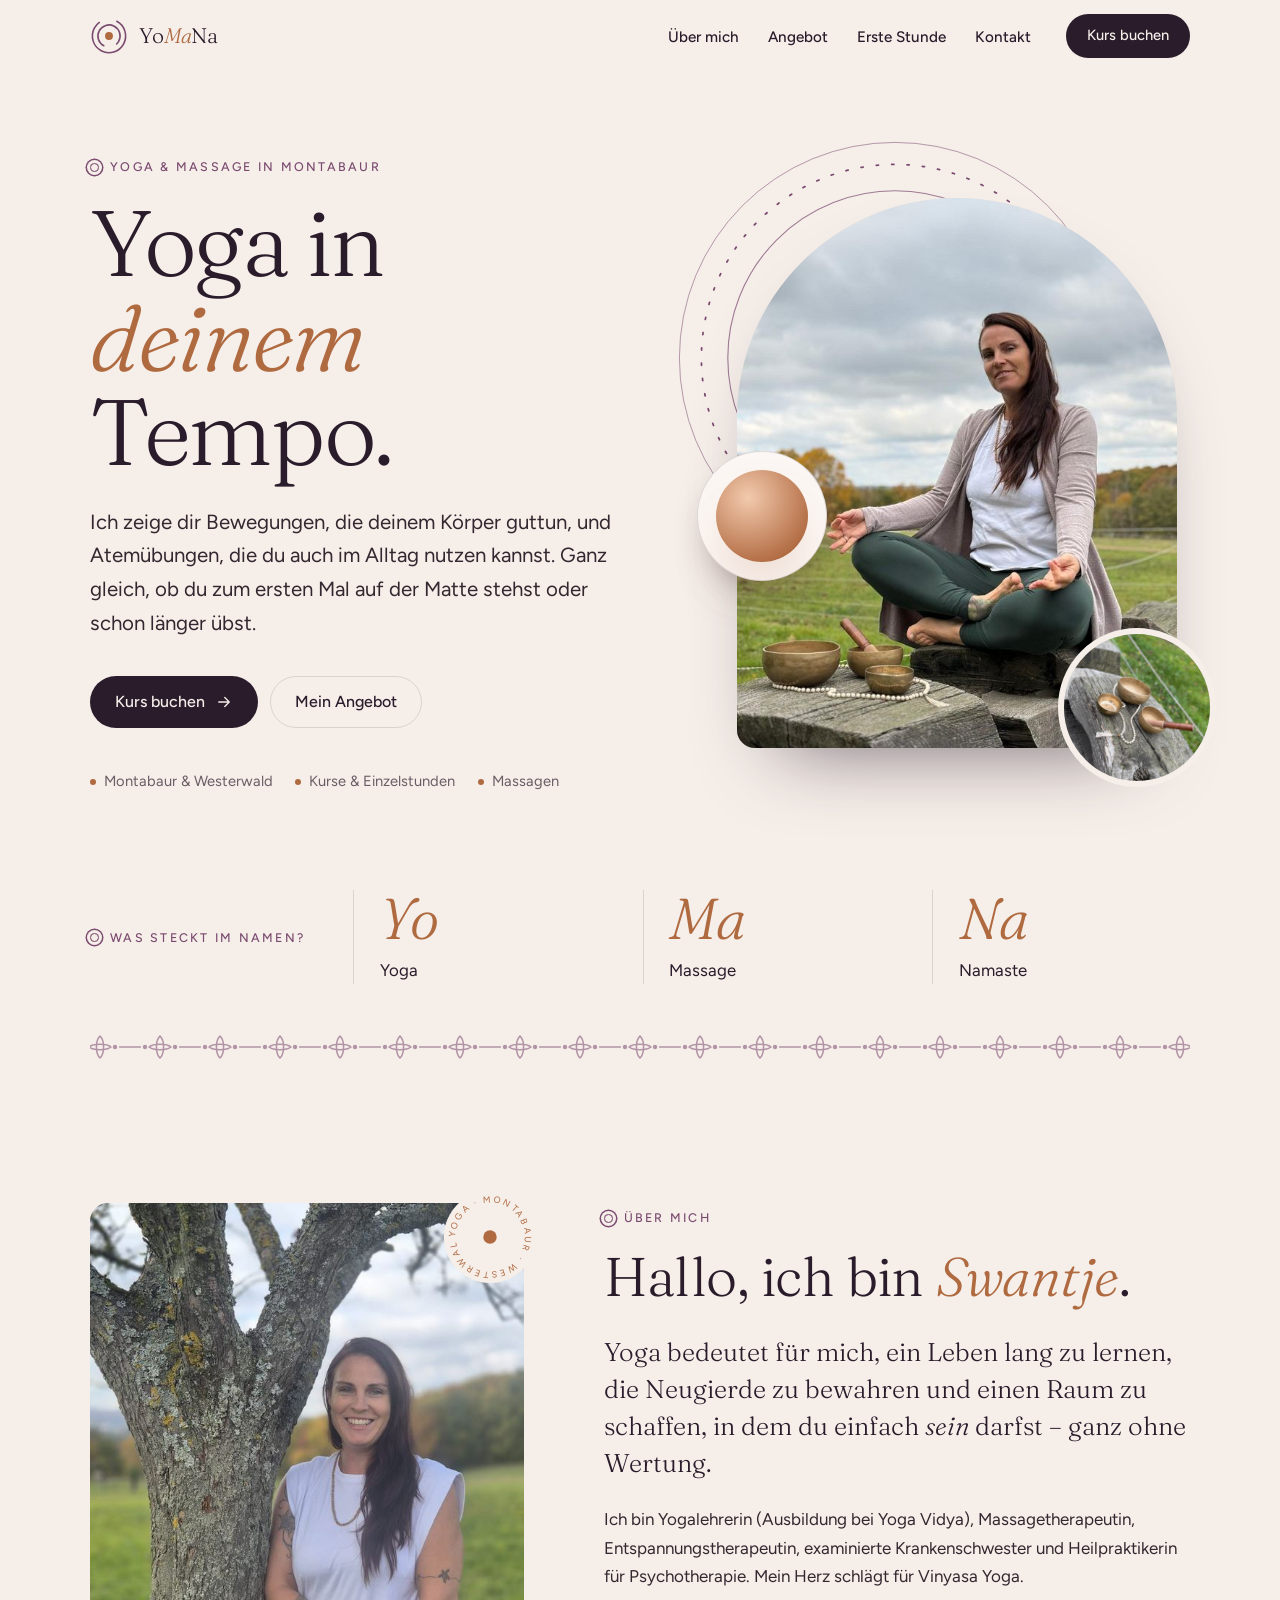
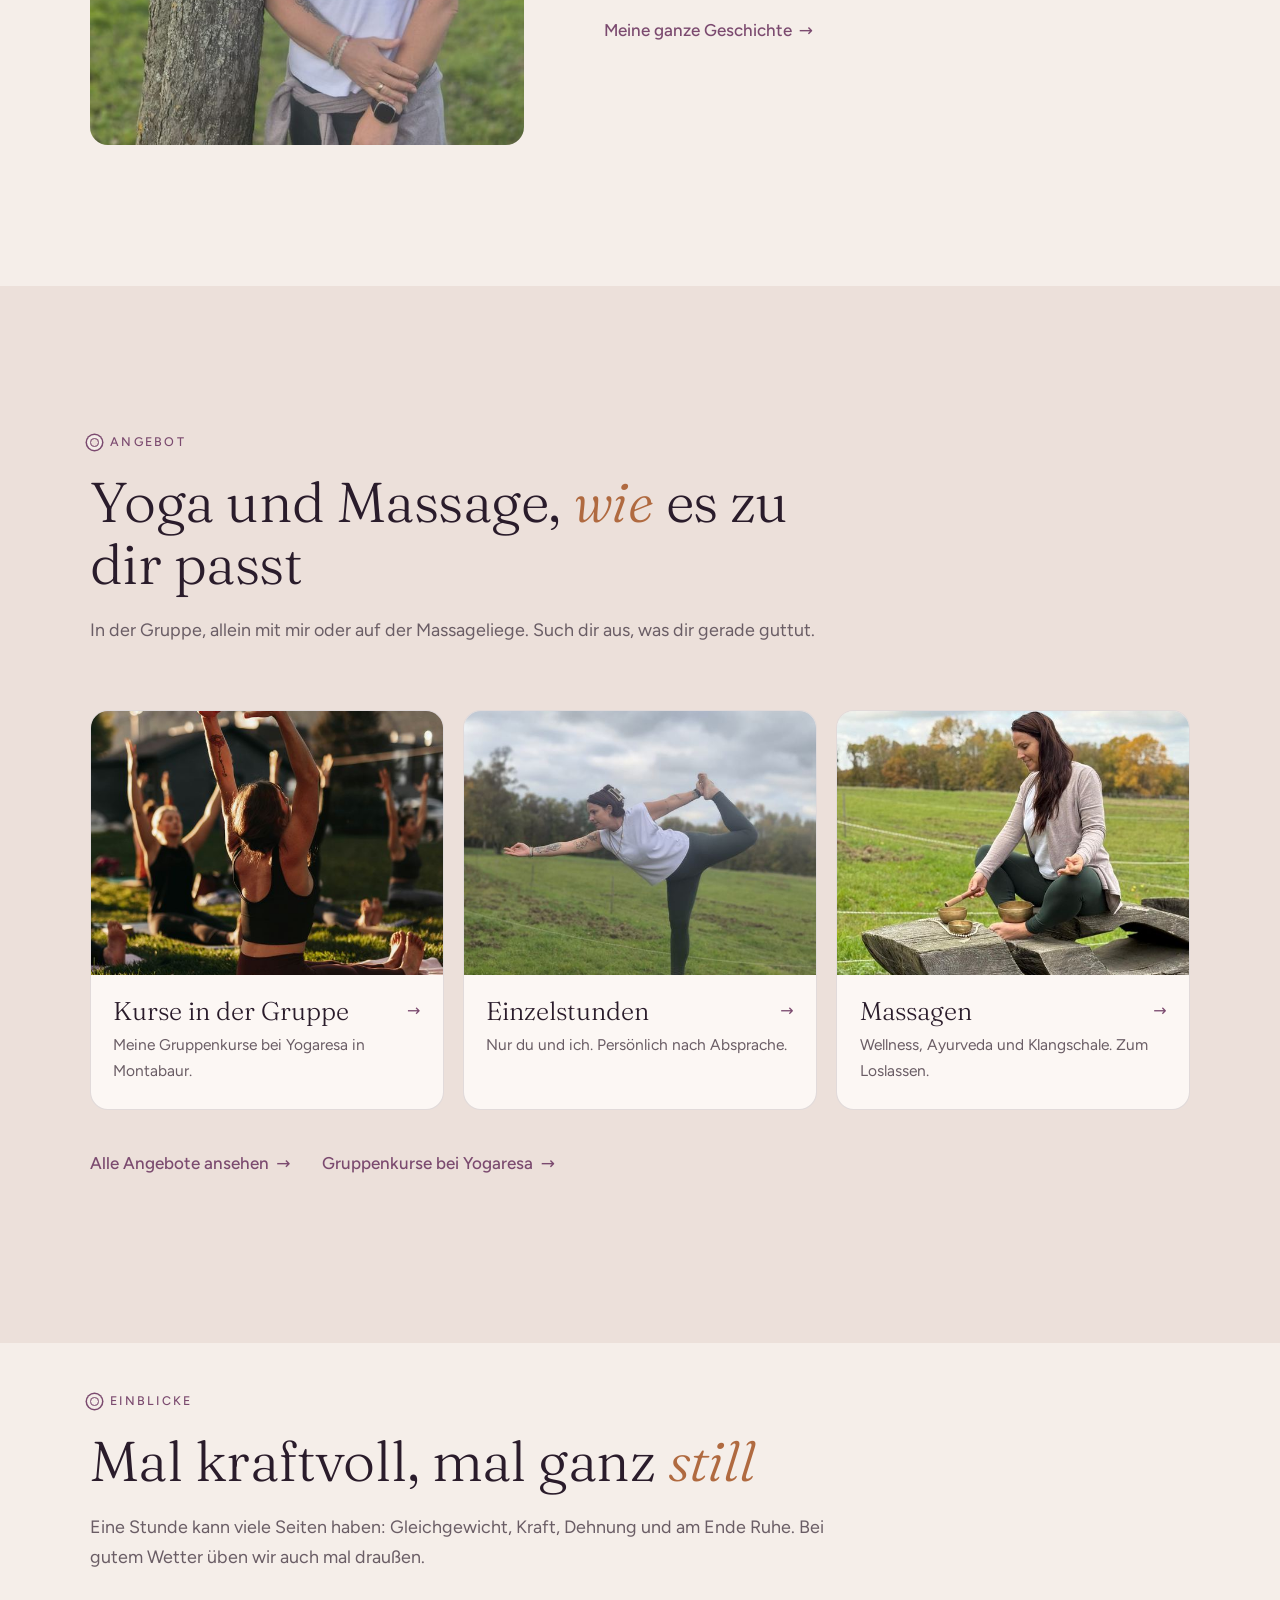
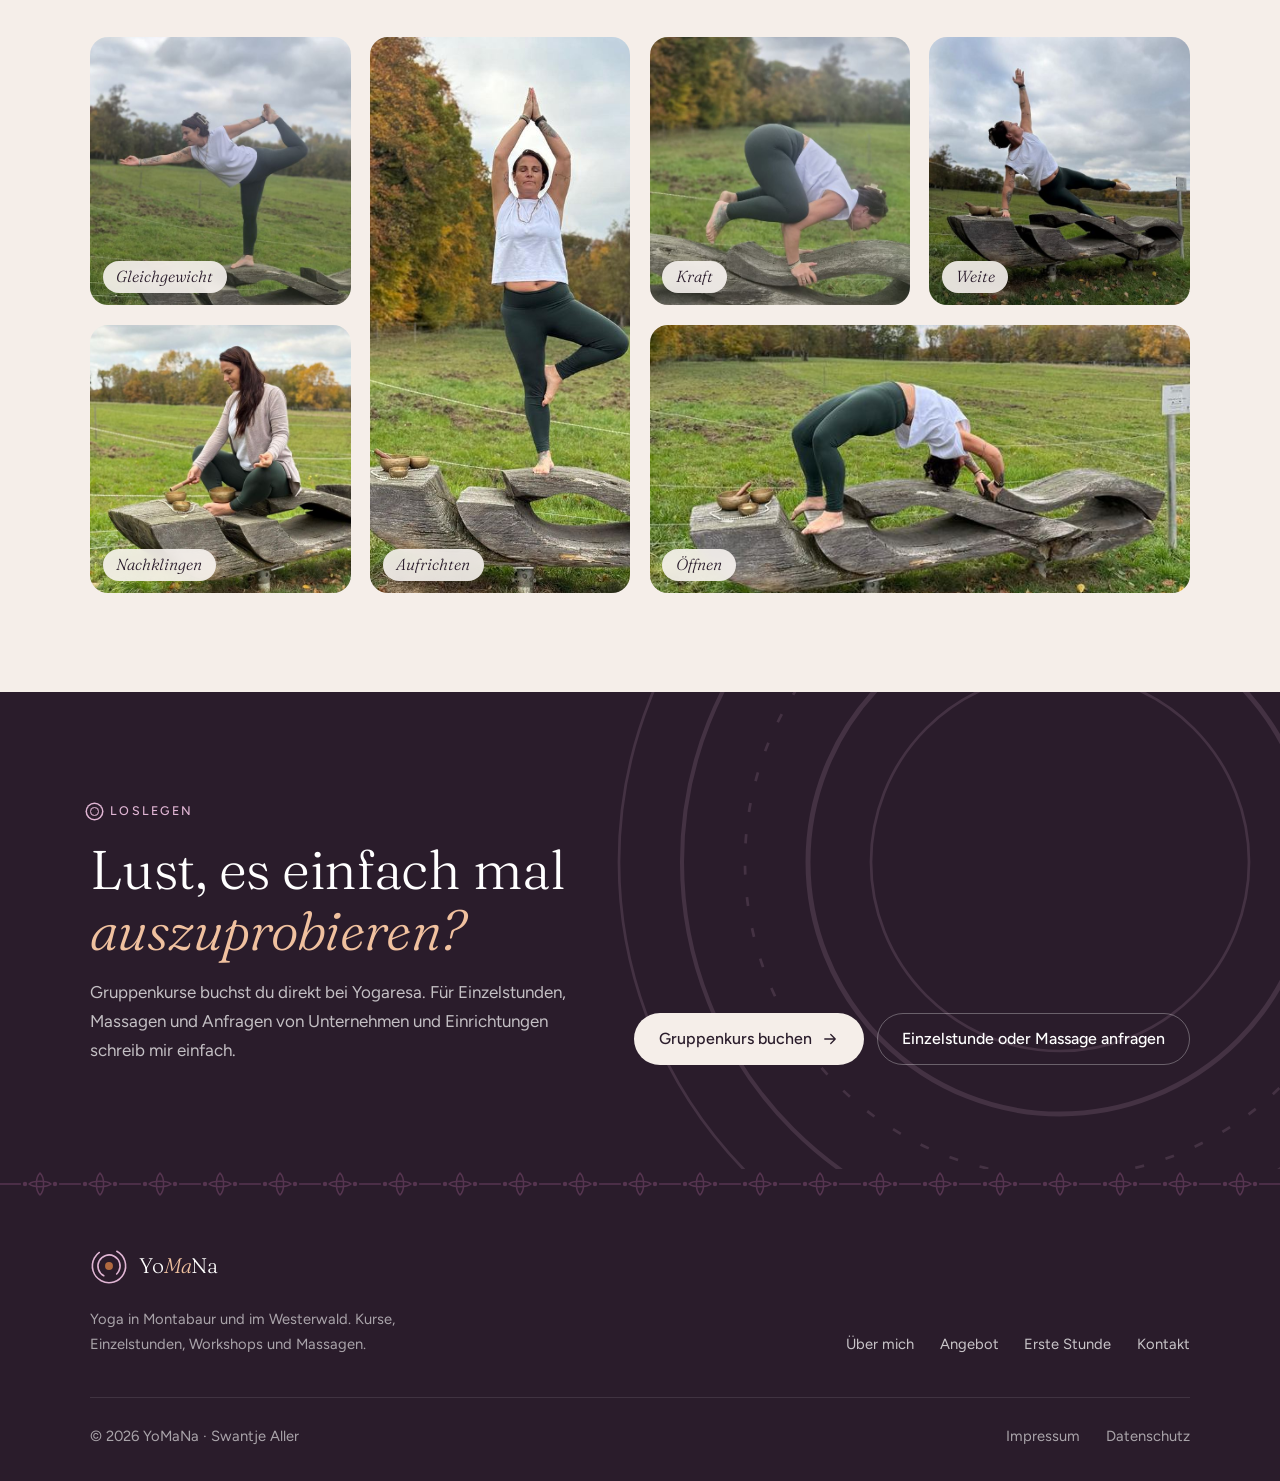
<file: index.html>
<!DOCTYPE html>
<html lang="de" class="no-js">
<head>
<meta charset="UTF-8"/>
<meta name="viewport" content="width=device-width, initial-scale=1.0"/>
<title>YoMaNa – Yoga &amp; Massage mit Swantje in Montabaur</title>
<meta name="description" content="Yoga in Montabaur mit Swantje: Vinyasa &amp; Hatha Yoga in der Gruppe, Einzelstunden, Workshops und Massagen. Für alle, die anfangen, und alle, die weiter üben."/>
<link rel="canonical" href="https://www.yomana.de/"/>
<meta name="theme-color" content="#f5eee9"/>

<!-- Favicon -->
<link rel="icon" type="image/x-icon" href="favicon.ico"/>
<link rel="icon" type="image/svg+xml" href="assets/img/icons/favicon.svg"/>
<link rel="icon" type="image/png" sizes="32x32" href="assets/img/icons/favicon-32.png"/>
<link rel="apple-touch-icon" sizes="180x180" href="assets/img/icons/apple-touch-icon.png"/>

<!-- Open Graph (Vorschau beim Teilen in WhatsApp, Signal, Facebook …) -->
<meta property="og:type" content="website"/>
<meta property="og:url" content="https://www.yomana.de/"/>
<meta property="og:title" content="YoMaNa – Yoga &amp; Massage mit Swantje in Montabaur"/>
<meta property="og:description" content="Yoga in deinem Tempo: Gruppenkurse bei Yogaresa, Einzelstunden, Workshops und Massagen in Montabaur."/>
<meta property="og:image" content="https://www.yomana.de/assets/img/social/og-image.jpg"/>
<meta property="og:image:width" content="1200"/>
<meta property="og:image:height" content="630"/>
<meta property="og:locale" content="de_DE"/>
<meta name="twitter:card" content="summary_large_image"/>

<link rel="preload" href="assets/fonts/fraunces-latin-300-normal.woff2" as="font" type="font/woff2" crossorigin/>
<link rel="preload" href="assets/fonts/figtree-latin-400-normal.woff2" as="font" type="font/woff2" crossorigin/>
<link rel="stylesheet" href="assets/css/style.css"/>

<!-- Strukturierte Daten (Google). Adresse / E-Mail ergänzen, sobald bekannt. -->
<script type="application/ld+json">
{
  "@context":"https://schema.org",
  "@type":"SportsActivityLocation",
  "name":"YoMaNa",
  "alternateName":"YoMaNa – Yoga & Massage mit Swantje",
  "description":"Yoga in Montabaur: Vinyasa & Hatha Yoga in der Gruppe, Einzelstunden, Workshops und Massagen.",
  "url":"https://www.yomana.de/",
  "image":"https://www.yomana.de/assets/img/social/og-image.jpg",
  "logo":"https://www.yomana.de/assets/img/icons/icon-512.png",
  "address":{"@type":"PostalAddress","streetAddress":"Milmet 5","postalCode":"56410","addressLocality":"Montabaur","addressRegion":"Rheinland-Pfalz","addressCountry":"DE"},
  "areaServed":"Montabaur und Westerwald",
  "email":"info@yomana.de",
  "sameAs":["https://www.instagram.com/yo_ma_na/"],
  "founder":{"@type":"Person","name":"Swantje Aller","jobTitle":"Yogalehrerin und Massagetherapeutin"}
}
</script>
</head>

<body>
<a class="skip" href="#main">Zum Inhalt springen</a>

<!-- SVG-Bausteine (einmal definiert, mehrfach verwendet) -->
<svg width="0" height="0" style="position:absolute" aria-hidden="true" focusable="false">
  <defs>
    <!-- Logo-Zeichen „Atemkreis“ (Entwurf A) -->
    <symbol id="i-mark" viewBox="0 0 48 48">
      <circle cx="24" cy="24" r="21" fill="none" stroke="var(--accent)" stroke-width="2" stroke-linecap="round" stroke-dasharray="108 24" transform="rotate(-62 24 24)"/>
      <circle cx="24" cy="24" r="14" fill="none" stroke="var(--accent)" stroke-width="2" stroke-linecap="round" stroke-dasharray="70 18" transform="rotate(118 24 24)"/>
      <circle cx="24" cy="24" r="5" fill="var(--clay)"/>
    </symbol>
    <!-- Ringe (Drehrillen / Atemringe) -->
    <symbol id="i-rings" viewBox="0 0 200 200">
      <g fill="none" stroke="currentColor">
        <circle cx="100" cy="100" r="98" stroke-width=".6"/>
        <circle cx="100" cy="100" r="84" stroke-width=".9"/>
        <circle cx="100" cy="100" r="70" stroke-width=".6" stroke-dasharray="2 5"/>
        <circle cx="100" cy="100" r="56" stroke-width="1.1"/>
        <circle cx="100" cy="100" r="42" stroke-width=".6"/>
      </g>
    </symbol>
    <!-- Grafik für Foto-Slots: Bogen + Ringe -->
    <symbol id="i-slot" viewBox="0 0 400 500" preserveAspectRatio="xMidYMid slice">
      <rect width="400" height="500" fill="var(--paper-2)"/>
      <path d="M60 500V230a140 140 0 0 1 280 0v270z" fill="var(--card)"/>
      <g fill="none" stroke="var(--accent)" opacity=".35">
        <circle cx="200" cy="250" r="60" stroke-width="1"/>
        <circle cx="200" cy="250" r="90" stroke-width=".7" stroke-dasharray="2 6"/>
        <circle cx="200" cy="250" r="120" stroke-width=".7"/>
      </g>
      <circle cx="200" cy="250" r="26" fill="var(--clay)" opacity=".85"/>
      <path d="M0 440c60-18 120-18 200 0s140 18 200 0v60H0z" fill="var(--stone)" opacity=".45"/>
    </symbol>
    <symbol id="i-cam" viewBox="0 0 24 24"><g fill="none" stroke="currentColor" stroke-width="1.6" stroke-linejoin="round"><path d="M4 7.5h3l1.6-2.5h6.8L17 7.5h3a1 1 0 0 1 1 1V18a1 1 0 0 1-1 1H4a1 1 0 0 1-1-1V8.5a1 1 0 0 1 1-1z"/><circle cx="12" cy="13" r="3.6"/></g></symbol>
    <symbol id="i-arrow" viewBox="0 0 24 24"><path d="M5 12h14M13 6l6 6-6 6" fill="none" stroke="currentColor" stroke-width="1.7" stroke-linecap="round" stroke-linejoin="round"/></symbol>
  </defs>
</svg>

<!-- ================= NAVIGATION (auf allen Seiten gleich halten) ================= -->
<header class="nav" id="nav">
  <div class="wrap">
    <a href="index.html" class="brand" aria-label="YoMaNa – zur Startseite">
      <svg class="brand-mark" aria-hidden="true"><use href="#i-mark"/></svg>
      <span class="brand-name">Yo<em>Ma</em>Na</span>
    </a>
    <button class="burger" id="burger" aria-label="Menü öffnen" aria-expanded="false" aria-controls="menu">
      <span></span><span></span><span></span>
    </button>
    <ul class="nav-links" id="menu">
      <li><a href="ueber-mich.html">Über mich</a></li>
      <li><a href="angebot.html">Angebot</a></li>
      <li><a href="erste-stunde.html">Erste Stunde</a></li>
      <li><a href="kontakt.html">Kontakt</a></li>
      <li><a href="https://yogaresa.de/kurse/" target="_blank" rel="noopener" class="btn btn-primary">Kurs buchen</a></li>
    </ul>
  </div>
</header>

<main id="main">

<!-- ================= HERO ================= -->
<section class="hero" id="top">
  <div class="wrap hero-grid">
    <div class="hero-copy reveal">
      <span class="eyebrow">Yoga &amp; Massage in Montabaur</span>
      <h1>Yoga in <em>deinem</em> Tempo.</h1>
      <p class="hero-lead">Ich zeige dir Bewegungen, die deinem Körper guttun, und Atemübungen, die du auch im Alltag nutzen kannst. Ganz gleich, ob du zum ersten Mal auf der Matte stehst oder schon länger übst.</p>
      <div class="hero-actions">
        <a href="https://yogaresa.de/kurse/" target="_blank" rel="noopener" class="btn btn-primary">Kurs buchen <svg aria-hidden="true"><use href="#i-arrow"/></svg></a>
        <a href="angebot.html" class="btn btn-ghost">Mein Angebot</a>
      </div>
      <ul class="hero-meta">
        <li>Montabaur &amp; Westerwald</li>
        <li>Kurse &amp; Einzelstunden</li>
        <li>Massagen</li>
      </ul>
    </div>

    <div class="hero-visual reveal">
      <svg class="hero-rings" viewBox="0 0 200 200" aria-hidden="true">
        <circle cx="100" cy="100" r="98" stroke-width=".4" opacity=".6"/>
        <g class="r-slow"><circle cx="100" cy="100" r="88" stroke-width=".8" stroke-dasharray="1 6" stroke-linecap="round"/></g>
        <circle cx="100" cy="100" r="76" stroke-width=".5" opacity=".7"/>
      </svg>
      <figure class="hero-photo">
        <img src="assets/img/fotos/swantje-sitz-klangschalen-1200.jpg"
             srcset="assets/img/fotos/swantje-sitz-klangschalen-600.jpg 600w, assets/img/fotos/swantje-sitz-klangschalen-1200.jpg 1200w"
             sizes="(min-width:900px) 460px, 88vw"
             alt="Swantje sitzt im Schneidersitz auf einer Holzskulptur auf einer Herbstwiese, vor ihr Klangschalen, und lächelt in die Kamera."
             width="1200" height="1600" fetchpriority="high"/>
      </figure>
      <figure class="hero-inset">
        <img src="assets/img/fotos/klangschalen-600.jpg" alt="Drei Klangschalen und eine Perlenkette auf altem Holz." width="600" height="800" loading="lazy"/>
      </figure>
      <div class="breath-badge" aria-hidden="true">
        <div class="breath-core"></div>
        <div class="breath-label"><span class="b-in">einatmen</span><span class="b-out">ausatmen</span><span class="b-still">durchatmen</span></div>
      </div>
    </div>
  </div>
</section>

<!-- ================= NAME: Yo·ma·na ================= -->
<section class="name-strip" aria-labelledby="name-h">
  <div class="wrap">
    <div class="name-inner reveal">
      <h2 id="name-h" class="name-title"><span class="eyebrow">Was steckt im Namen?</span></h2>
      <ol class="syllables">
        <li><b>Yo</b><span>Yoga</span></li>
        <li><b>Ma</b><span>Massage</span></li>
        <li><b>Na</b><span>Namaste</span></li>
      </ol>
    </div>
    <div class="ornament" aria-hidden="true"></div>
  </div>
</section>

<!-- ================= ÜBER MICH (Kurzfassung, ganze Geschichte auf ueber-mich.html) ================= -->
<section class="section" id="ueber-mich-kurz">
  <div class="wrap about-grid">
    <div class="about-photo reveal">
      <figure class="slot ratio-45">
        <img src="assets/img/fotos/swantje-portrait-1200.jpg"
             srcset="assets/img/fotos/swantje-portrait-600.jpg 600w, assets/img/fotos/swantje-portrait-1200.jpg 1200w"
             sizes="(min-width:900px) 440px, 90vw"
             alt="Porträt von Swantje: Sie lehnt lächelnd an einem Baum, im Hintergrund eine Wiese und Herbstwald."
             width="1200" height="1600" loading="lazy"/>
      </figure>
      <svg class="stamp" viewBox="0 0 100 100" aria-hidden="true">
        <defs><path id="stamp-circle" d="M50 50m-36 0a36 36 0 1 1 72 0a36 36 0 1 1-72 0"/></defs>
        <circle cx="50" cy="50" r="48" fill="var(--paper)"/>
        <text font-family="Figtree,sans-serif" font-size="9.4" letter-spacing="2.4" fill="currentColor"><textPath href="#stamp-circle">YOGA · MONTABAUR · WESTERWALD ·</textPath></text>
        <circle cx="50" cy="50" r="7" fill="currentColor"/>
      </svg>
    </div>
    <div class="about-copy reveal">
      <span class="eyebrow">Über mich</span>
      <h2>Hallo, ich bin <em>Swantje</em>.</h2>
      <p class="lead">Yoga bedeutet für mich, ein Leben lang zu lernen, die Neugierde zu bewahren und einen Raum zu schaffen, in dem du einfach <em>sein</em> darfst – ganz ohne Wertung.</p>
      <p>Ich bin Yogalehrerin (Ausbildung bei Yoga Vidya), Massagetherapeutin, Entspannungstherapeutin, examinierte Krankenschwester und Heilpraktikerin für Psychotherapie. Mein Herz schlägt für Vinyasa Yoga.</p>
      <a class="link-arrow" href="ueber-mich.html">Meine ganze Geschichte</a>
    </div>
  </div>
</section>

<!-- ================= ANGEBOT (Kurzfassung, Details auf angebot.html) ================= -->
<section class="section alt" id="angebot-kurz">
  <div class="wrap">
    <div class="section-head reveal">
      <span class="eyebrow">Angebot</span>
      <h2>Yoga und Massage, <em>wie</em> es zu dir passt</h2>
      <p>In der Gruppe, allein mit mir oder auf der Massageliege. Such dir aus, was dir gerade guttut.</p>
    </div>
    <div class="teasers reveal-stagger">
      <a class="teaser" href="https://yogaresa.de/kurse/" target="_blank" rel="noopener">
        <figure><img src="assets/img/fotos/gruppe-unsplash-600.jpg" srcset="assets/img/fotos/gruppe-unsplash-600.jpg 600w, assets/img/fotos/gruppe-unsplash-1200.jpg 1200w" sizes="(min-width:760px) 30vw, 90vw" alt="" width="600" height="900" loading="lazy" style="object-position:50% 55%"/></figure>
        <span class="teaser-body"><b>Kurse in der Gruppe</b><span>Meine Gruppenkurse bei Yogaresa in Montabaur.</span></span>
      </a>
      <a class="teaser" href="kontakt.html">
        <figure><img src="assets/img/fotos/taenzer-600.jpg" alt="" width="600" height="800" loading="lazy"/></figure>
        <span class="teaser-body"><b>Einzelstunden</b><span>Nur du und ich. Persönlich nach Absprache.</span></span>
      </a>
      <a class="teaser" href="angebot.html#massagen">
        <figure><img src="assets/img/fotos/klangschale-anschlagen-600.jpg" alt="" width="600" height="800" loading="lazy"/></figure>
        <span class="teaser-body"><b>Massagen</b><span>Wellness, Ayurveda und Klangschale. Zum Loslassen.</span></span>
      </a>
    </div>
    <p class="teasers-more reveal"><a class="link-arrow" href="angebot.html">Alle Angebote ansehen</a> <a class="link-arrow" href="https://yogaresa.de/kurse/" target="_blank" rel="noopener">Gruppenkurse bei Yogaresa</a></p>
  </div>
</section>

<!-- ================= EINBLICKE (Fotogalerie) ================= -->
<!-- Mobil: waagerecht wischen. Desktop: Mosaik. Foto tauschen = src/srcset/alt im <img> ändern. -->
<section class="section gallery-section" id="einblicke" aria-labelledby="einblicke-h">
  <div class="wrap">
    <div class="section-head reveal">
      <span class="eyebrow">Einblicke</span>
      <h2 id="einblicke-h">Mal kraftvoll, mal ganz <em>still</em></h2>
      <p>Eine Stunde kann viele Seiten haben: Gleichgewicht, Kraft, Dehnung und am Ende Ruhe. Bei gutem Wetter üben wir auch mal draußen.</p>
    </div>
  </div>
  <ul class="gallery reveal-stagger" aria-label="Fotos von Swantje beim Yoga">
    <li>
      <figure>
        <img src="assets/img/fotos/taenzer-1200.jpg" srcset="assets/img/fotos/taenzer-600.jpg 600w, assets/img/fotos/taenzer-1200.jpg 1200w" sizes="(min-width:900px) 22vw, 72vw" alt="Swantje im Tänzer auf einer geschwungenen Holzskulptur, einen Arm nach vorn gestreckt." width="1200" height="1600" loading="lazy"/>
        <figcaption>Gleichgewicht</figcaption>
      </figure>
    </li>
    <li class="g-tall">
      <figure>
        <img src="assets/img/fotos/baum-1200.jpg" srcset="assets/img/fotos/baum-600.jpg 600w, assets/img/fotos/baum-1200.jpg 1200w" sizes="(min-width:900px) 22vw, 72vw" alt="Swantje im Baum, die Hände über dem Kopf zusammen, vor herbstlichen Bäumen." width="1200" height="1600" loading="lazy"/>
        <figcaption>Aufrichten</figcaption>
      </figure>
    </li>
    <li>
      <figure>
        <img src="assets/img/fotos/kraehe-1200.jpg" srcset="assets/img/fotos/kraehe-600.jpg 600w, assets/img/fotos/kraehe-1200.jpg 1200w" sizes="(min-width:900px) 22vw, 72vw" alt="Swantje in der Krähe, die Hände auf dem Holz, die Knie auf den Oberarmen." width="1200" height="1600" loading="lazy"/>
        <figcaption>Kraft</figcaption>
      </figure>
    </li>
    <li class="g-wide">
      <figure>
        <img src="assets/img/fotos/rad-1200.jpg" srcset="assets/img/fotos/rad-600.jpg 600w, assets/img/fotos/rad-1200.jpg 1200w" sizes="(min-width:900px) 44vw, 72vw" alt="Swantje in einer tiefen Rückbeuge (Rad) auf der Holzskulptur." width="1200" height="1600" loading="lazy"/>
        <figcaption>Öffnen</figcaption>
      </figure>
    </li>
    <li>
      <figure>
        <img src="assets/img/fotos/seitstuetz-1200.jpg" srcset="assets/img/fotos/seitstuetz-600.jpg 600w, assets/img/fotos/seitstuetz-1200.jpg 1200w" sizes="(min-width:900px) 22vw, 72vw" alt="Swantje im seitlichen Stütz auf der Holzskulptur, ein Arm zeigt in den Himmel." width="1200" height="1600" loading="lazy"/>
        <figcaption>Weite</figcaption>
      </figure>
    </li>
    <li>
      <figure>
        <img src="assets/img/fotos/klangschale-anschlagen-1200.jpg" srcset="assets/img/fotos/klangschale-anschlagen-600.jpg 600w, assets/img/fotos/klangschale-anschlagen-1200.jpg 1200w" sizes="(min-width:900px) 22vw, 72vw" alt="Swantje sitzt auf der Holzskulptur und schlägt eine Klangschale an." width="1200" height="1600" loading="lazy"/>
        <figcaption>Nachklingen</figcaption>
      </figure>
    </li>
  </ul>
  <div class="wrap"><p class="gallery-hint" aria-hidden="true">Zum Weiterblättern wischen</p></div>
</section>

<!-- ================= PROBESTUNDE (Abschluss jeder Seite) ================= -->
<section class="section on-dark cta-band">
  <svg class="contact-rings" aria-hidden="true"><use href="#i-rings"/></svg>
  <div class="wrap cta-inner reveal">
    <div>
      <span class="eyebrow">Loslegen</span>
      <h2>Lust, es einfach mal <em>auszuprobieren?</em></h2>
      <p>Gruppenkurse buchst du direkt bei Yogaresa. Für Einzelstunden, Massagen und Anfragen von Unternehmen und Einrichtungen schreib mir einfach.</p>
    </div>
    <div class="cta-actions">
      <a class="btn btn-light" href="https://yogaresa.de/kurse/" target="_blank" rel="noopener">Gruppenkurs buchen <svg aria-hidden="true"><use href="#i-arrow"/></svg></a>
      <a class="btn btn-line-light" href="kontakt.html">Einzelstunde oder Massage anfragen</a>
    </div>
  </div>
</section>

</main>

<!-- ================= FOOTER ================= -->
<footer class="footer">
  <div class="ornament" aria-hidden="true"></div>
  <div class="wrap">
    <div class="footer-top">
      <div>
        <a href="index.html" class="brand" aria-label="YoMaNa – zur Startseite">
          <svg class="brand-mark" aria-hidden="true"><use href="#i-mark"/></svg>
          <span class="brand-name">Yo<em>Ma</em>Na</span>
        </a>
        <p>Yoga in Montabaur und im Westerwald. Kurse, Einzelstunden, Workshops und Massagen.</p>
      </div>
      <nav aria-label="Seitenbereiche">
        <a href="ueber-mich.html">Über mich</a><a href="angebot.html">Angebot</a><a href="erste-stunde.html">Erste Stunde</a><a href="kontakt.html">Kontakt</a>
      </nav>
    </div>
    <div class="footer-bottom">
      <span>© <span id="year">2026</span> YoMaNa · Swantje Aller</span>
      <nav aria-label="Rechtliches"><a href="impressum.html">Impressum</a><a href="datenschutz.html">Datenschutz</a></nav>
    </div>
  </div>
</footer>

<script src="assets/js/main.js" defer></script>
</body>
</html>
</file>
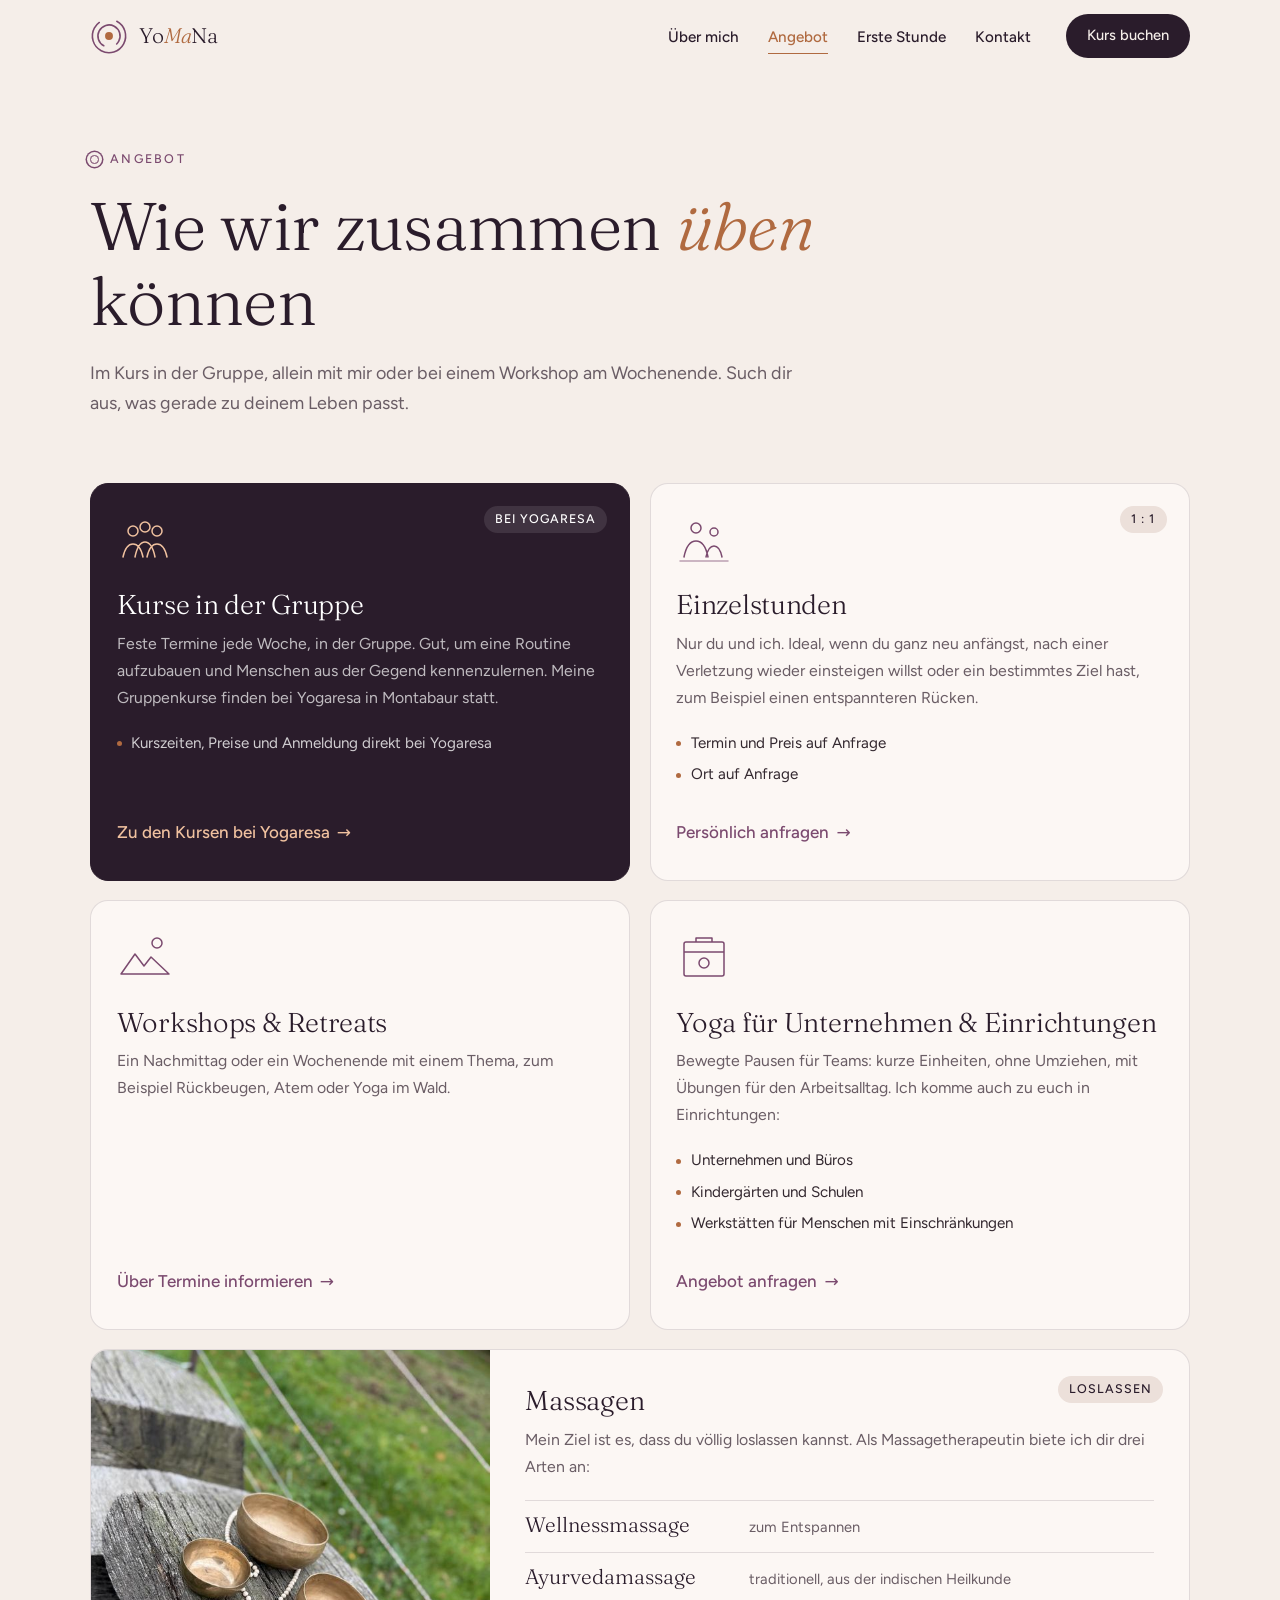
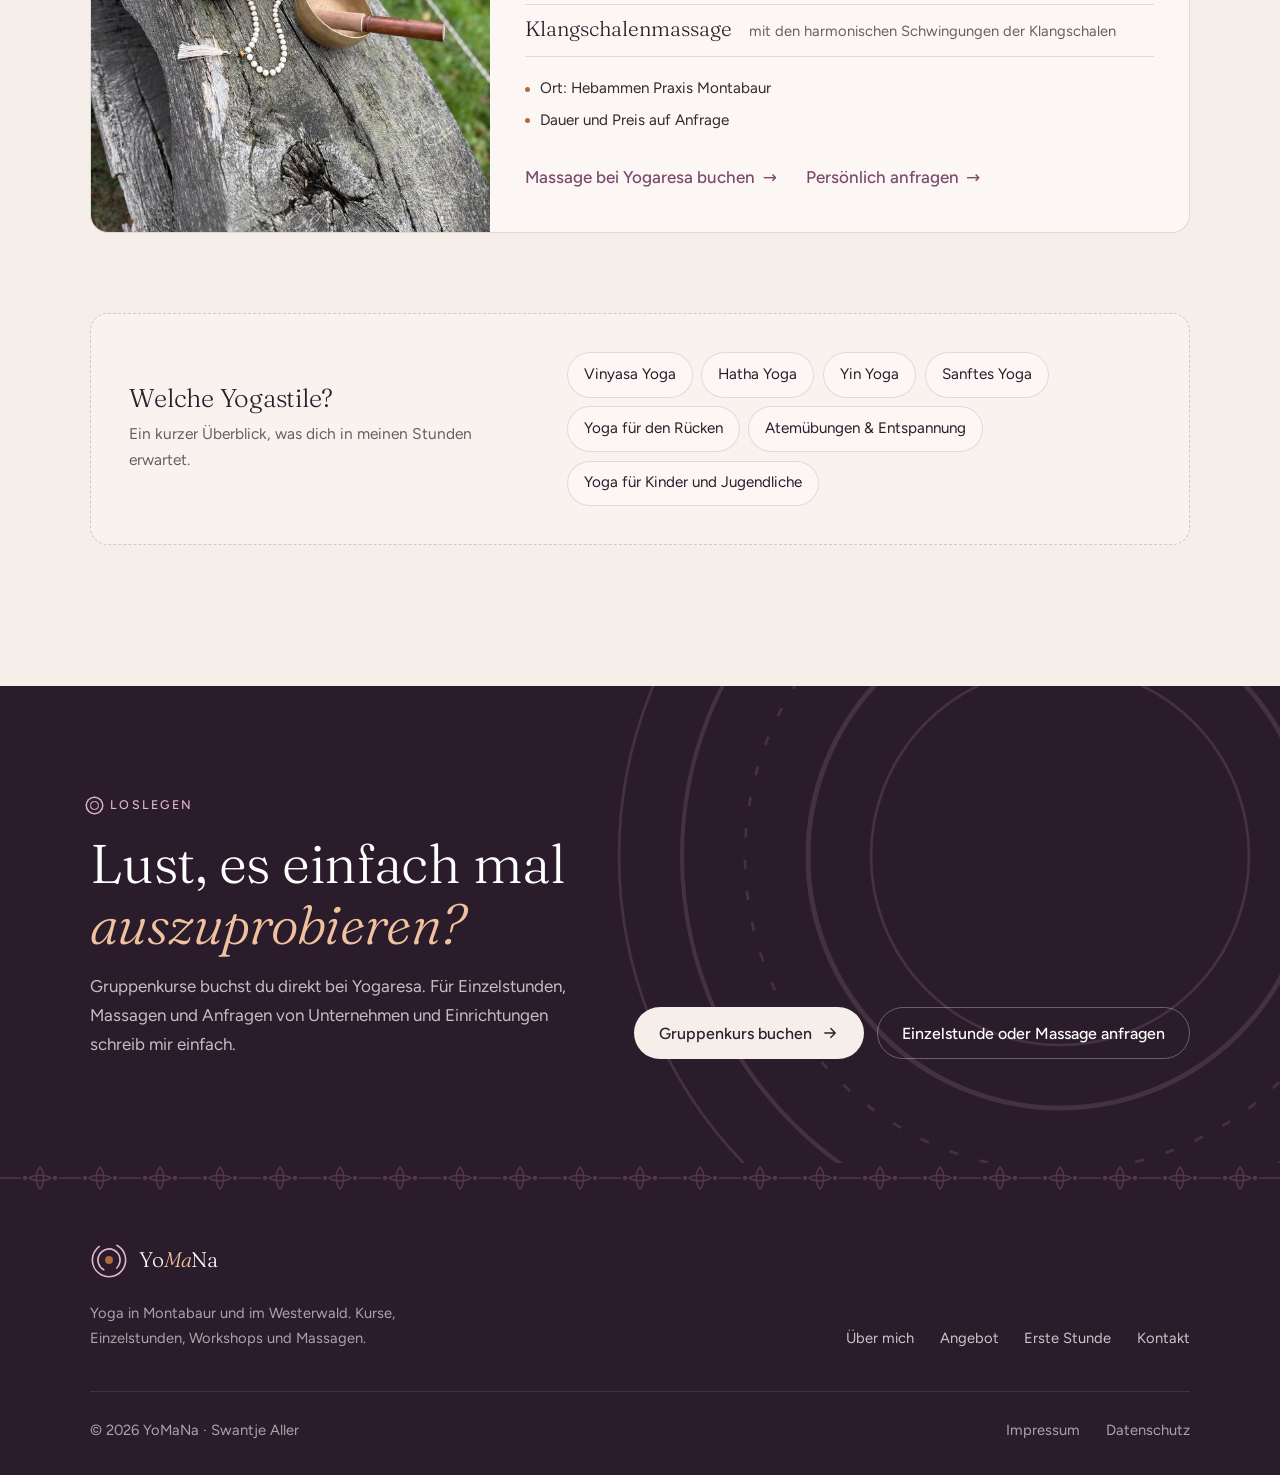
<file: angebot.html>
<!DOCTYPE html>
<html lang="de" class="no-js">
<head>
<meta charset="UTF-8"/>
<meta name="viewport" content="width=device-width, initial-scale=1.0"/>
<title>Angebot: Yoga &amp; Massage | YoMaNa</title>
<meta name="description" content="Yoga-Kurse in der Gruppe, Einzelstunden, Workshops, Yoga für Unternehmen und Einrichtungen, Yoga für Kinder und Massagen (Wellness, Ayurveda, Klangschale) in Montabaur."/>
<link rel="canonical" href="https://www.yomana.de/angebot.html"/>
<meta name="theme-color" content="#f5eee9"/>

<link rel="icon" type="image/x-icon" href="favicon.ico"/>
<link rel="icon" type="image/svg+xml" href="assets/img/icons/favicon.svg"/>
<link rel="icon" type="image/png" sizes="32x32" href="assets/img/icons/favicon-32.png"/>
<link rel="apple-touch-icon" sizes="180x180" href="assets/img/icons/apple-touch-icon.png"/>

<meta property="og:type" content="website"/>
<meta property="og:url" content="https://www.yomana.de/angebot.html"/>
<meta property="og:title" content="Angebot: Yoga &amp; Massage | YoMaNa"/>
<meta property="og:description" content="Yoga-Kurse in der Gruppe, Einzelstunden, Workshops, Yoga für Unternehmen und Einrichtungen, Yoga für Kinder und Massagen (Wellness, Ayurveda, Klangschale) in Montabaur."/>
<meta property="og:image" content="https://www.yomana.de/assets/img/social/og-image.jpg"/>
<meta property="og:image:width" content="1200"/>
<meta property="og:image:height" content="630"/>
<meta property="og:locale" content="de_DE"/>
<meta name="twitter:card" content="summary_large_image"/>

<link rel="preload" href="assets/fonts/fraunces-latin-300-normal.woff2" as="font" type="font/woff2" crossorigin/>
<link rel="preload" href="assets/fonts/figtree-latin-400-normal.woff2" as="font" type="font/woff2" crossorigin/>
<link rel="stylesheet" href="assets/css/style.css"/>
</head>

<body>
<a class="skip" href="#main">Zum Inhalt springen</a>

<!-- SVG-Bausteine (einmal definiert, mehrfach verwendet) -->
<svg width="0" height="0" style="position:absolute" aria-hidden="true" focusable="false">
  <defs>
    <!-- Logo-Zeichen „Atemkreis“ (Entwurf A) -->
    <symbol id="i-mark" viewBox="0 0 48 48">
      <circle cx="24" cy="24" r="21" fill="none" stroke="var(--accent)" stroke-width="2" stroke-linecap="round" stroke-dasharray="108 24" transform="rotate(-62 24 24)"/>
      <circle cx="24" cy="24" r="14" fill="none" stroke="var(--accent)" stroke-width="2" stroke-linecap="round" stroke-dasharray="70 18" transform="rotate(118 24 24)"/>
      <circle cx="24" cy="24" r="5" fill="var(--clay)"/>
    </symbol>
    <!-- Ringe (Drehrillen / Atemringe) -->
    <symbol id="i-rings" viewBox="0 0 200 200">
      <g fill="none" stroke="currentColor">
        <circle cx="100" cy="100" r="98" stroke-width=".6"/>
        <circle cx="100" cy="100" r="84" stroke-width=".9"/>
        <circle cx="100" cy="100" r="70" stroke-width=".6" stroke-dasharray="2 5"/>
        <circle cx="100" cy="100" r="56" stroke-width="1.1"/>
        <circle cx="100" cy="100" r="42" stroke-width=".6"/>
      </g>
    </symbol>
    <!-- Grafik für Foto-Slots: Bogen + Ringe -->
    <symbol id="i-slot" viewBox="0 0 400 500" preserveAspectRatio="xMidYMid slice">
      <rect width="400" height="500" fill="var(--paper-2)"/>
      <path d="M60 500V230a140 140 0 0 1 280 0v270z" fill="var(--card)"/>
      <g fill="none" stroke="var(--accent)" opacity=".35">
        <circle cx="200" cy="250" r="60" stroke-width="1"/>
        <circle cx="200" cy="250" r="90" stroke-width=".7" stroke-dasharray="2 6"/>
        <circle cx="200" cy="250" r="120" stroke-width=".7"/>
      </g>
      <circle cx="200" cy="250" r="26" fill="var(--clay)" opacity=".85"/>
      <path d="M0 440c60-18 120-18 200 0s140 18 200 0v60H0z" fill="var(--stone)" opacity=".45"/>
    </symbol>
    <symbol id="i-cam" viewBox="0 0 24 24"><g fill="none" stroke="currentColor" stroke-width="1.6" stroke-linejoin="round"><path d="M4 7.5h3l1.6-2.5h6.8L17 7.5h3a1 1 0 0 1 1 1V18a1 1 0 0 1-1 1H4a1 1 0 0 1-1-1V8.5a1 1 0 0 1 1-1z"/><circle cx="12" cy="13" r="3.6"/></g></symbol>
    <symbol id="i-arrow" viewBox="0 0 24 24"><path d="M5 12h14M13 6l6 6-6 6" fill="none" stroke="currentColor" stroke-width="1.7" stroke-linecap="round" stroke-linejoin="round"/></symbol>
  </defs>
</svg>

<!-- ================= NAVIGATION (auf allen Seiten gleich halten) ================= -->
<header class="nav" id="nav">
  <div class="wrap">
    <a href="index.html" class="brand" aria-label="YoMaNa – zur Startseite">
      <svg class="brand-mark" aria-hidden="true"><use href="#i-mark"/></svg>
      <span class="brand-name">Yo<em>Ma</em>Na</span>
    </a>
    <button class="burger" id="burger" aria-label="Menü öffnen" aria-expanded="false" aria-controls="menu">
      <span></span><span></span><span></span>
    </button>
    <ul class="nav-links" id="menu">
      <li><a href="ueber-mich.html">Über mich</a></li>
      <li><a href="angebot.html" aria-current="page">Angebot</a></li>
      <li><a href="erste-stunde.html">Erste Stunde</a></li>
      <li><a href="kontakt.html">Kontakt</a></li>
      <li><a href="https://yogaresa.de/kurse/" target="_blank" rel="noopener" class="btn btn-primary">Kurs buchen</a></li>
    </ul>
  </div>
</header>

<main id="main">

<!-- ================= ANGEBOT ================= -->
<section class="section page-first" id="angebot">
  <div class="wrap">
    <div class="section-head reveal">
      <span class="eyebrow">Angebot</span>
      <h1>Wie wir zusammen <em>üben</em> können</h1>
      <p>Im Kurs in der Gruppe, allein mit mir oder bei einem Workshop am Wochenende. Such dir aus, was gerade zu deinem Leben passt.</p>
    </div>

    <div class="offers reveal-stagger">
      <article class="offer featured wide">
        <svg class="offer-icon" viewBox="0 0 56 56" aria-hidden="true"><g fill="none" stroke="currentColor" stroke-width="1.5" stroke-linecap="round"><circle cx="16" cy="18" r="5"/><circle cx="40" cy="18" r="5"/><circle cx="28" cy="14" r="5"/><path d="M6 44c2-9 6-13 10-13s8 4 10 13M30 44c2-9 6-13 10-13s8 4 10 13M18 44c2-10 6-15 10-15s8 5 10 15"/></g></svg>
        <span class="tag">bei Yogaresa</span>
        <h3>Kurse in der Gruppe</h3>
        <p>Feste Termine jede Woche, in der Gruppe. Gut, um eine Routine aufzubauen und Menschen aus der Gegend kennenzulernen. Meine Gruppenkurse finden bei Yogaresa in Montabaur statt.</p>
        <ul>
          <li>Kurszeiten, Preise und Anmeldung direkt bei Yogaresa</li>
        </ul>
        <a class="link-arrow" href="https://yogaresa.de/kurse/" target="_blank" rel="noopener">Zu den Kursen bei Yogaresa</a>
      </article>

      <article class="offer wide">
        <svg class="offer-icon" viewBox="0 0 56 56" aria-hidden="true"><g fill="none" stroke="currentColor" stroke-width="1.5" stroke-linecap="round"><circle cx="20" cy="15" r="5"/><circle cx="38" cy="19" r="4"/><path d="M8 44c2-10 6-16 12-16s10 6 12 16M30 44c1.5-7 4.5-11 8-11s6.5 4 8 11"/><path d="M4 48h48" opacity=".5"/></g></svg>
        <span class="tag">1 : 1</span>
        <h3>Einzelstunden</h3>
        <p>Nur du und ich. Ideal, wenn du ganz neu anfängst, nach einer Verletzung wieder einsteigen willst oder ein bestimmtes Ziel hast, zum Beispiel einen entspannteren Rücken.</p>
        <ul>
          <li>Termin und Preis auf Anfrage</li>
          <li>Ort auf Anfrage</li>
        </ul>
        <a class="link-arrow" href="kontakt.html">Persönlich anfragen</a>
      </article>

      <article class="offer wide">
        <svg class="offer-icon" viewBox="0 0 56 56" aria-hidden="true"><g fill="none" stroke="currentColor" stroke-width="1.5" stroke-linecap="round" stroke-linejoin="round"><path d="M4 44l14-20 9 12 7-9 18 17z"/><circle cx="40" cy="13" r="5"/></g></svg>
        <h3>Workshops &amp; Retreats</h3>
        <p>Ein Nachmittag oder ein Wochenende mit einem Thema, zum Beispiel Rückbeugen, Atem oder Yoga im Wald.</p>
        <a class="link-arrow js-mail" data-u="info" data-d="yomana.de" data-subject="Workshops und Retreats" href="kontakt.html">Über Termine informieren</a>
      </article>

      <article class="offer wide">
        <svg class="offer-icon" viewBox="0 0 56 56" aria-hidden="true"><g fill="none" stroke="currentColor" stroke-width="1.5" stroke-linejoin="round"><rect x="8" y="12" width="40" height="34" rx="2"/><path d="M8 22h40M20 12V8h16v4"/><circle cx="28" cy="33" r="5"/></g></svg>
        <h3>Yoga für Unternehmen &amp; Einrichtungen</h3>
        <p>Bewegte Pausen für Teams: kurze Einheiten, ohne Umziehen, mit Übungen für den Arbeitsalltag. Ich komme auch zu euch in Einrichtungen:</p>
        <ul>
          <li>Unternehmen und Büros</li>
          <li>Kindergärten und Schulen</li>
          <li>Werkstätten für Menschen mit Einschränkungen</li>
        </ul>
        <a class="link-arrow js-mail" data-u="info" data-d="yomana.de" data-subject="Anfrage Yoga für Unternehmen und Einrichtungen" href="kontakt.html">Angebot anfragen</a>
      </article>


      <!-- Massagen: volle Breite mit Foto -->
      <article class="offer offer-photo full" id="massagen">
        <figure class="offer-img">
          <img src="assets/img/fotos/klangschalen-600.jpg" srcset="assets/img/fotos/klangschalen-600.jpg 600w, assets/img/fotos/klangschalen-1200.jpg 1200w" sizes="(min-width:1050px) 380px, 90vw" alt="Drei Klangschalen und eine Perlenkette auf altem Holz." width="600" height="800" loading="lazy"/>
        </figure>
        <div class="offer-body">
          <span class="tag">Loslassen</span>
          <h3>Massagen</h3>
          <p>Mein Ziel ist es, dass du völlig loslassen kannst. Als Massagetherapeutin biete ich dir drei Arten an:</p>
          <ul class="massage-list">
            <li><b>Wellnessmassage</b><span>zum Entspannen</span></li>
            <li><b>Ayurvedamassage</b><span>traditionell, aus der indischen Heilkunde</span></li>
            <li><b>Klangschalenmassage</b><span>mit den harmonischen Schwingungen der Klangschalen</span></li>
          </ul>
          <ul>
            <li>Ort: Hebammen Praxis Montabaur</li>
            <li>Dauer und Preis auf Anfrage</li>
          </ul>
          <div class="offer-links">
            <a class="link-arrow" href="https://yogaresa.de/massagen/" target="_blank" rel="noopener">Massage bei Yogaresa buchen</a>
            <a class="link-arrow js-mail" data-u="info" data-d="yomana.de" data-subject="Anfrage Massage" href="kontakt.html">Persönlich anfragen</a>
          </div>
        </div>
      </article>
    </div>

    <div class="styles reveal">
      <div>
        <h3>Welche Yogastile?</h3>
        <p>Ein kurzer Überblick, was dich in meinen Stunden erwartet.</p>
      </div>
      <ul class="chips">
        <li>Vinyasa Yoga</li>
        <li>Hatha Yoga</li>
        <li>Yin Yoga</li>
        <li>Sanftes Yoga</li>
        <li>Yoga für den Rücken</li>
        <li>Atemübungen &amp; Entspannung</li>
        <li>Yoga für Kinder und Jugendliche</li>
      </ul>
    </div>
  </div>
</section>

<!-- ================= PROBESTUNDE (Abschluss jeder Seite) ================= -->
<section class="section on-dark cta-band">
  <svg class="contact-rings" aria-hidden="true"><use href="#i-rings"/></svg>
  <div class="wrap cta-inner reveal">
    <div>
      <span class="eyebrow">Loslegen</span>
      <h2>Lust, es einfach mal <em>auszuprobieren?</em></h2>
      <p>Gruppenkurse buchst du direkt bei Yogaresa. Für Einzelstunden, Massagen und Anfragen von Unternehmen und Einrichtungen schreib mir einfach.</p>
    </div>
    <div class="cta-actions">
      <a class="btn btn-light" href="https://yogaresa.de/kurse/" target="_blank" rel="noopener">Gruppenkurs buchen <svg aria-hidden="true"><use href="#i-arrow"/></svg></a>
      <a class="btn btn-line-light" href="kontakt.html">Einzelstunde oder Massage anfragen</a>
    </div>
  </div>
</section>

</main>

<!-- ================= FOOTER ================= -->
<footer class="footer">
  <div class="ornament" aria-hidden="true"></div>
  <div class="wrap">
    <div class="footer-top">
      <div>
        <a href="index.html" class="brand" aria-label="YoMaNa – zur Startseite">
          <svg class="brand-mark" aria-hidden="true"><use href="#i-mark"/></svg>
          <span class="brand-name">Yo<em>Ma</em>Na</span>
        </a>
        <p>Yoga in Montabaur und im Westerwald. Kurse, Einzelstunden, Workshops und Massagen.</p>
      </div>
      <nav aria-label="Seitenbereiche">
        <a href="ueber-mich.html">Über mich</a><a href="angebot.html">Angebot</a><a href="erste-stunde.html">Erste Stunde</a><a href="kontakt.html">Kontakt</a>
      </nav>
    </div>
    <div class="footer-bottom">
      <span>© <span id="year">2026</span> YoMaNa · Swantje Aller</span>
      <nav aria-label="Rechtliches"><a href="impressum.html">Impressum</a><a href="datenschutz.html">Datenschutz</a></nav>
    </div>
  </div>
</footer>

<script src="assets/js/main.js" defer></script>
</body>
</html>
</file>
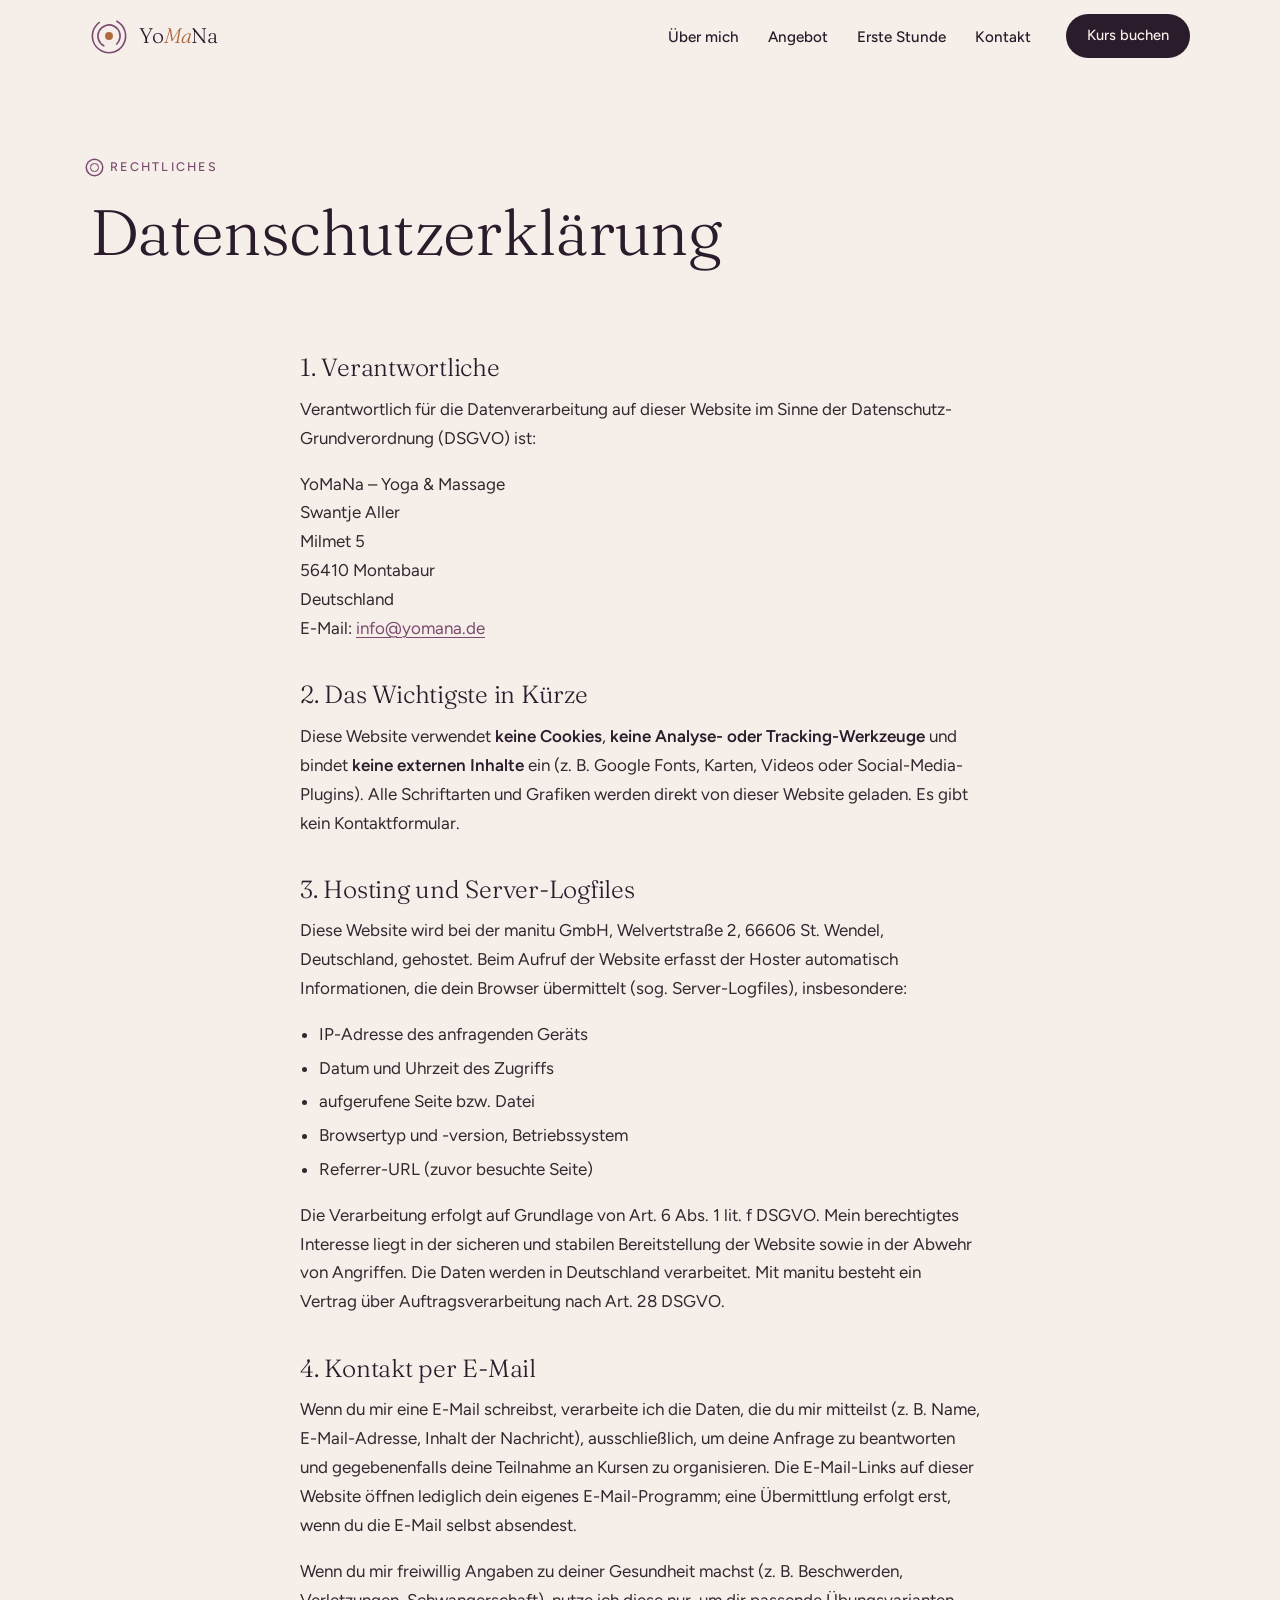
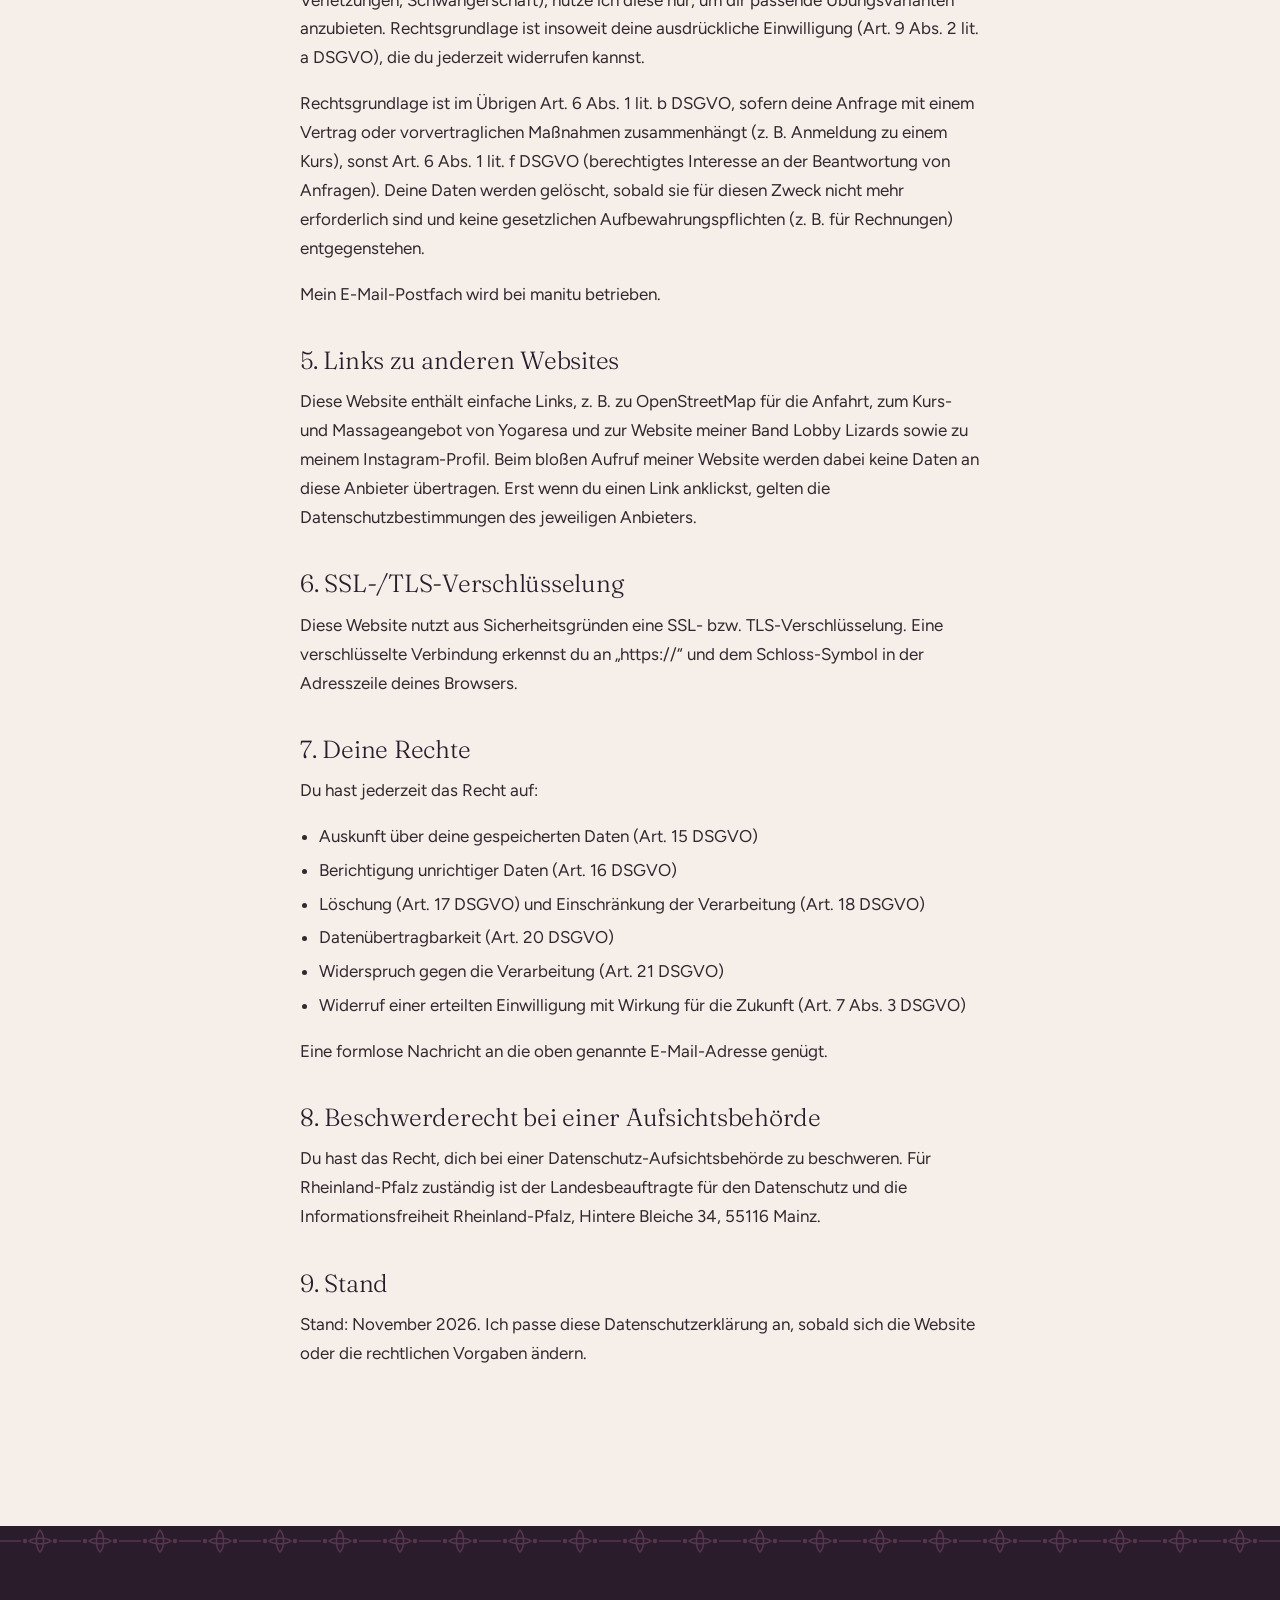
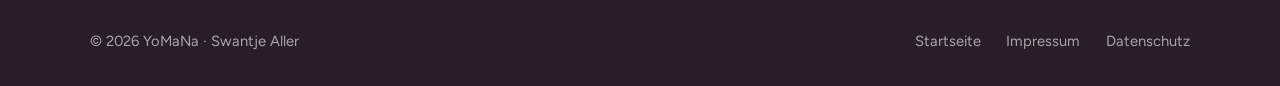
<file: datenschutz.html>
<!DOCTYPE html>
<html lang="de" class="no-js">
<head>
<meta charset="UTF-8"/>
<meta name="viewport" content="width=device-width, initial-scale=1.0"/>
<title>Datenschutzerklärung – YoMaNa</title>
<meta name="description" content="Datenschutzerklärung von YoMaNa: keine Cookies, kein Tracking, Kontakt nur per E-Mail."/>
<meta name="robots" content="index,follow"/>
<meta name="theme-color" content="#f5eee9"/>
<link rel="icon" type="image/x-icon" href="favicon.ico"/>
<link rel="icon" type="image/svg+xml" href="assets/img/icons/favicon.svg"/>
<link rel="icon" type="image/png" sizes="32x32" href="assets/img/icons/favicon-32.png"/>
<link rel="apple-touch-icon" sizes="180x180" href="assets/img/icons/apple-touch-icon.png"/>
<link rel="stylesheet" href="assets/css/style.css"/>
</head>
<body>
<a class="skip" href="#main">Zum Inhalt springen</a>
<header class="nav scrolled" id="nav">
  <div class="wrap">
    <a href="index.html" class="brand" aria-label="YoMaNa – zur Startseite">
      <svg class="brand-mark" viewBox="0 0 48 48" aria-hidden="true">
        <circle cx="24" cy="24" r="21" fill="none" stroke="var(--accent)" stroke-width="2" stroke-linecap="round" stroke-dasharray="108 24" transform="rotate(-62 24 24)"/>
        <circle cx="24" cy="24" r="14" fill="none" stroke="var(--accent)" stroke-width="2" stroke-linecap="round" stroke-dasharray="70 18" transform="rotate(118 24 24)"/>
        <circle cx="24" cy="24" r="5" fill="var(--clay)"/>
      </svg>
      <span class="brand-name">Yo<em>Ma</em>Na</span>
    </a>
    <button class="burger" id="burger" aria-label="Menü öffnen" aria-expanded="false" aria-controls="menu">
      <span></span><span></span><span></span>
    </button>
    <ul class="nav-links" id="menu">
      <li><a href="ueber-mich.html">Über mich</a></li>
      <li><a href="angebot.html">Angebot</a></li>
      <li><a href="erste-stunde.html">Erste Stunde</a></li>
      <li><a href="kontakt.html">Kontakt</a></li>
      <li><a href="https://yogaresa.de/kurse/" target="_blank" rel="noopener" class="btn btn-primary">Kurs buchen</a></li>
    </ul>
  </div>
</header>
<main id="main">
<section class="page-hero">
  <div class="wrap">
    <span class="eyebrow">Rechtliches</span>
    <h1>Datenschutz&shy;erklärung</h1>
  </div>
</section>
<article class="legal">

  <h2>1. Verantwortliche</h2>
  <p>Verantwortlich für die Datenverarbeitung auf dieser Website im Sinne der Datenschutz-Grundverordnung (DSGVO) ist:</p>
  <p>YoMaNa – Yoga &amp; Massage<br/>
Swantje Aller<br/>
Milmet 5<br/>
56410 Montabaur<br/>
Deutschland<br/>
E-Mail: <a class="js-mail" data-u="info" data-d="yomana.de">info [at] yomana.de</a></p>

  <h2>2. Das Wichtigste in Kürze</h2>
  <p>Diese Website verwendet <strong>keine Cookies</strong>, <strong>keine Analyse- oder Tracking-Werkzeuge</strong> und bindet <strong>keine externen Inhalte</strong> ein (z. B. Google Fonts, Karten, Videos oder Social-Media-Plugins). Alle Schriftarten und Grafiken werden direkt von dieser Website geladen. Es gibt kein Kontaktformular.</p>

  <h2>3. Hosting und Server-Logfiles</h2>
  <p>Diese Website wird bei der manitu GmbH, Welvertstraße 2, 66606 St. Wendel, Deutschland, gehostet. Beim Aufruf der Website erfasst der Hoster automatisch Informationen, die dein Browser übermittelt (sog. Server-Logfiles), insbesondere:</p>
  <ul>
    <li>IP-Adresse des anfragenden Geräts</li>
    <li>Datum und Uhrzeit des Zugriffs</li>
    <li>aufgerufene Seite bzw. Datei</li>
    <li>Browsertyp und -version, Betriebssystem</li>
    <li>Referrer-URL (zuvor besuchte Seite)</li>
  </ul>
  <p>Die Verarbeitung erfolgt auf Grundlage von Art. 6 Abs. 1 lit. f DSGVO. Mein berechtigtes Interesse liegt in der sicheren und stabilen Bereitstellung der Website sowie in der Abwehr von Angriffen. Die Daten werden in Deutschland verarbeitet. Mit manitu besteht ein Vertrag über Auftragsverarbeitung nach Art. 28 DSGVO.</p>

  <h2>4. Kontakt per E-Mail</h2>
  <p>Wenn du mir eine E-Mail schreibst, verarbeite ich die Daten, die du mir mitteilst (z. B. Name, E-Mail-Adresse, Inhalt der Nachricht), ausschließlich, um deine Anfrage zu beantworten und gegebenenfalls deine Teilnahme an Kursen zu organisieren. Die E-Mail-Links auf dieser Website öffnen lediglich dein eigenes E-Mail-Programm; eine Übermittlung erfolgt erst, wenn du die E-Mail selbst absendest.</p>
  <p>Wenn du mir freiwillig Angaben zu deiner Gesundheit machst (z. B. Beschwerden, Verletzungen, Schwangerschaft), nutze ich diese nur, um dir passende Übungsvarianten anzubieten. Rechtsgrundlage ist insoweit deine ausdrückliche Einwilligung (Art. 9 Abs. 2 lit. a DSGVO), die du jederzeit widerrufen kannst.</p>
  <p>Rechtsgrundlage ist im Übrigen Art. 6 Abs. 1 lit. b DSGVO, sofern deine Anfrage mit einem Vertrag oder vorvertraglichen Maßnahmen zusammenhängt (z. B. Anmeldung zu einem Kurs), sonst Art. 6 Abs. 1 lit. f DSGVO (berechtigtes Interesse an der Beantwortung von Anfragen). Deine Daten werden gelöscht, sobald sie für diesen Zweck nicht mehr erforderlich sind und keine gesetzlichen Aufbewahrungspflichten (z. B. für Rechnungen) entgegenstehen.</p>
  <p>Mein E-Mail-Postfach wird bei manitu betrieben.</p>

  <h2>5. Links zu anderen Websites</h2>
  <p>Diese Website enthält einfache Links, z. B. zu OpenStreetMap für die Anfahrt, zum Kurs- und Massageangebot von Yogaresa und zur Website meiner Band Lobby Lizards sowie zu meinem Instagram-Profil. Beim bloßen Aufruf meiner Website werden dabei keine Daten an diese Anbieter übertragen. Erst wenn du einen Link anklickst, gelten die Datenschutzbestimmungen des jeweiligen Anbieters.</p>

  <h2>6. SSL-/TLS-Verschlüsselung</h2>
  <p>Diese Website nutzt aus Sicherheitsgründen eine SSL- bzw. TLS-Verschlüsselung. Eine verschlüsselte Verbindung erkennst du an „https://“ und dem Schloss-Symbol in der Adresszeile deines Browsers.</p>

  <h2>7. Deine Rechte</h2>
  <p>Du hast jederzeit das Recht auf:</p>
  <ul>
    <li>Auskunft über deine gespeicherten Daten (Art. 15 DSGVO)</li>
    <li>Berichtigung unrichtiger Daten (Art. 16 DSGVO)</li>
    <li>Löschung (Art. 17 DSGVO) und Einschränkung der Verarbeitung (Art. 18 DSGVO)</li>
    <li>Datenübertragbarkeit (Art. 20 DSGVO)</li>
    <li>Widerspruch gegen die Verarbeitung (Art. 21 DSGVO)</li>
    <li>Widerruf einer erteilten Einwilligung mit Wirkung für die Zukunft (Art. 7 Abs. 3 DSGVO)</li>
  </ul>
  <p>Eine formlose Nachricht an die oben genannte E-Mail-Adresse genügt.</p>

  <h2>8. Beschwerderecht bei einer Aufsichtsbehörde</h2>
  <p>Du hast das Recht, dich bei einer Datenschutz-Aufsichtsbehörde zu beschweren. Für Rheinland-Pfalz zuständig ist der Landesbeauftragte für den Datenschutz und die Informationsfreiheit Rheinland-Pfalz, Hintere Bleiche 34, 55116 Mainz.</p>

  <h2>9. Stand</h2>
  <p>Stand: November 2026. Ich passe diese Datenschutzerklärung an, sobald sich die Website oder die rechtlichen Vorgaben ändern.</p>
</article>
</main>
<footer class="footer">
  <div class="ornament" aria-hidden="true"></div>
  <div class="wrap">
    <div class="footer-bottom">
      <span>© <span id="year">2026</span> YoMaNa · Swantje Aller</span>
      <nav aria-label="Rechtliches"><a href="index.html">Startseite</a><a href="impressum.html">Impressum</a><a href="datenschutz.html">Datenschutz</a></nav>
    </div>
  </div>
</footer>
<script src="assets/js/main.js" defer></script>
</body>
</html>
</file>
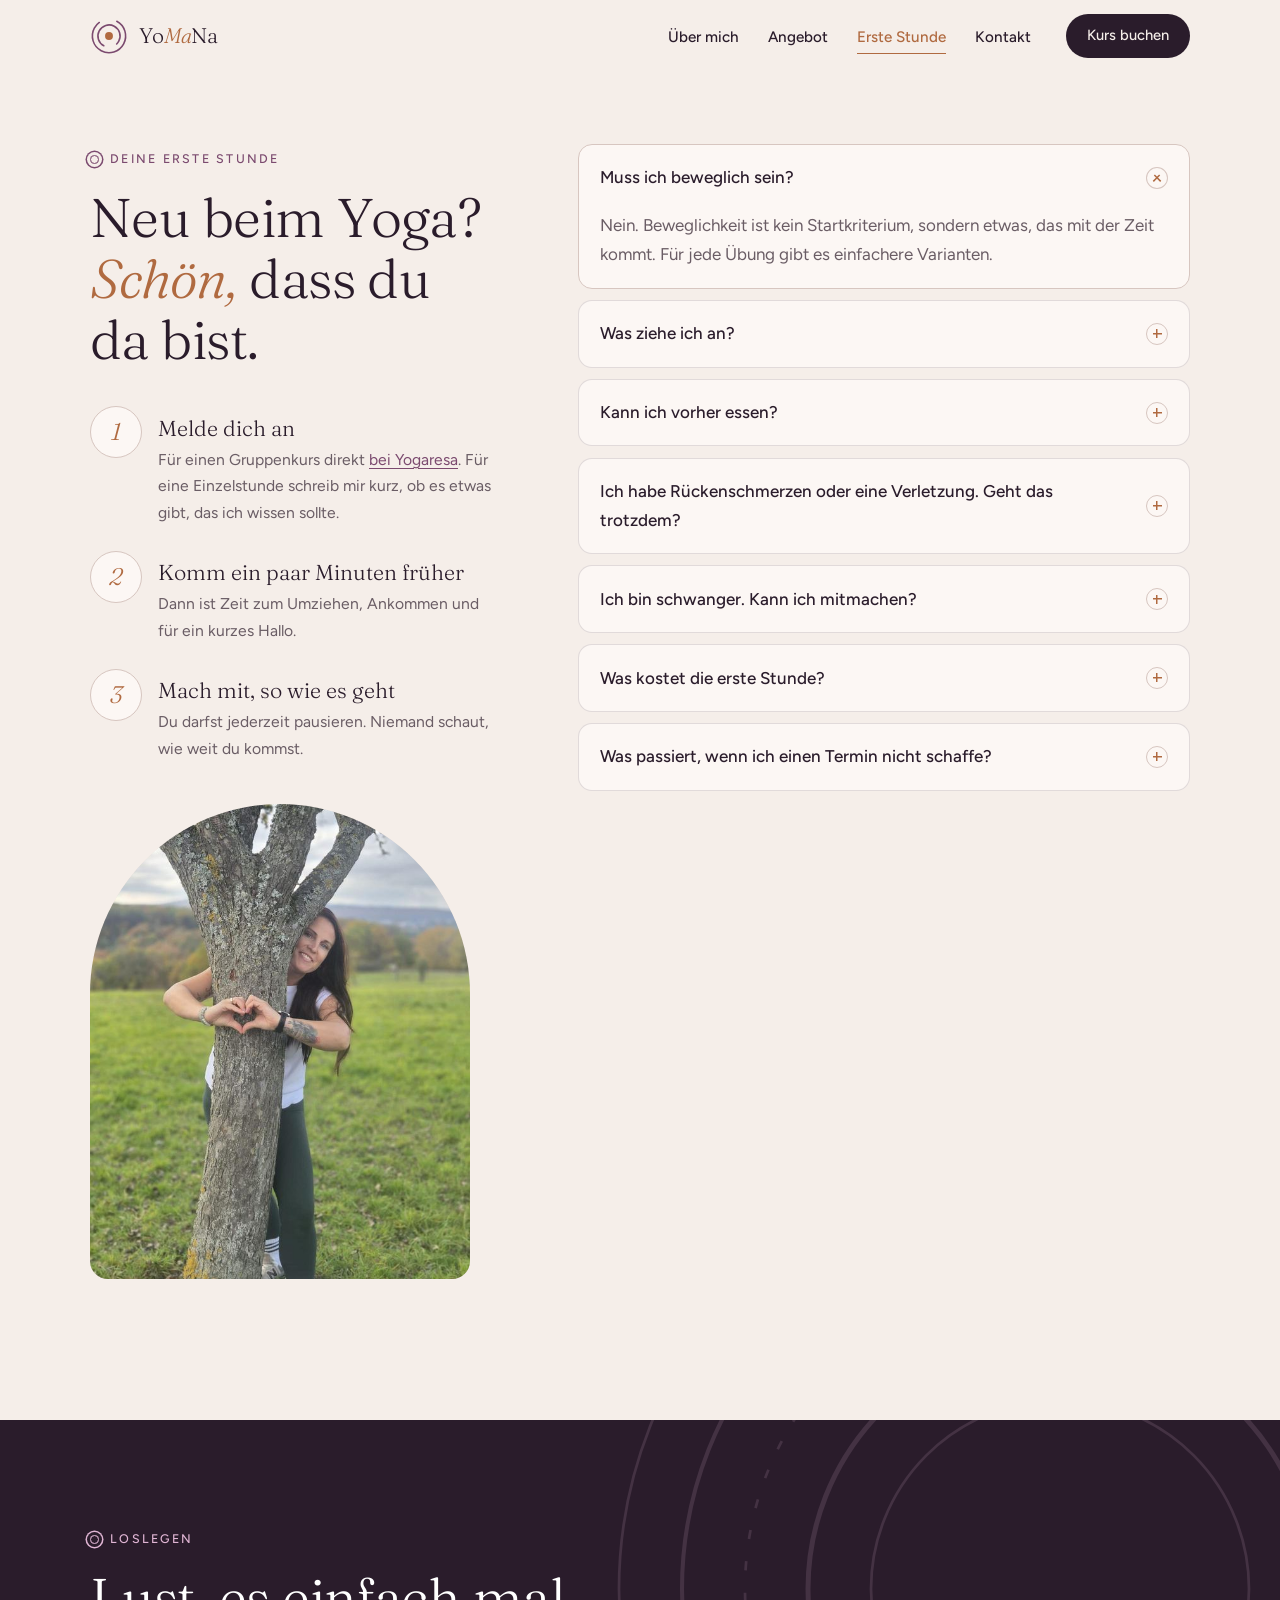
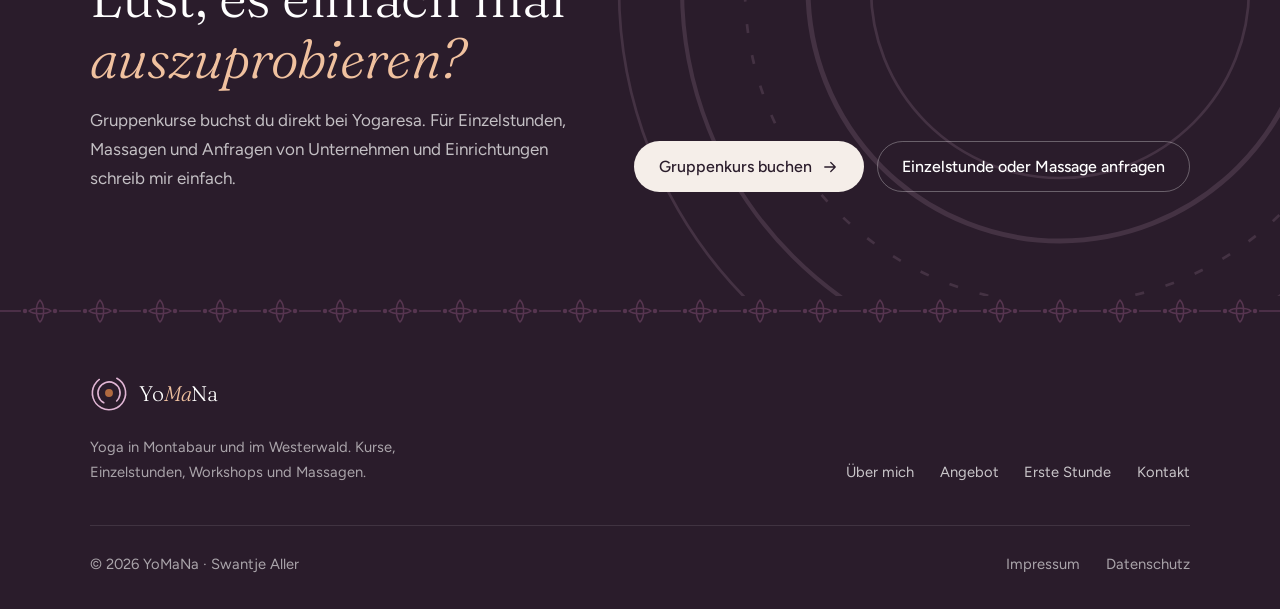
<file: erste-stunde.html>
<!DOCTYPE html>
<html lang="de" class="no-js">
<head>
<meta charset="UTF-8"/>
<meta name="viewport" content="width=device-width, initial-scale=1.0"/>
<title>Deine erste Yogastunde | YoMaNa</title>
<meta name="description" content="Neu beim Yoga? So läuft deine erste Stunde bei Swantje in Montabaur, plus Antworten auf die häufigsten Fragen."/>
<link rel="canonical" href="https://www.yomana.de/erste-stunde.html"/>
<meta name="theme-color" content="#f5eee9"/>

<link rel="icon" type="image/x-icon" href="favicon.ico"/>
<link rel="icon" type="image/svg+xml" href="assets/img/icons/favicon.svg"/>
<link rel="icon" type="image/png" sizes="32x32" href="assets/img/icons/favicon-32.png"/>
<link rel="apple-touch-icon" sizes="180x180" href="assets/img/icons/apple-touch-icon.png"/>

<meta property="og:type" content="website"/>
<meta property="og:url" content="https://www.yomana.de/erste-stunde.html"/>
<meta property="og:title" content="Deine erste Yogastunde | YoMaNa"/>
<meta property="og:description" content="Neu beim Yoga? So läuft deine erste Stunde bei Swantje in Montabaur, plus Antworten auf die häufigsten Fragen."/>
<meta property="og:image" content="https://www.yomana.de/assets/img/social/og-image.jpg"/>
<meta property="og:image:width" content="1200"/>
<meta property="og:image:height" content="630"/>
<meta property="og:locale" content="de_DE"/>
<meta name="twitter:card" content="summary_large_image"/>

<link rel="preload" href="assets/fonts/fraunces-latin-300-normal.woff2" as="font" type="font/woff2" crossorigin/>
<link rel="preload" href="assets/fonts/figtree-latin-400-normal.woff2" as="font" type="font/woff2" crossorigin/>
<link rel="stylesheet" href="assets/css/style.css"/>
</head>

<body>
<a class="skip" href="#main">Zum Inhalt springen</a>

<!-- SVG-Bausteine (einmal definiert, mehrfach verwendet) -->
<svg width="0" height="0" style="position:absolute" aria-hidden="true" focusable="false">
  <defs>
    <!-- Logo-Zeichen „Atemkreis“ (Entwurf A) -->
    <symbol id="i-mark" viewBox="0 0 48 48">
      <circle cx="24" cy="24" r="21" fill="none" stroke="var(--accent)" stroke-width="2" stroke-linecap="round" stroke-dasharray="108 24" transform="rotate(-62 24 24)"/>
      <circle cx="24" cy="24" r="14" fill="none" stroke="var(--accent)" stroke-width="2" stroke-linecap="round" stroke-dasharray="70 18" transform="rotate(118 24 24)"/>
      <circle cx="24" cy="24" r="5" fill="var(--clay)"/>
    </symbol>
    <!-- Ringe (Drehrillen / Atemringe) -->
    <symbol id="i-rings" viewBox="0 0 200 200">
      <g fill="none" stroke="currentColor">
        <circle cx="100" cy="100" r="98" stroke-width=".6"/>
        <circle cx="100" cy="100" r="84" stroke-width=".9"/>
        <circle cx="100" cy="100" r="70" stroke-width=".6" stroke-dasharray="2 5"/>
        <circle cx="100" cy="100" r="56" stroke-width="1.1"/>
        <circle cx="100" cy="100" r="42" stroke-width=".6"/>
      </g>
    </symbol>
    <!-- Grafik für Foto-Slots: Bogen + Ringe -->
    <symbol id="i-slot" viewBox="0 0 400 500" preserveAspectRatio="xMidYMid slice">
      <rect width="400" height="500" fill="var(--paper-2)"/>
      <path d="M60 500V230a140 140 0 0 1 280 0v270z" fill="var(--card)"/>
      <g fill="none" stroke="var(--accent)" opacity=".35">
        <circle cx="200" cy="250" r="60" stroke-width="1"/>
        <circle cx="200" cy="250" r="90" stroke-width=".7" stroke-dasharray="2 6"/>
        <circle cx="200" cy="250" r="120" stroke-width=".7"/>
      </g>
      <circle cx="200" cy="250" r="26" fill="var(--clay)" opacity=".85"/>
      <path d="M0 440c60-18 120-18 200 0s140 18 200 0v60H0z" fill="var(--stone)" opacity=".45"/>
    </symbol>
    <symbol id="i-cam" viewBox="0 0 24 24"><g fill="none" stroke="currentColor" stroke-width="1.6" stroke-linejoin="round"><path d="M4 7.5h3l1.6-2.5h6.8L17 7.5h3a1 1 0 0 1 1 1V18a1 1 0 0 1-1 1H4a1 1 0 0 1-1-1V8.5a1 1 0 0 1 1-1z"/><circle cx="12" cy="13" r="3.6"/></g></symbol>
    <symbol id="i-arrow" viewBox="0 0 24 24"><path d="M5 12h14M13 6l6 6-6 6" fill="none" stroke="currentColor" stroke-width="1.7" stroke-linecap="round" stroke-linejoin="round"/></symbol>
  </defs>
</svg>

<!-- ================= NAVIGATION (auf allen Seiten gleich halten) ================= -->
<header class="nav" id="nav">
  <div class="wrap">
    <a href="index.html" class="brand" aria-label="YoMaNa – zur Startseite">
      <svg class="brand-mark" aria-hidden="true"><use href="#i-mark"/></svg>
      <span class="brand-name">Yo<em>Ma</em>Na</span>
    </a>
    <button class="burger" id="burger" aria-label="Menü öffnen" aria-expanded="false" aria-controls="menu">
      <span></span><span></span><span></span>
    </button>
    <ul class="nav-links" id="menu">
      <li><a href="ueber-mich.html">Über mich</a></li>
      <li><a href="angebot.html">Angebot</a></li>
      <li><a href="erste-stunde.html" aria-current="page">Erste Stunde</a></li>
      <li><a href="kontakt.html">Kontakt</a></li>
      <li><a href="https://yogaresa.de/kurse/" target="_blank" rel="noopener" class="btn btn-primary">Kurs buchen</a></li>
    </ul>
  </div>
</header>

<main id="main">

<!-- ================= ERSTE STUNDE / FAQ ================= -->
<section class="section page-first" id="erste-stunde">
  <div class="wrap first-grid">
    <div class="reveal">
      <span class="eyebrow">Deine erste Stunde</span>
      <h1 style="font-size:clamp(2.1rem,6vw,3.4rem);margin-bottom:2.2rem">Neu beim Yoga? <em>Schön,</em> dass du da bist.</h1>
      <ol class="steps">
        <li><div><b>Melde dich an</b><p>Für einen Gruppenkurs direkt <a href="https://yogaresa.de/kurse/" target="_blank" rel="noopener">bei Yogaresa</a>. Für eine Einzelstunde schreib mir kurz, ob es etwas gibt, das ich wissen sollte.</p></div></li>
        <li><div><b>Komm ein paar Minuten früher</b><p>Dann ist Zeit zum Umziehen, Ankommen und für ein kurzes Hallo.</p></div></li>
        <li><div><b>Mach mit, so wie es geht</b><p>Du darfst jederzeit pausieren. Niemand schaut, wie weit du kommst.</p></div></li>
      </ol>
      <figure class="slot first-photo">
        <img src="assets/img/fotos/herz-baum-wiese-1200.jpg" srcset="assets/img/fotos/herz-baum-wiese-600.jpg 600w, assets/img/fotos/herz-baum-wiese-1200.jpg 1200w" sizes="(min-width:960px) 34vw, 90vw" alt="Swantje umarmt lachend einen Baum auf einer Wiese und formt mit den Händen ein Herz am Stamm." width="1200" height="1600" loading="lazy"/>
      </figure>
    </div>

    <div class="faq reveal-stagger">
      <details open>
        <summary>Muss ich beweglich sein?</summary>
        <div class="answer"><p>Nein. Beweglichkeit ist kein Startkriterium, sondern etwas, das mit der Zeit kommt. Für jede Übung gibt es einfachere Varianten.</p></div>
      </details>
      <details>
        <summary>Was ziehe ich an?</summary>
        <div class="answer"><p>Bequeme Kleidung, in der du dich gut bewegen kannst. Geübt wird barfuß, für die Entspannung am Ende sind warme Socken und ein Pulli gut.</p></div>
      </details>
      <details>
        <summary>Kann ich vorher essen?</summary>
        <div class="answer"><p>Am besten isst du zwei Stunden vorher nichts Schweres mehr. Ein kleiner Snack oder etwas zu trinken ist kein Problem.</p></div>
      </details>
      <details>
        <summary>Ich habe Rückenschmerzen oder eine Verletzung. Geht das trotzdem?</summary>
        <div class="answer"><p>Oft ja. Sprich vorher aber mit deiner Ärztin oder deinem Arzt und sag mir vor der Stunde Bescheid. Dann kann ich dir passende Alternativen zeigen.</p></div>
      </details>
      <details>
        <summary>Ich bin schwanger. Kann ich mitmachen?</summary>
        <div class="answer"><p>Bitte sprich mich vorher an. Dann klären wir gemeinsam, welcher Kurs passt.</p></div>
      </details>
      <details>
        <summary>Was kostet die erste Stunde?</summary>
        <div class="answer"><p>Die Preise für meine Gruppenkurse findest du <a href="https://yogaresa.de/kurse/" target="_blank" rel="noopener">bei Yogaresa</a>. Für Einzelstunden und Massagen sprechen wir den Preis persönlich ab.</p></div>
      </details>
      <details>
        <summary>Was passiert, wenn ich einen Termin nicht schaffe?</summary>
        <div class="answer"><p>Einzelstunden und Massagen kannst du bis 24 Stunden vorher kostenlos absagen. Für die Gruppenkurse bei Yogaresa gelten deren Regeln.</p></div>
      </details>
    </div>
  </div>
</section>

<!-- ================= PROBESTUNDE (Abschluss jeder Seite) ================= -->
<section class="section on-dark cta-band">
  <svg class="contact-rings" aria-hidden="true"><use href="#i-rings"/></svg>
  <div class="wrap cta-inner reveal">
    <div>
      <span class="eyebrow">Loslegen</span>
      <h2>Lust, es einfach mal <em>auszuprobieren?</em></h2>
      <p>Gruppenkurse buchst du direkt bei Yogaresa. Für Einzelstunden, Massagen und Anfragen von Unternehmen und Einrichtungen schreib mir einfach.</p>
    </div>
    <div class="cta-actions">
      <a class="btn btn-light" href="https://yogaresa.de/kurse/" target="_blank" rel="noopener">Gruppenkurs buchen <svg aria-hidden="true"><use href="#i-arrow"/></svg></a>
      <a class="btn btn-line-light" href="kontakt.html">Einzelstunde oder Massage anfragen</a>
    </div>
  </div>
</section>

</main>

<!-- ================= FOOTER ================= -->
<footer class="footer">
  <div class="ornament" aria-hidden="true"></div>
  <div class="wrap">
    <div class="footer-top">
      <div>
        <a href="index.html" class="brand" aria-label="YoMaNa – zur Startseite">
          <svg class="brand-mark" aria-hidden="true"><use href="#i-mark"/></svg>
          <span class="brand-name">Yo<em>Ma</em>Na</span>
        </a>
        <p>Yoga in Montabaur und im Westerwald. Kurse, Einzelstunden, Workshops und Massagen.</p>
      </div>
      <nav aria-label="Seitenbereiche">
        <a href="ueber-mich.html">Über mich</a><a href="angebot.html">Angebot</a><a href="erste-stunde.html">Erste Stunde</a><a href="kontakt.html">Kontakt</a>
      </nav>
    </div>
    <div class="footer-bottom">
      <span>© <span id="year">2026</span> YoMaNa · Swantje Aller</span>
      <nav aria-label="Rechtliches"><a href="impressum.html">Impressum</a><a href="datenschutz.html">Datenschutz</a></nav>
    </div>
  </div>
</footer>

<script src="assets/js/main.js" defer></script>
</body>
</html>
</file>
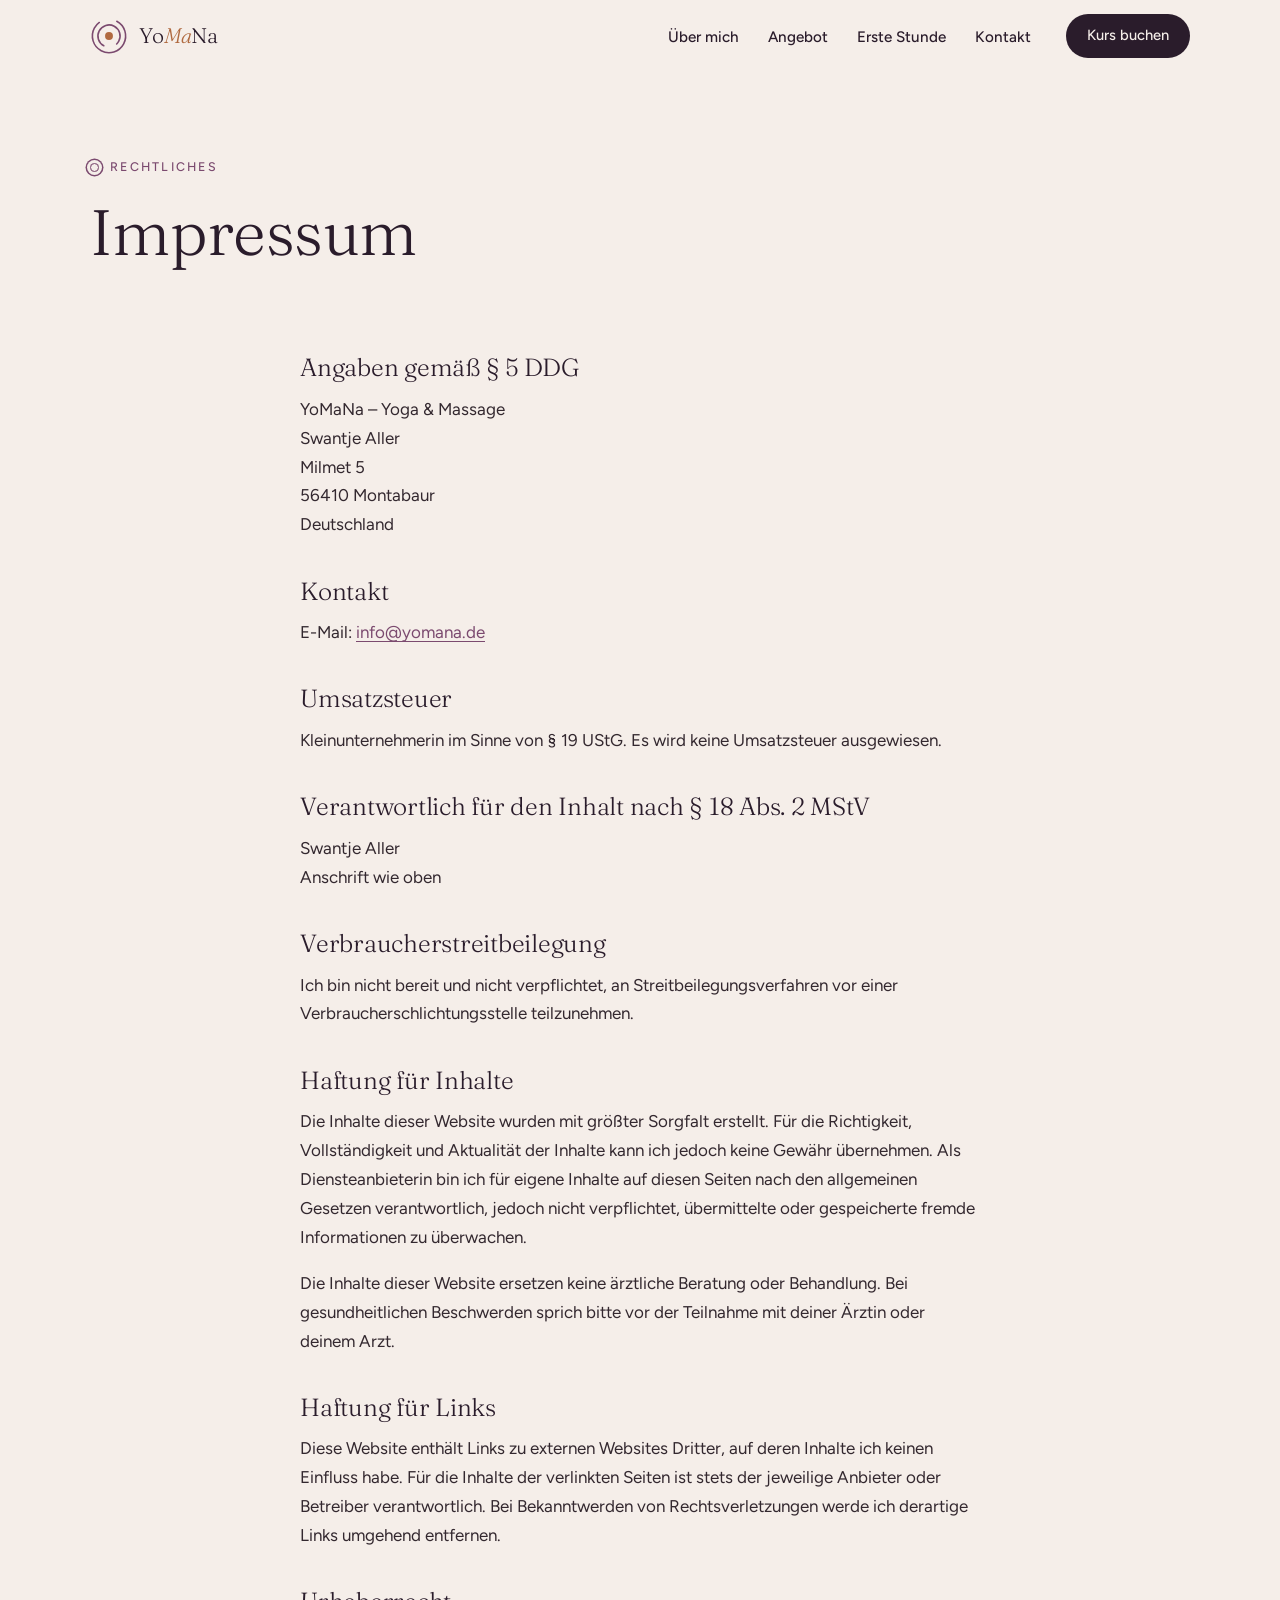
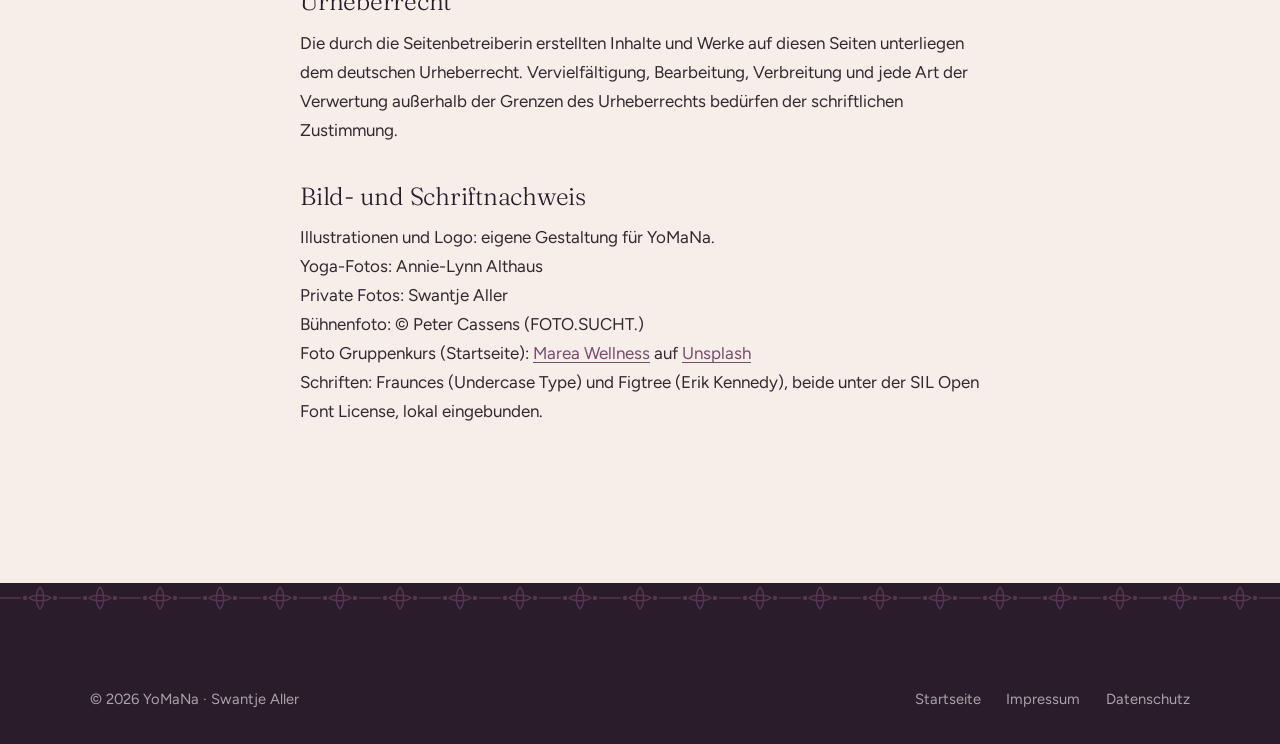
<file: impressum.html>
<!DOCTYPE html>
<html lang="de" class="no-js">
<head>
<meta charset="UTF-8"/>
<meta name="viewport" content="width=device-width, initial-scale=1.0"/>
<title>Impressum – YoMaNa</title>
<meta name="description" content="Impressum von YoMaNa, Yoga und Massage in Montabaur."/>
<meta name="robots" content="index,follow"/>
<meta name="theme-color" content="#f5eee9"/>
<link rel="icon" type="image/x-icon" href="favicon.ico"/>
<link rel="icon" type="image/svg+xml" href="assets/img/icons/favicon.svg"/>
<link rel="icon" type="image/png" sizes="32x32" href="assets/img/icons/favicon-32.png"/>
<link rel="apple-touch-icon" sizes="180x180" href="assets/img/icons/apple-touch-icon.png"/>
<link rel="stylesheet" href="assets/css/style.css"/>
</head>
<body>
<a class="skip" href="#main">Zum Inhalt springen</a>
<header class="nav scrolled" id="nav">
  <div class="wrap">
    <a href="index.html" class="brand" aria-label="YoMaNa – zur Startseite">
      <svg class="brand-mark" viewBox="0 0 48 48" aria-hidden="true">
        <circle cx="24" cy="24" r="21" fill="none" stroke="var(--accent)" stroke-width="2" stroke-linecap="round" stroke-dasharray="108 24" transform="rotate(-62 24 24)"/>
        <circle cx="24" cy="24" r="14" fill="none" stroke="var(--accent)" stroke-width="2" stroke-linecap="round" stroke-dasharray="70 18" transform="rotate(118 24 24)"/>
        <circle cx="24" cy="24" r="5" fill="var(--clay)"/>
      </svg>
      <span class="brand-name">Yo<em>Ma</em>Na</span>
    </a>
    <button class="burger" id="burger" aria-label="Menü öffnen" aria-expanded="false" aria-controls="menu">
      <span></span><span></span><span></span>
    </button>
    <ul class="nav-links" id="menu">
      <li><a href="ueber-mich.html">Über mich</a></li>
      <li><a href="angebot.html">Angebot</a></li>
      <li><a href="erste-stunde.html">Erste Stunde</a></li>
      <li><a href="kontakt.html">Kontakt</a></li>
      <li><a href="https://yogaresa.de/kurse/" target="_blank" rel="noopener" class="btn btn-primary">Kurs buchen</a></li>
    </ul>
  </div>
</header>
<main id="main">
<section class="page-hero">
  <div class="wrap">
    <span class="eyebrow">Rechtliches</span>
    <h1>Impressum</h1>
  </div>
</section>
<article class="legal">

  <h2>Angaben gemäß § 5 DDG</h2>
  <p>YoMaNa – Yoga &amp; Massage<br/>
Swantje Aller<br/>
Milmet 5<br/>
56410 Montabaur<br/>
Deutschland</p>

  <h2>Kontakt</h2>
  <p>E-Mail: <a class="js-mail" data-u="info" data-d="yomana.de">info [at] yomana.de</a></p>

  <h2>Umsatzsteuer</h2>
  <p>Kleinunternehmerin im Sinne von § 19 UStG. Es wird keine Umsatzsteuer ausgewiesen.</p>

  <h2>Verantwortlich für den Inhalt nach § 18 Abs. 2 MStV</h2>
  <p>Swantje Aller<br/>Anschrift wie oben</p>

  <h2>Verbraucherstreitbeilegung</h2>
  <p>Ich bin nicht bereit und nicht verpflichtet, an Streitbeilegungsverfahren vor einer Verbraucherschlichtungsstelle teilzunehmen.</p>

  <h2>Haftung für Inhalte</h2>
  <p>Die Inhalte dieser Website wurden mit größter Sorgfalt erstellt. Für die Richtigkeit, Vollständigkeit und Aktualität der Inhalte kann ich jedoch keine Gewähr übernehmen. Als Diensteanbieterin bin ich für eigene Inhalte auf diesen Seiten nach den allgemeinen Gesetzen verantwortlich, jedoch nicht verpflichtet, übermittelte oder gespeicherte fremde Informationen zu überwachen.</p>
  <p>Die Inhalte dieser Website ersetzen keine ärztliche Beratung oder Behandlung. Bei gesundheitlichen Beschwerden sprich bitte vor der Teilnahme mit deiner Ärztin oder deinem Arzt.</p>

  <h2>Haftung für Links</h2>
  <p>Diese Website enthält Links zu externen Websites Dritter, auf deren Inhalte ich keinen Einfluss habe. Für die Inhalte der verlinkten Seiten ist stets der jeweilige Anbieter oder Betreiber verantwortlich. Bei Bekanntwerden von Rechtsverletzungen werde ich derartige Links umgehend entfernen.</p>

  <h2>Urheberrecht</h2>
  <p>Die durch die Seitenbetreiberin erstellten Inhalte und Werke auf diesen Seiten unterliegen dem deutschen Urheberrecht. Vervielfältigung, Bearbeitung, Verbreitung und jede Art der Verwertung außerhalb der Grenzen des Urheberrechts bedürfen der schriftlichen Zustimmung.</p>

  <h2>Bild- und Schriftnachweis</h2>
  <p>Illustrationen und Logo: eigene Gestaltung für YoMaNa.<br/>
  Yoga-Fotos: Annie-Lynn Althaus<br/>
  Private Fotos: Swantje Aller<br/>
  Bühnenfoto: © Peter Cassens (FOTO.SUCHT.)<br/>
  Foto Gruppenkurs (Startseite): <a href="https://unsplash.com/@mareawellness" target="_blank" rel="noopener">Marea Wellness</a> auf <a href="https://unsplash.com/photos/a-group-of-people-doing-yoga-in-a-park-IvtDTZQM8tQ" target="_blank" rel="noopener">Unsplash</a><br/>
  Schriften: Fraunces (Undercase Type) und Figtree (Erik Kennedy), beide unter der SIL Open Font License, lokal eingebunden.</p>
</article>
</main>
<footer class="footer">
  <div class="ornament" aria-hidden="true"></div>
  <div class="wrap">
    <div class="footer-bottom">
      <span>© <span id="year">2026</span> YoMaNa · Swantje Aller</span>
      <nav aria-label="Rechtliches"><a href="index.html">Startseite</a><a href="impressum.html">Impressum</a><a href="datenschutz.html">Datenschutz</a></nav>
    </div>
  </div>
</footer>
<script src="assets/js/main.js" defer></script>
</body>
</html>
</file>
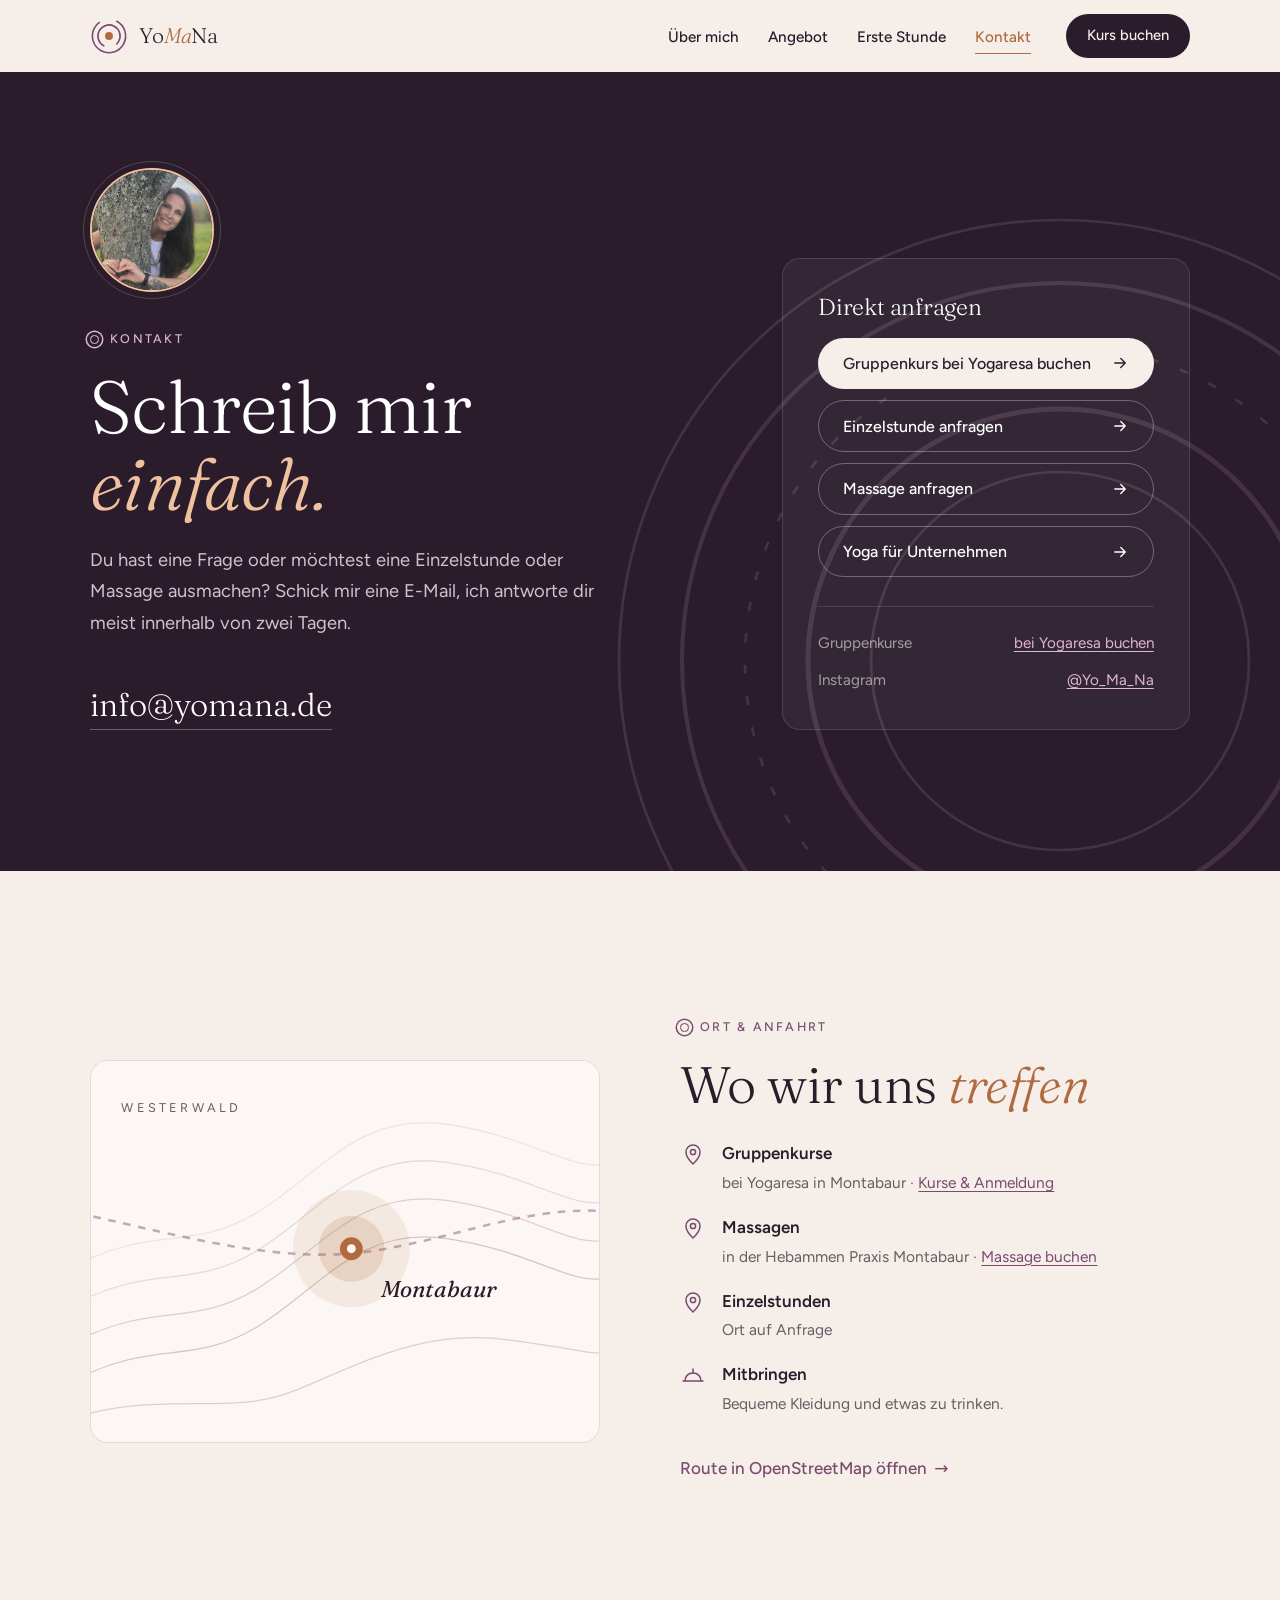
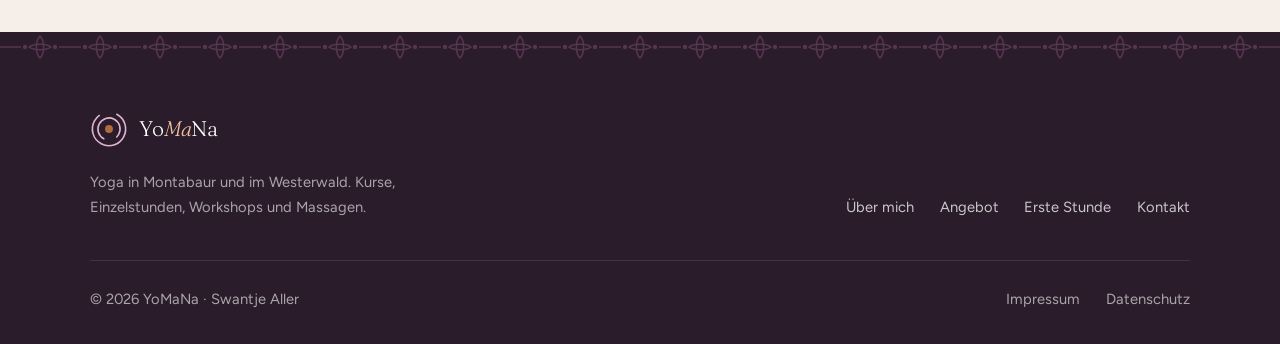
<file: kontakt.html>
<!DOCTYPE html>
<html lang="de" class="no-js">
<head>
<meta charset="UTF-8"/>
<meta name="viewport" content="width=device-width, initial-scale=1.0"/>
<title>Kontakt &amp; Anfahrt | YoMaNa</title>
<meta name="description" content="Kontakt zu Swantje Aller: Einzelstunde, Massage oder Yoga für Unternehmen per E-Mail anfragen. Gruppenkurse bei Yogaresa in Montabaur."/>
<link rel="canonical" href="https://www.yomana.de/kontakt.html"/>
<meta name="theme-color" content="#f5eee9"/>

<link rel="icon" type="image/x-icon" href="favicon.ico"/>
<link rel="icon" type="image/svg+xml" href="assets/img/icons/favicon.svg"/>
<link rel="icon" type="image/png" sizes="32x32" href="assets/img/icons/favicon-32.png"/>
<link rel="apple-touch-icon" sizes="180x180" href="assets/img/icons/apple-touch-icon.png"/>

<meta property="og:type" content="website"/>
<meta property="og:url" content="https://www.yomana.de/kontakt.html"/>
<meta property="og:title" content="Kontakt &amp; Anfahrt | YoMaNa"/>
<meta property="og:description" content="Kontakt zu Swantje Aller: Einzelstunde, Massage oder Yoga für Unternehmen per E-Mail anfragen. Gruppenkurse bei Yogaresa in Montabaur."/>
<meta property="og:image" content="https://www.yomana.de/assets/img/social/og-image.jpg"/>
<meta property="og:image:width" content="1200"/>
<meta property="og:image:height" content="630"/>
<meta property="og:locale" content="de_DE"/>
<meta name="twitter:card" content="summary_large_image"/>

<link rel="preload" href="assets/fonts/fraunces-latin-300-normal.woff2" as="font" type="font/woff2" crossorigin/>
<link rel="preload" href="assets/fonts/figtree-latin-400-normal.woff2" as="font" type="font/woff2" crossorigin/>
<link rel="stylesheet" href="assets/css/style.css"/>
</head>

<body>
<a class="skip" href="#main">Zum Inhalt springen</a>

<!-- SVG-Bausteine (einmal definiert, mehrfach verwendet) -->
<svg width="0" height="0" style="position:absolute" aria-hidden="true" focusable="false">
  <defs>
    <!-- Logo-Zeichen „Atemkreis“ (Entwurf A) -->
    <symbol id="i-mark" viewBox="0 0 48 48">
      <circle cx="24" cy="24" r="21" fill="none" stroke="var(--accent)" stroke-width="2" stroke-linecap="round" stroke-dasharray="108 24" transform="rotate(-62 24 24)"/>
      <circle cx="24" cy="24" r="14" fill="none" stroke="var(--accent)" stroke-width="2" stroke-linecap="round" stroke-dasharray="70 18" transform="rotate(118 24 24)"/>
      <circle cx="24" cy="24" r="5" fill="var(--clay)"/>
    </symbol>
    <!-- Ringe (Drehrillen / Atemringe) -->
    <symbol id="i-rings" viewBox="0 0 200 200">
      <g fill="none" stroke="currentColor">
        <circle cx="100" cy="100" r="98" stroke-width=".6"/>
        <circle cx="100" cy="100" r="84" stroke-width=".9"/>
        <circle cx="100" cy="100" r="70" stroke-width=".6" stroke-dasharray="2 5"/>
        <circle cx="100" cy="100" r="56" stroke-width="1.1"/>
        <circle cx="100" cy="100" r="42" stroke-width=".6"/>
      </g>
    </symbol>
    <!-- Grafik für Foto-Slots: Bogen + Ringe -->
    <symbol id="i-slot" viewBox="0 0 400 500" preserveAspectRatio="xMidYMid slice">
      <rect width="400" height="500" fill="var(--paper-2)"/>
      <path d="M60 500V230a140 140 0 0 1 280 0v270z" fill="var(--card)"/>
      <g fill="none" stroke="var(--accent)" opacity=".35">
        <circle cx="200" cy="250" r="60" stroke-width="1"/>
        <circle cx="200" cy="250" r="90" stroke-width=".7" stroke-dasharray="2 6"/>
        <circle cx="200" cy="250" r="120" stroke-width=".7"/>
      </g>
      <circle cx="200" cy="250" r="26" fill="var(--clay)" opacity=".85"/>
      <path d="M0 440c60-18 120-18 200 0s140 18 200 0v60H0z" fill="var(--stone)" opacity=".45"/>
    </symbol>
    <symbol id="i-cam" viewBox="0 0 24 24"><g fill="none" stroke="currentColor" stroke-width="1.6" stroke-linejoin="round"><path d="M4 7.5h3l1.6-2.5h6.8L17 7.5h3a1 1 0 0 1 1 1V18a1 1 0 0 1-1 1H4a1 1 0 0 1-1-1V8.5a1 1 0 0 1 1-1z"/><circle cx="12" cy="13" r="3.6"/></g></symbol>
    <symbol id="i-arrow" viewBox="0 0 24 24"><path d="M5 12h14M13 6l6 6-6 6" fill="none" stroke="currentColor" stroke-width="1.7" stroke-linecap="round" stroke-linejoin="round"/></symbol>
  </defs>
</svg>

<!-- ================= NAVIGATION (auf allen Seiten gleich halten) ================= -->
<header class="nav" id="nav">
  <div class="wrap">
    <a href="index.html" class="brand" aria-label="YoMaNa – zur Startseite">
      <svg class="brand-mark" aria-hidden="true"><use href="#i-mark"/></svg>
      <span class="brand-name">Yo<em>Ma</em>Na</span>
    </a>
    <button class="burger" id="burger" aria-label="Menü öffnen" aria-expanded="false" aria-controls="menu">
      <span></span><span></span><span></span>
    </button>
    <ul class="nav-links" id="menu">
      <li><a href="ueber-mich.html">Über mich</a></li>
      <li><a href="angebot.html">Angebot</a></li>
      <li><a href="erste-stunde.html">Erste Stunde</a></li>
      <li><a href="kontakt.html" aria-current="page">Kontakt</a></li>
      <li><a href="https://yogaresa.de/kurse/" target="_blank" rel="noopener" class="btn btn-primary">Kurs buchen</a></li>
    </ul>
  </div>
</header>

<main id="main">

<!-- ================= KONTAKT ================= -->
<section class="section on-dark contact" id="kontakt">
  <svg class="contact-rings" aria-hidden="true"><use href="#i-rings"/></svg>
  <div class="wrap contact-grid">
    <div class="reveal">
      <figure class="contact-photo">
        <img src="assets/img/fotos/herz-am-baum-600.jpg" alt="Swantje schaut lächelnd hinter einem Baumstamm hervor und formt mit den Händen ein Herz." width="600" height="800" loading="lazy"/>
      </figure>
      <span class="eyebrow">Kontakt</span>
      <h1>Schreib mir <em>einfach.</em></h1>
      <p class="lead">Du hast eine Frage oder möchtest eine Einzelstunde oder Massage ausmachen? Schick mir eine E-Mail, ich antworte dir meist innerhalb von zwei Tagen.</p>
      <a class="mail-big js-mail" data-u="info" data-d="yomana.de">info [at] yomana.de</a>
    </div>
    <div class="contact-card reveal">
      <h3>Direkt anfragen</h3>
      <div class="contact-actions">
        <a class="btn btn-light" href="https://yogaresa.de/kurse/" target="_blank" rel="noopener">Gruppenkurs bei Yogaresa buchen <svg aria-hidden="true"><use href="#i-arrow"/></svg></a>
        <a class="btn btn-line-light js-mail" data-u="info" data-d="yomana.de" data-subject="Anfrage Einzelstunde" href="#kontakt">Einzelstunde anfragen <svg aria-hidden="true"><use href="#i-arrow"/></svg></a>
        <a class="btn btn-line-light js-mail" data-u="info" data-d="yomana.de" data-subject="Anfrage Massage" href="#kontakt">Massage anfragen <svg aria-hidden="true"><use href="#i-arrow"/></svg></a>
        <a class="btn btn-line-light js-mail" data-u="info" data-d="yomana.de" data-subject="Anfrage Firmenyoga" href="#kontakt">Yoga für Unternehmen <svg aria-hidden="true"><use href="#i-arrow"/></svg></a>
      </div>
      <ul class="contact-more">
        <li><span>Gruppenkurse</span><a href="https://yogaresa.de/kurse/" target="_blank" rel="noopener">bei Yogaresa buchen</a></li>
        <li><span>Instagram</span><a href="https://www.instagram.com/yo_ma_na/" target="_blank" rel="noopener">@Yo_Ma_Na</a></li>
      </ul>
    </div>
  </div>
</section>

<!-- ================= ORT ================= -->
<section class="section" id="ort">
  <div class="wrap place">
    <div class="map-art reveal" role="img" aria-label="Illustration: Montabaur im Westerwald">
      <svg viewBox="0 0 400 300" preserveAspectRatio="xMidYMid slice" aria-hidden="true">
        <rect width="400" height="300" fill="var(--card)"/>
        <g fill="none" stroke="var(--stone)" stroke-width="1">
          <path d="M-10 250c60-30 90-10 140-40s80-80 150-70 100 40 130 30"/>
          <path d="M-10 220c60-30 90-10 140-40s80-80 150-70 100 40 130 30" opacity=".8"/>
          <path d="M-10 190c60-30 90-10 140-40s80-80 150-70 100 40 130 30" opacity=".6"/>
          <path d="M-10 160c60-30 90-10 140-40s80-80 150-70 100 40 130 30" opacity=".4"/>
          <path d="M-10 280c70-20 120 0 170-20s100-50 170-40 60 10 70 10" opacity=".8"/>
        </g>
        <path d="M-10 120C80 140 150 160 220 150s130-40 200-30" fill="none" stroke="var(--accent)" stroke-width="2" stroke-dasharray="6 6" opacity=".45"/>
        <g transform="translate(205 148)">
          <circle r="46" fill="var(--clay)" opacity=".1"/>
          <circle r="26" fill="var(--clay)" opacity=".18"/>
          <circle r="9" fill="var(--clay)"/>
          <circle r="3.5" fill="var(--card)"/>
        </g>
        <text x="228" y="186" font-family="Fraunces,serif" font-style="italic" font-size="18" fill="var(--ink)">Montabaur</text>
        <text x="24" y="40" font-family="Figtree,sans-serif" font-size="10" letter-spacing="2.5" fill="var(--muted)">WESTERWALD</text>
      </svg>
    </div>
    <div class="place-info reveal">
      <span class="eyebrow">Ort &amp; Anfahrt</span>
      <h2 style="font-size:clamp(2.1rem,6vw,3.2rem);margin-bottom:1.6rem">Wo wir uns <em>treffen</em></h2>
      <ul class="place-list">
        <li><svg viewBox="0 0 26 26" aria-hidden="true"><g fill="none" stroke="currentColor" stroke-width="1.5"><path d="M13 23s-7-6.4-7-12a7 7 0 0 1 14 0c0 5.6-7 12-7 12z"/><circle cx="13" cy="11" r="2.6"/></g></svg><div><b>Gruppenkurse</b><span>bei Yogaresa in Montabaur · <a href="https://yogaresa.de/kurse/" target="_blank" rel="noopener">Kurse &amp; Anmeldung</a></span></div></li>
        <li><svg viewBox="0 0 26 26" aria-hidden="true"><g fill="none" stroke="currentColor" stroke-width="1.5"><path d="M13 23s-7-6.4-7-12a7 7 0 0 1 14 0c0 5.6-7 12-7 12z"/><circle cx="13" cy="11" r="2.6"/></g></svg><div><b>Massagen</b><span>in der Hebammen Praxis Montabaur · <a href="https://yogaresa.de/massagen/" target="_blank" rel="noopener">Massage buchen</a></span></div></li>
        <li><svg viewBox="0 0 26 26" aria-hidden="true"><g fill="none" stroke="currentColor" stroke-width="1.5"><path d="M13 23s-7-6.4-7-12a7 7 0 0 1 14 0c0 5.6-7 12-7 12z"/><circle cx="13" cy="11" r="2.6"/></g></svg><div><b>Einzelstunden</b><span>Ort auf Anfrage</span></div></li>
        <li><svg viewBox="0 0 26 26" aria-hidden="true"><g fill="none" stroke="currentColor" stroke-width="1.5" stroke-linecap="round"><path d="M3 18h20"/><path d="M5 18c0-5 3.5-8 8-8s8 3 8 8"/><path d="M13 10V6"/></g></svg><div><b>Mitbringen</b><span>Bequeme Kleidung und etwas zu trinken.</span></div></li>
      </ul>
      <a class="link-arrow" href="https://www.openstreetmap.org/search?query=Montabaur" target="_blank" rel="noopener">Route in OpenStreetMap öffnen</a>
    </div>
  </div>
</section>

</main>

<!-- ================= FOOTER ================= -->
<footer class="footer">
  <div class="ornament" aria-hidden="true"></div>
  <div class="wrap">
    <div class="footer-top">
      <div>
        <a href="index.html" class="brand" aria-label="YoMaNa – zur Startseite">
          <svg class="brand-mark" aria-hidden="true"><use href="#i-mark"/></svg>
          <span class="brand-name">Yo<em>Ma</em>Na</span>
        </a>
        <p>Yoga in Montabaur und im Westerwald. Kurse, Einzelstunden, Workshops und Massagen.</p>
      </div>
      <nav aria-label="Seitenbereiche">
        <a href="ueber-mich.html">Über mich</a><a href="angebot.html">Angebot</a><a href="erste-stunde.html">Erste Stunde</a><a href="kontakt.html">Kontakt</a>
      </nav>
    </div>
    <div class="footer-bottom">
      <span>© <span id="year">2026</span> YoMaNa · Swantje Aller</span>
      <nav aria-label="Rechtliches"><a href="impressum.html">Impressum</a><a href="datenschutz.html">Datenschutz</a></nav>
    </div>
  </div>
</footer>

<script src="assets/js/main.js" defer></script>
</body>
</html>
</file>
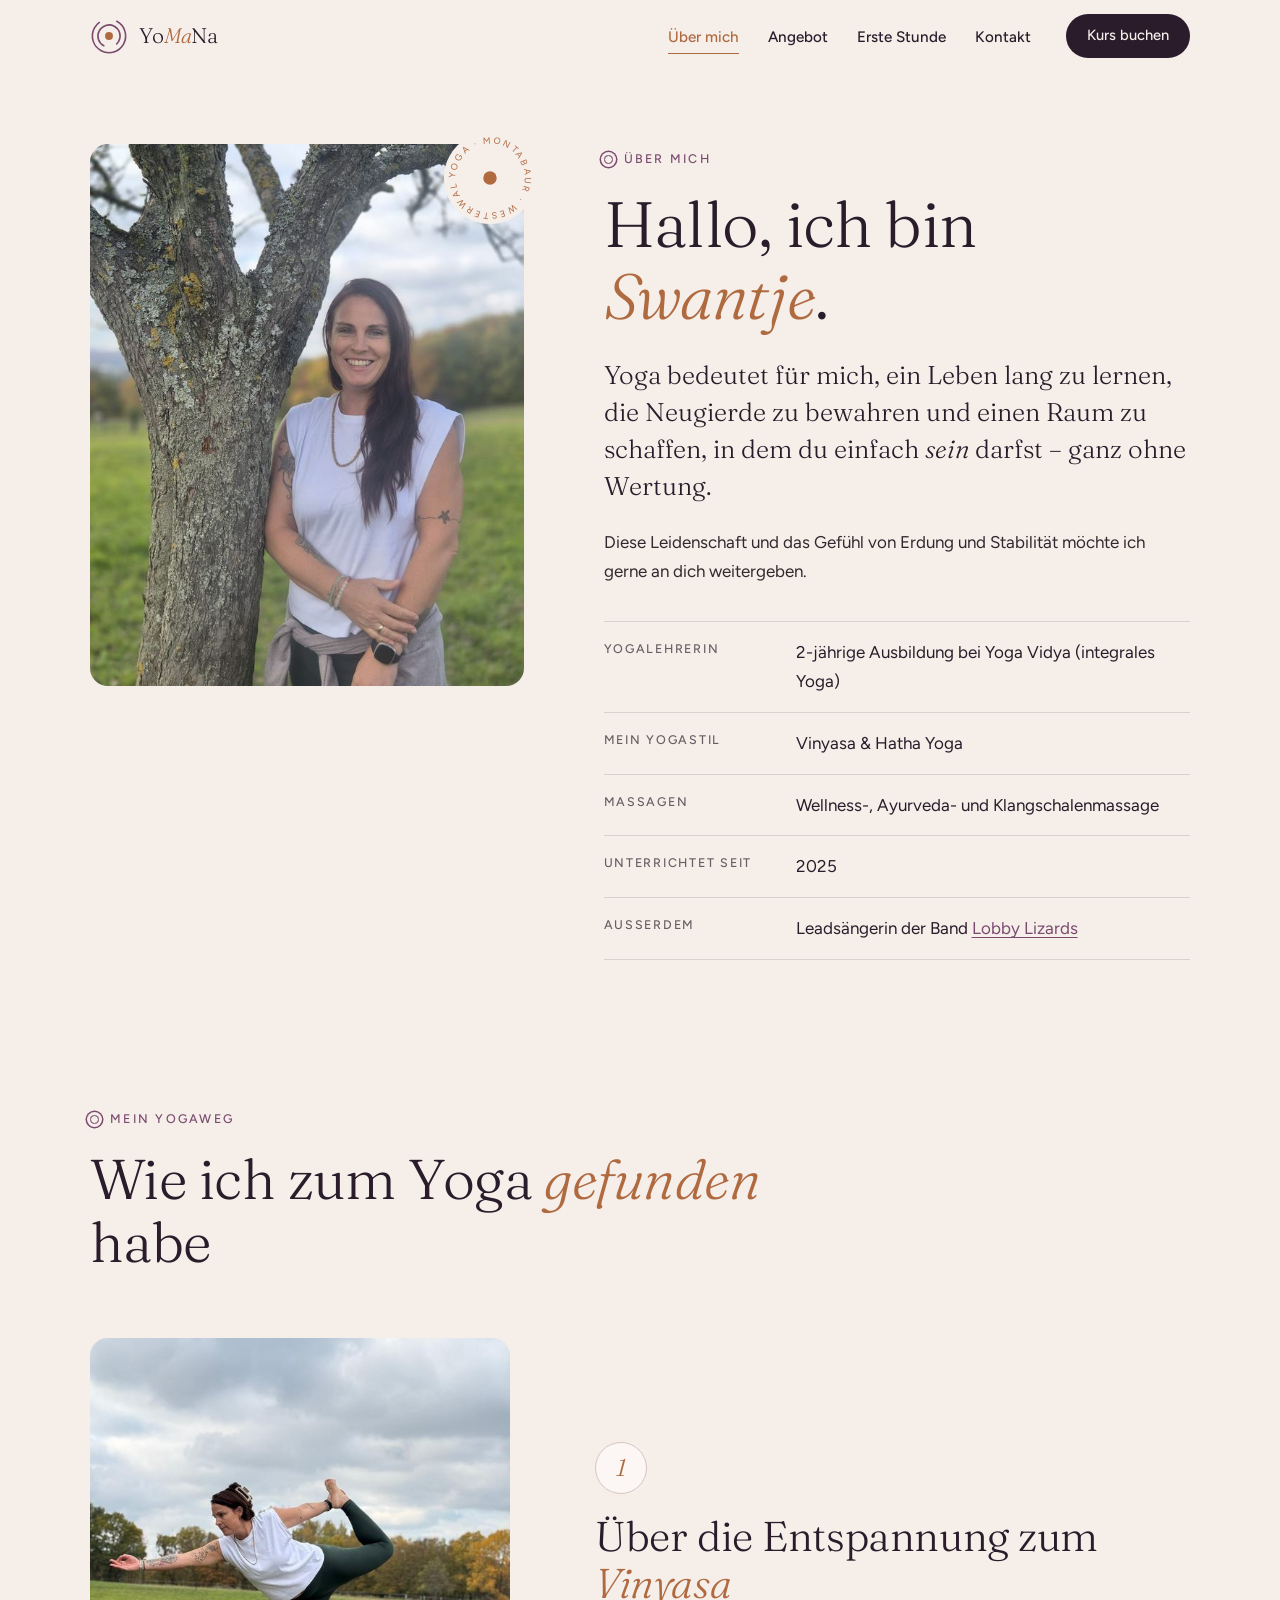
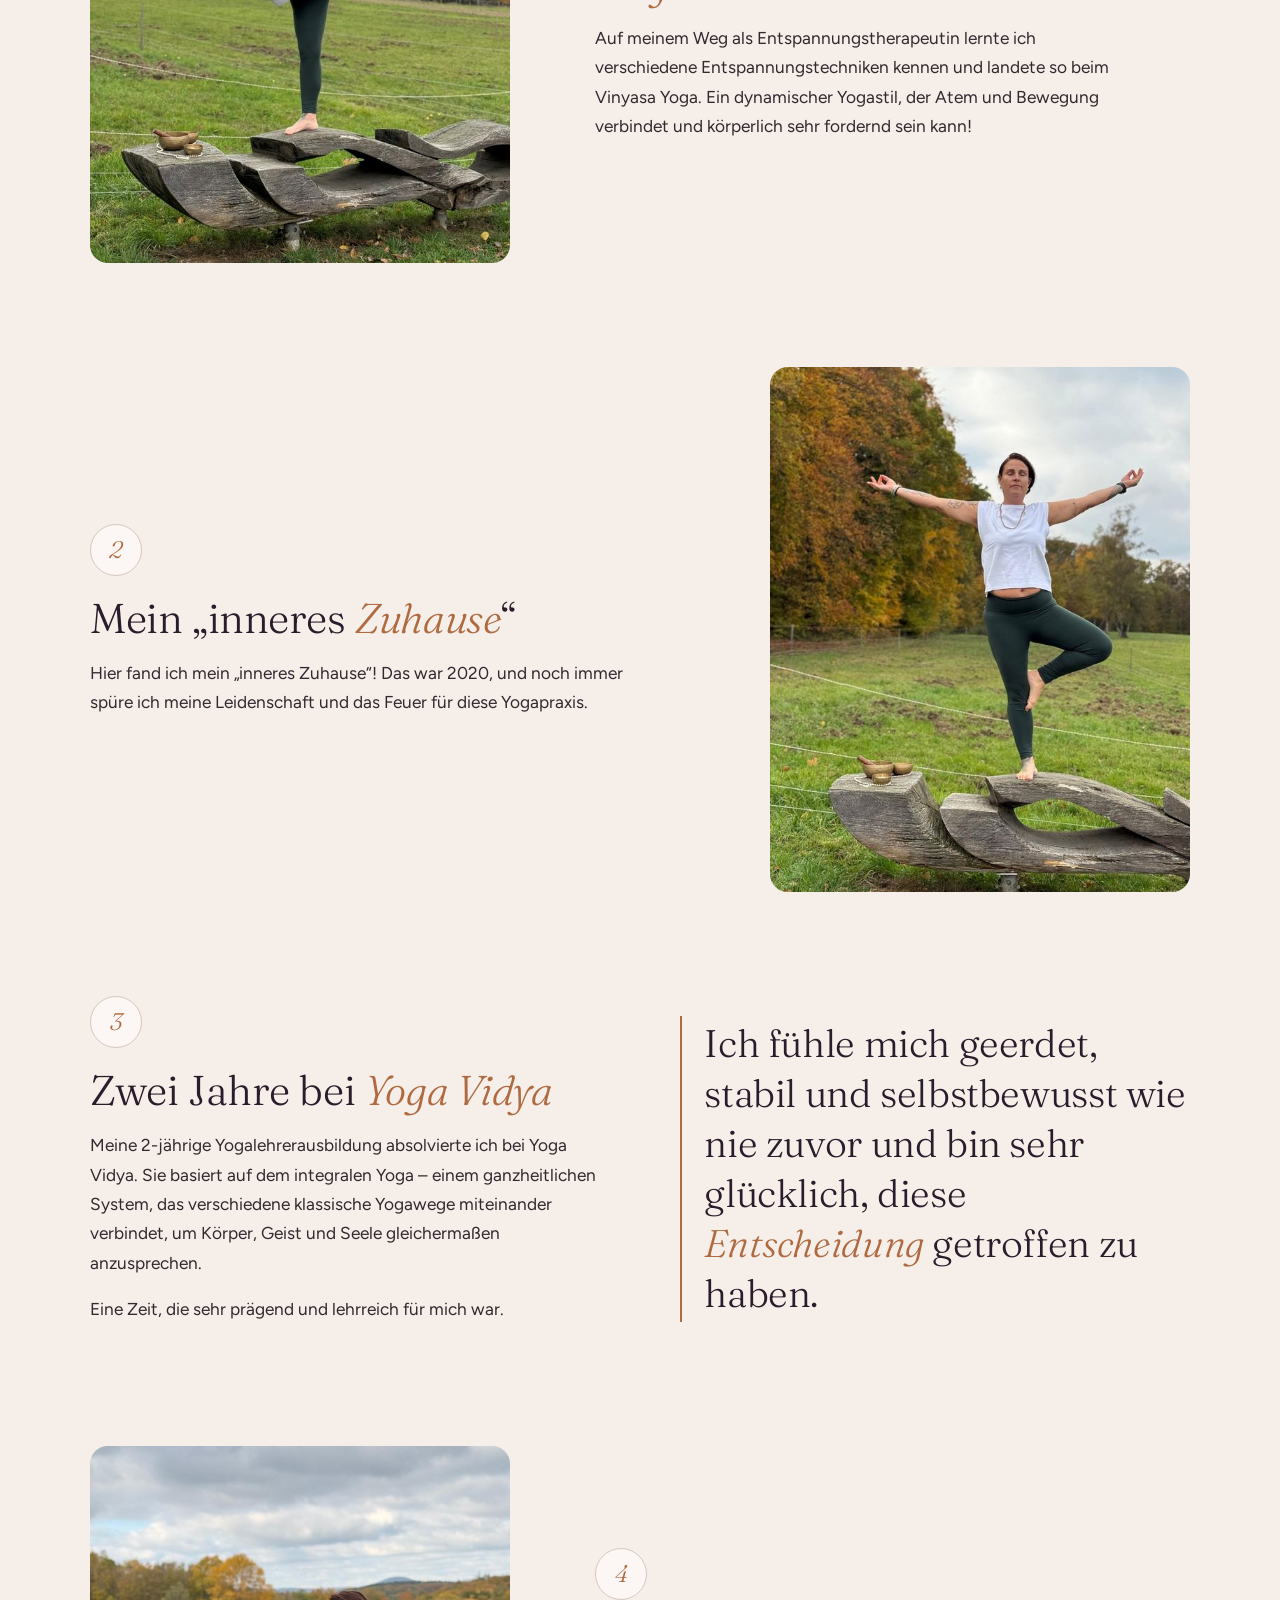
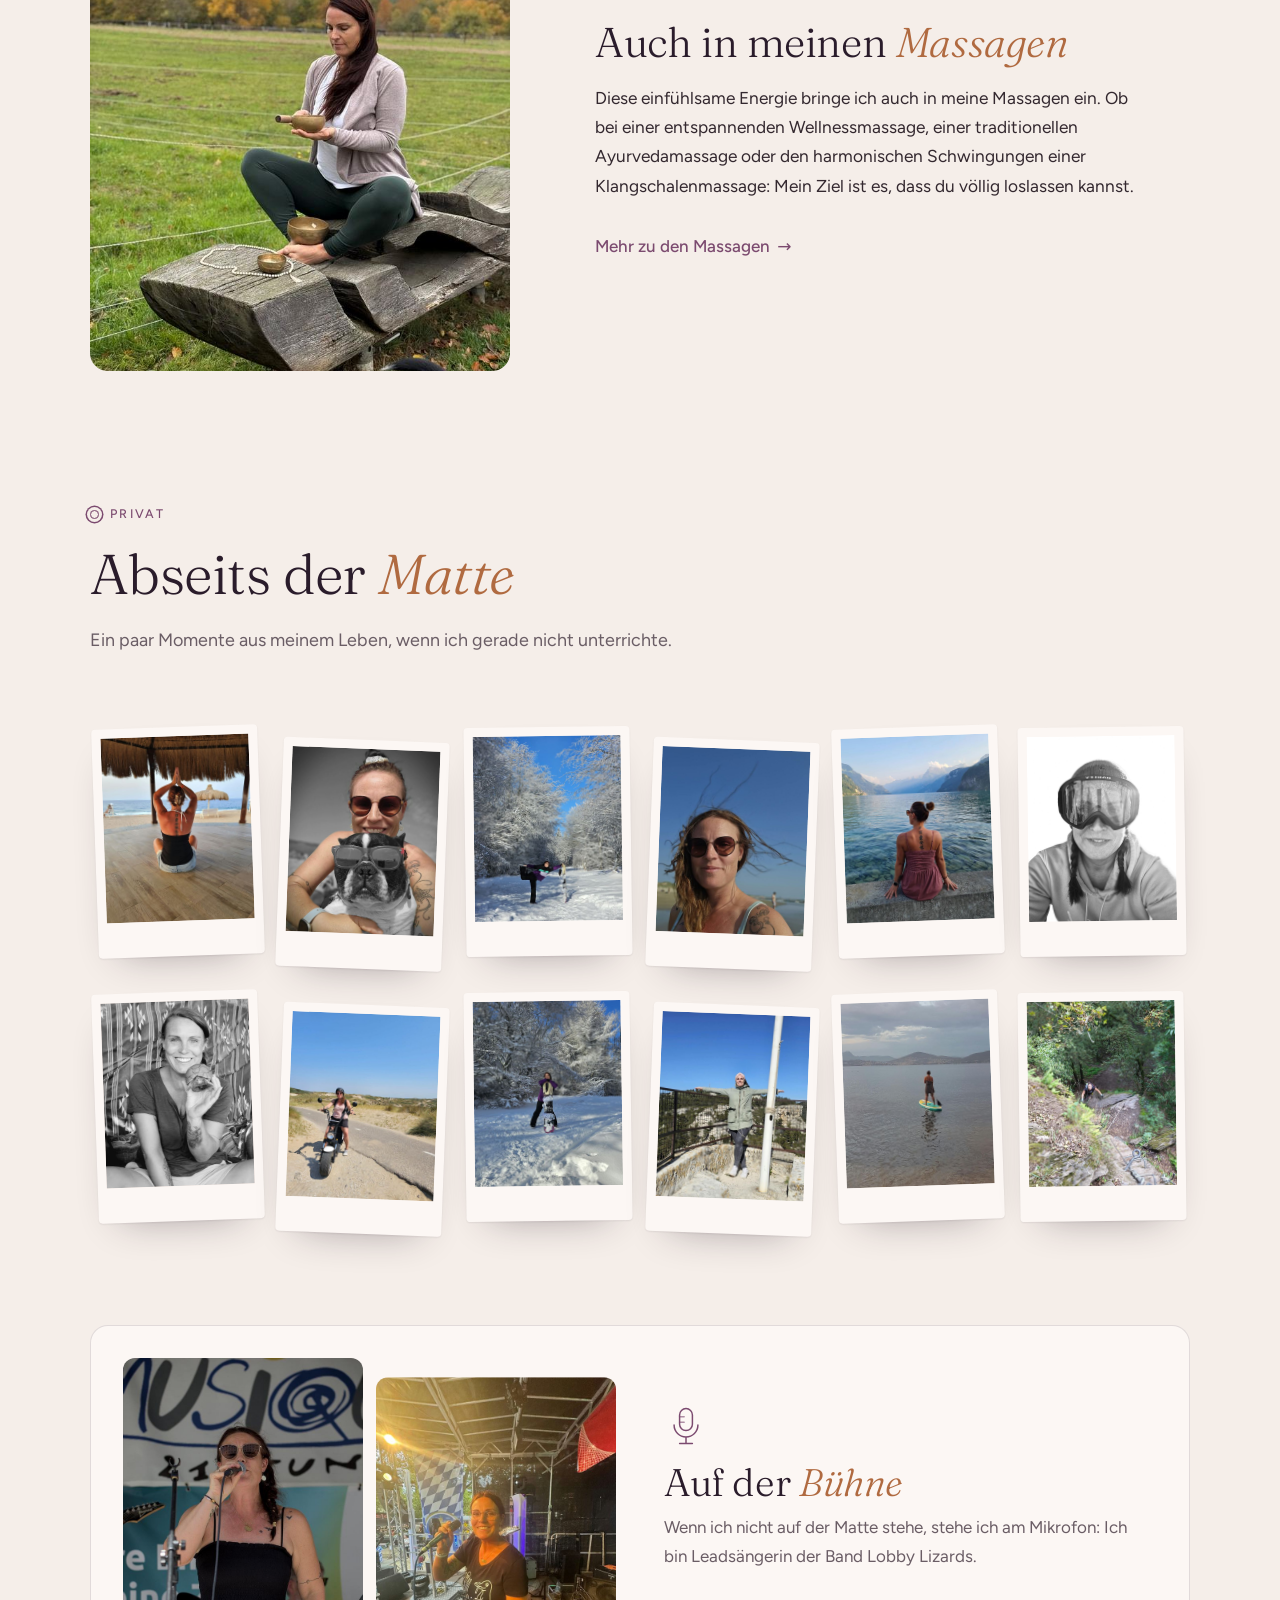
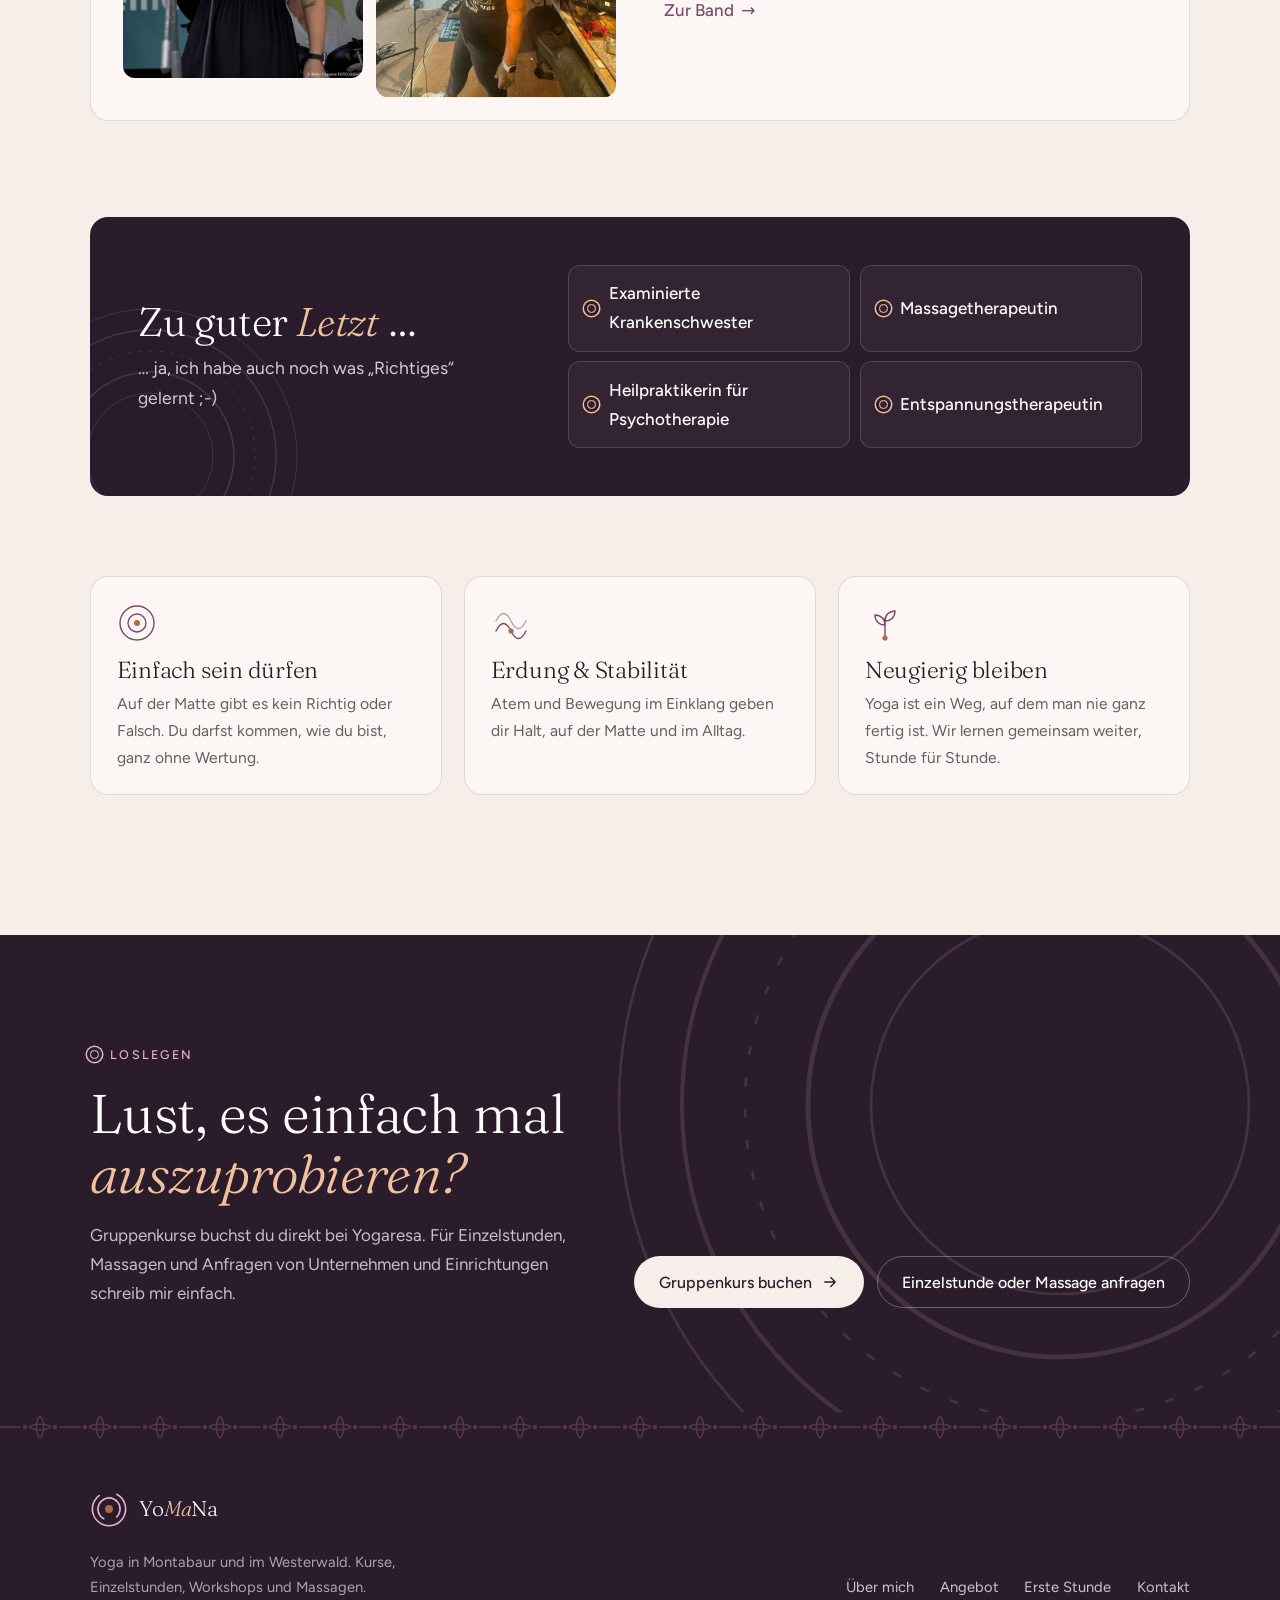
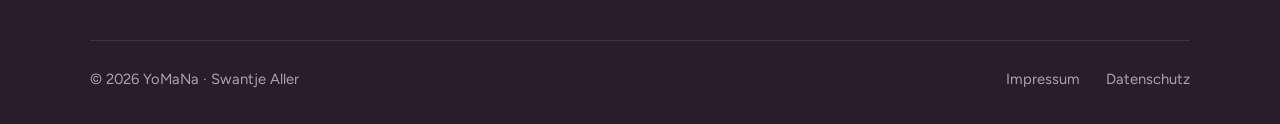
<file: ueber-mich.html>
<!DOCTYPE html>
<html lang="de" class="no-js">
<head>
<meta charset="UTF-8"/>
<meta name="viewport" content="width=device-width, initial-scale=1.0"/>
<title>Über mich – Swantje Aller | YoMaNa</title>
<meta name="description" content="Swantje Aller: Yogalehrerin (Yoga Vidya), Massagetherapeutin und Entspannungstherapeutin in Montabaur. Mein Weg zum Vinyasa Yoga."/>
<link rel="canonical" href="https://www.yomana.de/ueber-mich.html"/>
<meta name="theme-color" content="#f5eee9"/>

<link rel="icon" type="image/x-icon" href="favicon.ico"/>
<link rel="icon" type="image/svg+xml" href="assets/img/icons/favicon.svg"/>
<link rel="icon" type="image/png" sizes="32x32" href="assets/img/icons/favicon-32.png"/>
<link rel="apple-touch-icon" sizes="180x180" href="assets/img/icons/apple-touch-icon.png"/>

<meta property="og:type" content="website"/>
<meta property="og:url" content="https://www.yomana.de/ueber-mich.html"/>
<meta property="og:title" content="Über mich – Swantje Aller | YoMaNa"/>
<meta property="og:description" content="Swantje Aller: Yogalehrerin (Yoga Vidya), Massagetherapeutin und Entspannungstherapeutin in Montabaur. Mein Weg zum Vinyasa Yoga."/>
<meta property="og:image" content="https://www.yomana.de/assets/img/social/og-image.jpg"/>
<meta property="og:image:width" content="1200"/>
<meta property="og:image:height" content="630"/>
<meta property="og:locale" content="de_DE"/>
<meta name="twitter:card" content="summary_large_image"/>

<link rel="preload" href="assets/fonts/fraunces-latin-300-normal.woff2" as="font" type="font/woff2" crossorigin/>
<link rel="preload" href="assets/fonts/figtree-latin-400-normal.woff2" as="font" type="font/woff2" crossorigin/>
<link rel="stylesheet" href="assets/css/style.css"/>
</head>

<body>
<a class="skip" href="#main">Zum Inhalt springen</a>

<!-- SVG-Bausteine (einmal definiert, mehrfach verwendet) -->
<svg width="0" height="0" style="position:absolute" aria-hidden="true" focusable="false">
  <defs>
    <!-- Logo-Zeichen „Atemkreis“ (Entwurf A) -->
    <symbol id="i-mark" viewBox="0 0 48 48">
      <circle cx="24" cy="24" r="21" fill="none" stroke="var(--accent)" stroke-width="2" stroke-linecap="round" stroke-dasharray="108 24" transform="rotate(-62 24 24)"/>
      <circle cx="24" cy="24" r="14" fill="none" stroke="var(--accent)" stroke-width="2" stroke-linecap="round" stroke-dasharray="70 18" transform="rotate(118 24 24)"/>
      <circle cx="24" cy="24" r="5" fill="var(--clay)"/>
    </symbol>
    <!-- Ringe (Drehrillen / Atemringe) -->
    <symbol id="i-rings" viewBox="0 0 200 200">
      <g fill="none" stroke="currentColor">
        <circle cx="100" cy="100" r="98" stroke-width=".6"/>
        <circle cx="100" cy="100" r="84" stroke-width=".9"/>
        <circle cx="100" cy="100" r="70" stroke-width=".6" stroke-dasharray="2 5"/>
        <circle cx="100" cy="100" r="56" stroke-width="1.1"/>
        <circle cx="100" cy="100" r="42" stroke-width=".6"/>
      </g>
    </symbol>
    <!-- Grafik für Foto-Slots: Bogen + Ringe -->
    <symbol id="i-slot" viewBox="0 0 400 500" preserveAspectRatio="xMidYMid slice">
      <rect width="400" height="500" fill="var(--paper-2)"/>
      <path d="M60 500V230a140 140 0 0 1 280 0v270z" fill="var(--card)"/>
      <g fill="none" stroke="var(--accent)" opacity=".35">
        <circle cx="200" cy="250" r="60" stroke-width="1"/>
        <circle cx="200" cy="250" r="90" stroke-width=".7" stroke-dasharray="2 6"/>
        <circle cx="200" cy="250" r="120" stroke-width=".7"/>
      </g>
      <circle cx="200" cy="250" r="26" fill="var(--clay)" opacity=".85"/>
      <path d="M0 440c60-18 120-18 200 0s140 18 200 0v60H0z" fill="var(--stone)" opacity=".45"/>
    </symbol>
    <symbol id="i-cam" viewBox="0 0 24 24"><g fill="none" stroke="currentColor" stroke-width="1.6" stroke-linejoin="round"><path d="M4 7.5h3l1.6-2.5h6.8L17 7.5h3a1 1 0 0 1 1 1V18a1 1 0 0 1-1 1H4a1 1 0 0 1-1-1V8.5a1 1 0 0 1 1-1z"/><circle cx="12" cy="13" r="3.6"/></g></symbol>
    <symbol id="i-arrow" viewBox="0 0 24 24"><path d="M5 12h14M13 6l6 6-6 6" fill="none" stroke="currentColor" stroke-width="1.7" stroke-linecap="round" stroke-linejoin="round"/></symbol>
  </defs>
</svg>

<!-- ================= NAVIGATION (auf allen Seiten gleich halten) ================= -->
<header class="nav" id="nav">
  <div class="wrap">
    <a href="index.html" class="brand" aria-label="YoMaNa – zur Startseite">
      <svg class="brand-mark" aria-hidden="true"><use href="#i-mark"/></svg>
      <span class="brand-name">Yo<em>Ma</em>Na</span>
    </a>
    <button class="burger" id="burger" aria-label="Menü öffnen" aria-expanded="false" aria-controls="menu">
      <span></span><span></span><span></span>
    </button>
    <ul class="nav-links" id="menu">
      <li><a href="ueber-mich.html" aria-current="page">Über mich</a></li>
      <li><a href="angebot.html">Angebot</a></li>
      <li><a href="erste-stunde.html">Erste Stunde</a></li>
      <li><a href="kontakt.html">Kontakt</a></li>
      <li><a href="https://yogaresa.de/kurse/" target="_blank" rel="noopener" class="btn btn-primary">Kurs buchen</a></li>
    </ul>
  </div>
</header>

<main id="main">

<!-- ================= ÜBER MICH ================= -->
<!-- Texte von Swantje (Nov. 2026), nur Zeichensetzung angepasst. Aufbau: Intro → „Mein Yogaweg“ (Kapitel) → „Zu guter Letzt“ → Werte -->
<section class="section page-first" id="ueber-mich">
  <div class="wrap">
    <div class="about-grid">
      <div class="about-photo reveal">
        <figure class="slot ratio-45">
          <img src="assets/img/fotos/swantje-portrait-1200.jpg"
               srcset="assets/img/fotos/swantje-portrait-600.jpg 600w, assets/img/fotos/swantje-portrait-1200.jpg 1200w"
               sizes="(min-width:900px) 440px, 90vw"
               alt="Porträt von Swantje: Sie lehnt lächelnd an einem Baum, im Hintergrund eine Wiese und Herbstwald."
               width="1200" height="1600" loading="lazy"/>
        </figure>
        <svg class="stamp" viewBox="0 0 100 100" aria-hidden="true">
          <defs><path id="stamp-circle" d="M50 50m-36 0a36 36 0 1 1 72 0a36 36 0 1 1-72 0"/></defs>
          <circle cx="50" cy="50" r="48" fill="var(--paper)"/>
          <text font-family="Figtree,sans-serif" font-size="9.4" letter-spacing="2.4" fill="currentColor"><textPath href="#stamp-circle">YOGA · MONTABAUR · WESTERWALD ·</textPath></text>
          <circle cx="50" cy="50" r="7" fill="currentColor"/>
        </svg>
      </div>

      <div class="about-copy reveal">
        <span class="eyebrow">Über mich</span>
        <h1>Hallo, ich bin <em>Swantje</em>.</h1>
        <p class="lead">Yoga bedeutet für mich, ein Leben lang zu lernen, die Neugierde zu bewahren und einen Raum zu schaffen, in dem du einfach <em>sein</em> darfst – ganz ohne Wertung.</p>
        <p>Diese Leidenschaft und das Gefühl von Erdung und Stabilität möchte ich gerne an dich weitergeben.</p>

        <dl class="facts">
          <div><dt>Yogalehrerin</dt><dd>2-jährige Ausbildung bei Yoga Vidya (integrales Yoga)</dd></div>
          <div><dt>Mein Yogastil</dt><dd>Vinyasa &amp; Hatha Yoga</dd></div>
          <div><dt>Massagen</dt><dd>Wellness-, Ayurveda- und Klangschalenmassage</dd></div>
          <div><dt>Unterrichtet seit</dt><dd>2025</dd></div>
          <div><dt>Außerdem</dt><dd>Leadsängerin der Band <a href="https://www.lobby-lizards.de/" target="_blank" rel="noopener">Lobby Lizards</a></dd></div>
        </dl>
      </div>
    </div>

    <!-- Mein Yogaweg: ein Kapitel = ein <li class="chapter">. „flip“ = Foto rechts (Desktop). -->
    <div class="journey">
      <div class="section-head reveal">
        <span class="eyebrow">Mein Yogaweg</span>
        <h2>Wie ich zum Yoga <em>gefunden</em> habe</h2>
      </div>

      <ol class="chapters">
        <li class="chapter reveal">
          <figure class="slot chapter-photo">
            <img src="assets/img/fotos/taenzer-2-1200.jpg" srcset="assets/img/fotos/taenzer-2-600.jpg 600w, assets/img/fotos/taenzer-2-1200.jpg 1200w" sizes="(min-width:900px) 420px, 90vw" alt="Swantje im Tänzer auf einer geschwungenen Holzskulptur, den Fuß hinter dem Körper gefasst." width="1200" height="1600" loading="lazy"/>
          </figure>
          <div class="chapter-text">
            <span class="chapter-no" aria-hidden="true">1</span>
            <h3>Über die Entspannung zum <em>Vinyasa</em></h3>
            <p>Auf meinem Weg als Entspannungstherapeutin lernte ich verschiedene Entspannungstechniken kennen und landete so beim Vinyasa Yoga. Ein dynamischer Yogastil, der Atem und Bewegung verbindet und körperlich sehr fordernd sein kann!</p>
          </div>
        </li>

        <li class="chapter flip reveal">
          <figure class="slot chapter-photo">
            <img src="assets/img/fotos/arme-offen-1200.jpg" srcset="assets/img/fotos/arme-offen-600.jpg 600w, assets/img/fotos/arme-offen-1200.jpg 1200w" sizes="(min-width:900px) 420px, 90vw" alt="Swantje steht im Baum auf der Holzskulptur und breitet die Arme weit aus." width="1200" height="1600" loading="lazy"/>
          </figure>
          <div class="chapter-text">
            <span class="chapter-no" aria-hidden="true">2</span>
            <h3>Mein „inneres <em>Zuhause</em>“</h3>
            <p>Hier fand ich mein „inneres Zuhause“! Das war 2020, und noch immer spüre ich meine Leidenschaft und das Feuer für diese Yogapraxis.</p>
          </div>
        </li>

        <li class="chapter chapter-statement reveal">
          <div class="chapter-text">
            <span class="chapter-no" aria-hidden="true">3</span>
            <h3>Zwei Jahre bei <em>Yoga Vidya</em></h3>
            <p>Meine 2-jährige Yogalehrerausbildung absolvierte ich bei Yoga Vidya. Sie basiert auf dem integralen Yoga – einem ganzheitlichen System, das verschiedene klassische Yogawege miteinander verbindet, um Körper, Geist und Seele gleichermaßen anzusprechen.</p>
            <p>Eine Zeit, die sehr prägend und lehrreich für mich war.</p>
          </div>
          <blockquote class="statement">
            <p>Ich fühle mich geerdet, stabil und selbstbewusst wie nie zuvor und bin sehr glücklich, diese <em>Entscheidung</em> getroffen zu haben.</p>
          </blockquote>
        </li>

        <li class="chapter reveal">
          <figure class="slot chapter-photo">
            <img src="assets/img/fotos/klangschale-sitz-1200.jpg" srcset="assets/img/fotos/klangschale-sitz-600.jpg 600w, assets/img/fotos/klangschale-sitz-1200.jpg 1200w" sizes="(min-width:900px) 420px, 90vw" alt="Swantje sitzt auf der Holzskulptur und hält eine Klangschale in den Händen." width="1200" height="1600" loading="lazy"/>
          </figure>
          <div class="chapter-text">
            <span class="chapter-no" aria-hidden="true">4</span>
            <h3>Auch in meinen <em>Massagen</em></h3>
            <p>Diese einfühlsame Energie bringe ich auch in meine Massagen ein. Ob bei einer entspannenden Wellnessmassage, einer traditionellen Ayurvedamassage oder den harmonischen Schwingungen einer Klangschalenmassage: Mein Ziel ist es, dass du völlig loslassen kannst.</p>
            <a class="link-arrow" href="angebot.html#massagen">Mehr zu den Massagen</a>
          </div>
        </li>
      </ol>

      <!-- Privat: persönliche Fotos im Polaroid-Stil -->
      <div class="privat">
        <div class="section-head reveal">
          <span class="eyebrow">Privat</span>
          <h2>Abseits der <em>Matte</em></h2>
          <p>Ein paar Momente aus meinem Leben, wenn ich gerade nicht unterrichte.</p>
        </div>
        <ul class="polaroids reveal-stagger" aria-label="Private Fotos von Swantje">
          <li><figure><img src="assets/img/fotos/privat-strand-yoga-600.jpg" alt="Swantje sitzt von hinten gesehen im Schneidersitz unter einem Strohdach am Strand, die Hände über dem Kopf zusammengelegt." width="600" height="800" loading="lazy"/></figure></li>
          <li><figure><img src="assets/img/fotos/privat-hund-600.jpg" alt="Swantje lacht in die Kamera, vor ihr eine Französische Bulldogge, die ebenfalls eine Sonnenbrille trägt." width="600" height="800" loading="lazy"/></figure></li>
          <li><figure><img src="assets/img/fotos/privat-schnee-tanz-600.jpg" alt="Swantje steht im Tänzer auf einem verschneiten Waldweg, neben ihr ein Snowboard im Schnee." width="600" height="800" loading="lazy"/></figure></li>
          <li><figure><img src="assets/img/fotos/privat-wind-600.jpg" alt="Selfie von Swantje mit Sonnenbrille am Meer, der Wind weht ihr die Haare ins Gesicht." width="600" height="800" loading="lazy"/></figure></li>
          <li><figure><img src="assets/img/fotos/privat-see-600.jpg" alt="Swantje sitzt von hinten gesehen an einem Bergsee, vor ihr klares Wasser und hohe Berge." width="600" height="800" loading="lazy"/></figure></li>
          <li><figure><img src="assets/img/fotos/privat-skibrille-600.jpg" alt="Schwarzweißfoto: Swantje lächelt mit großer Skibrille und Zöpfen in die Kamera." width="600" height="800" loading="lazy"/></figure></li>
          <li><figure><img src="assets/img/fotos/privat-lachen-600.jpg" alt="Schwarzweißfoto: Swantje sitzt entspannt und lachend auf einem Sofa mit gemusterten Kissen." width="600" height="479" loading="lazy"/></figure></li>
          <li><figure><img src="assets/img/fotos/privat-roller-600.jpg" alt="Swantje fährt mit Helm auf einem E-Roller durch eine Dünenlandschaft." width="600" height="800" loading="lazy"/></figure></li>
          <li><figure><img src="assets/img/fotos/privat-schnee-600.jpg" alt="Swantje steht mit ihrem Snowboard in einer verschneiten Winterlandschaft." width="600" height="800" loading="lazy"/></figure></li>
          <li><figure><img src="assets/img/fotos/privat-aussicht-600.jpg" alt="Swantje steht mit weit ausgebreiteten Armen an einem Aussichtspunkt unter blauem Himmel." width="600" height="800" loading="lazy"/></figure></li>
          <li><figure><img src="assets/img/fotos/privat-sup-600.jpg" alt="Swantje steht von hinten gesehen auf einem Stand-up-Paddle-Board auf ruhigem Wasser, im Hintergrund Hügel und Wolken." width="600" height="800" loading="lazy"/></figure></li>
          <li><figure><img src="assets/img/fotos/privat-klettersteig-600.jpg" alt="Swantje klettert auf einem Klettersteig durch einen grünen Wald." width="600" height="800" loading="lazy"/></figure></li>
        </ul>
        <p class="polaroids-hint" aria-hidden="true">Zum Weiterblättern wischen</p>

        <!-- Band: nur ein normaler Link, kein eingebettetes Video/Player -->
        <!-- Band: nur ein normaler Link, kein eingebettetes Video/Player.
             Bühnenfoto 1 © Peter Cassens (FOTO.SUCHT.), Nutzung erlaubt – Wasserzeichen nicht wegschneiden, Bildnachweis im Impressum. -->
        <div class="band reveal">
          <div class="band-photos">
            <figure class="band-photo">
              <img src="assets/img/fotos/buehne-mikrofon-600.jpg" srcset="assets/img/fotos/buehne-mikrofon-600.jpg 600w, assets/img/fotos/buehne-mikrofon-1000.jpg 1000w" sizes="(min-width:760px) 220px, 44vw" alt="Swantje singt mit Sonnenbrille und schwarzem Kleid auf einer Bühne in ein Mikrofon." width="600" height="800" loading="lazy"/>
            </figure>
            <figure class="band-photo">
              <img src="assets/img/fotos/buehne-lachen-600.jpg" srcset="assets/img/fotos/buehne-lachen-600.jpg 600w, assets/img/fotos/buehne-lachen-1000.jpg 1000w" sizes="(min-width:760px) 220px, 44vw" alt="Swantje steht lachend mit Mikrofon auf einer Open-Air-Bühne." width="600" height="800" loading="lazy"/>
            </figure>
          </div>
          <div class="band-text">
            <svg class="band-icon" viewBox="0 0 48 48" aria-hidden="true"><g fill="none" stroke="currentColor" stroke-width="1.6" stroke-linecap="round"><rect x="17" y="5" width="14" height="24" rx="7"/><path d="M11 23c0 7.2 5.8 13 13 13s13-5.8 13-13M24 36v7M17 43h14"/><path d="M17 14h5M17 20h5" opacity=".6"/></g></svg>
            <h3>Auf der <em>Bühne</em></h3>
            <p>Wenn ich nicht auf der Matte stehe, stehe ich am Mikrofon: Ich bin Leadsängerin der Band Lobby Lizards.</p>
            <a class="link-arrow" href="https://www.lobby-lizards.de/" target="_blank" rel="noopener">Zur Band</a>
          </div>
        </div>
      </div>

      <aside class="finally reveal" aria-labelledby="finally-h">
        <svg class="finally-rings" aria-hidden="true"><use href="#i-rings"/></svg>
        <div>
          <h3 id="finally-h">Zu guter <em>Letzt</em> …</h3>
          <p>… ja, ich habe auch noch was „Richtiges“ <span class="nowrap">gelernt ;-)</span></p>
        </div>
        <ul class="creds">
          <li>Examinierte Krankenschwester</li>
          <li>Massagetherapeutin</li>
          <li>Heilpraktikerin für Psychotherapie</li>
          <li>Entspannungstherapeutin</li>
        </ul>
      </aside>
    </div>

    <div class="values reveal-stagger">
      <article class="value">
        <svg viewBox="0 0 40 40" aria-hidden="true"><g fill="none" stroke="currentColor" stroke-width="1.4"><circle cx="20" cy="20" r="17"/><circle cx="20" cy="20" r="9"/></g><circle cx="20" cy="20" r="3" fill="var(--clay)"/></svg>
        <h3>Einfach sein dürfen</h3>
        <p>Auf der Matte gibt es kein Richtig oder Falsch. Du darfst kommen, wie du bist, ganz ohne Wertung.</p>
      </article>
      <article class="value">
        <svg viewBox="0 0 40 40" aria-hidden="true"><g fill="none" stroke="currentColor" stroke-width="1.4" stroke-linecap="round"><path d="M5 28c5-10 10-10 15 0s10 10 15 0"/><path d="M5 18c5-10 10-10 15 0s10 10 15 0" opacity=".5"/></g><circle cx="20" cy="28" r="2.6" fill="var(--clay)"/></svg>
        <h3>Erdung &amp; Stabilität</h3>
        <p>Atem und Bewegung im Einklang geben dir Halt, auf der Matte und im Alltag.</p>
      </article>
      <article class="value">
        <svg viewBox="0 0 40 40" aria-hidden="true"><g fill="none" stroke="currentColor" stroke-width="1.4" stroke-linecap="round"><path d="M20 35V15"/><path d="M20 22c-6 0-10-4-10-10 6 0 10 4 10 10zM20 18c0-6 4-10 10-10 0 6-4 10-10 10z"/></g><circle cx="20" cy="35" r="2.6" fill="var(--clay)"/></svg>
        <h3>Neugierig bleiben</h3>
        <p>Yoga ist ein Weg, auf dem man nie ganz fertig ist. Wir lernen gemeinsam weiter, Stunde für Stunde.</p>
      </article>
    </div>
  </div>
</section>

<!-- ================= PROBESTUNDE (Abschluss jeder Seite) ================= -->
<section class="section on-dark cta-band">
  <svg class="contact-rings" aria-hidden="true"><use href="#i-rings"/></svg>
  <div class="wrap cta-inner reveal">
    <div>
      <span class="eyebrow">Loslegen</span>
      <h2>Lust, es einfach mal <em>auszuprobieren?</em></h2>
      <p>Gruppenkurse buchst du direkt bei Yogaresa. Für Einzelstunden, Massagen und Anfragen von Unternehmen und Einrichtungen schreib mir einfach.</p>
    </div>
    <div class="cta-actions">
      <a class="btn btn-light" href="https://yogaresa.de/kurse/" target="_blank" rel="noopener">Gruppenkurs buchen <svg aria-hidden="true"><use href="#i-arrow"/></svg></a>
      <a class="btn btn-line-light" href="kontakt.html">Einzelstunde oder Massage anfragen</a>
    </div>
  </div>
</section>

</main>

<!-- ================= FOOTER ================= -->
<footer class="footer">
  <div class="ornament" aria-hidden="true"></div>
  <div class="wrap">
    <div class="footer-top">
      <div>
        <a href="index.html" class="brand" aria-label="YoMaNa – zur Startseite">
          <svg class="brand-mark" aria-hidden="true"><use href="#i-mark"/></svg>
          <span class="brand-name">Yo<em>Ma</em>Na</span>
        </a>
        <p>Yoga in Montabaur und im Westerwald. Kurse, Einzelstunden, Workshops und Massagen.</p>
      </div>
      <nav aria-label="Seitenbereiche">
        <a href="ueber-mich.html">Über mich</a><a href="angebot.html">Angebot</a><a href="erste-stunde.html">Erste Stunde</a><a href="kontakt.html">Kontakt</a>
      </nav>
    </div>
    <div class="footer-bottom">
      <span>© <span id="year">2026</span> YoMaNa · Swantje Aller</span>
      <nav aria-label="Rechtliches"><a href="impressum.html">Impressum</a><a href="datenschutz.html">Datenschutz</a></nav>
    </div>
  </div>
</footer>

<script src="assets/js/main.js" defer></script>
</body>
</html>
</file>
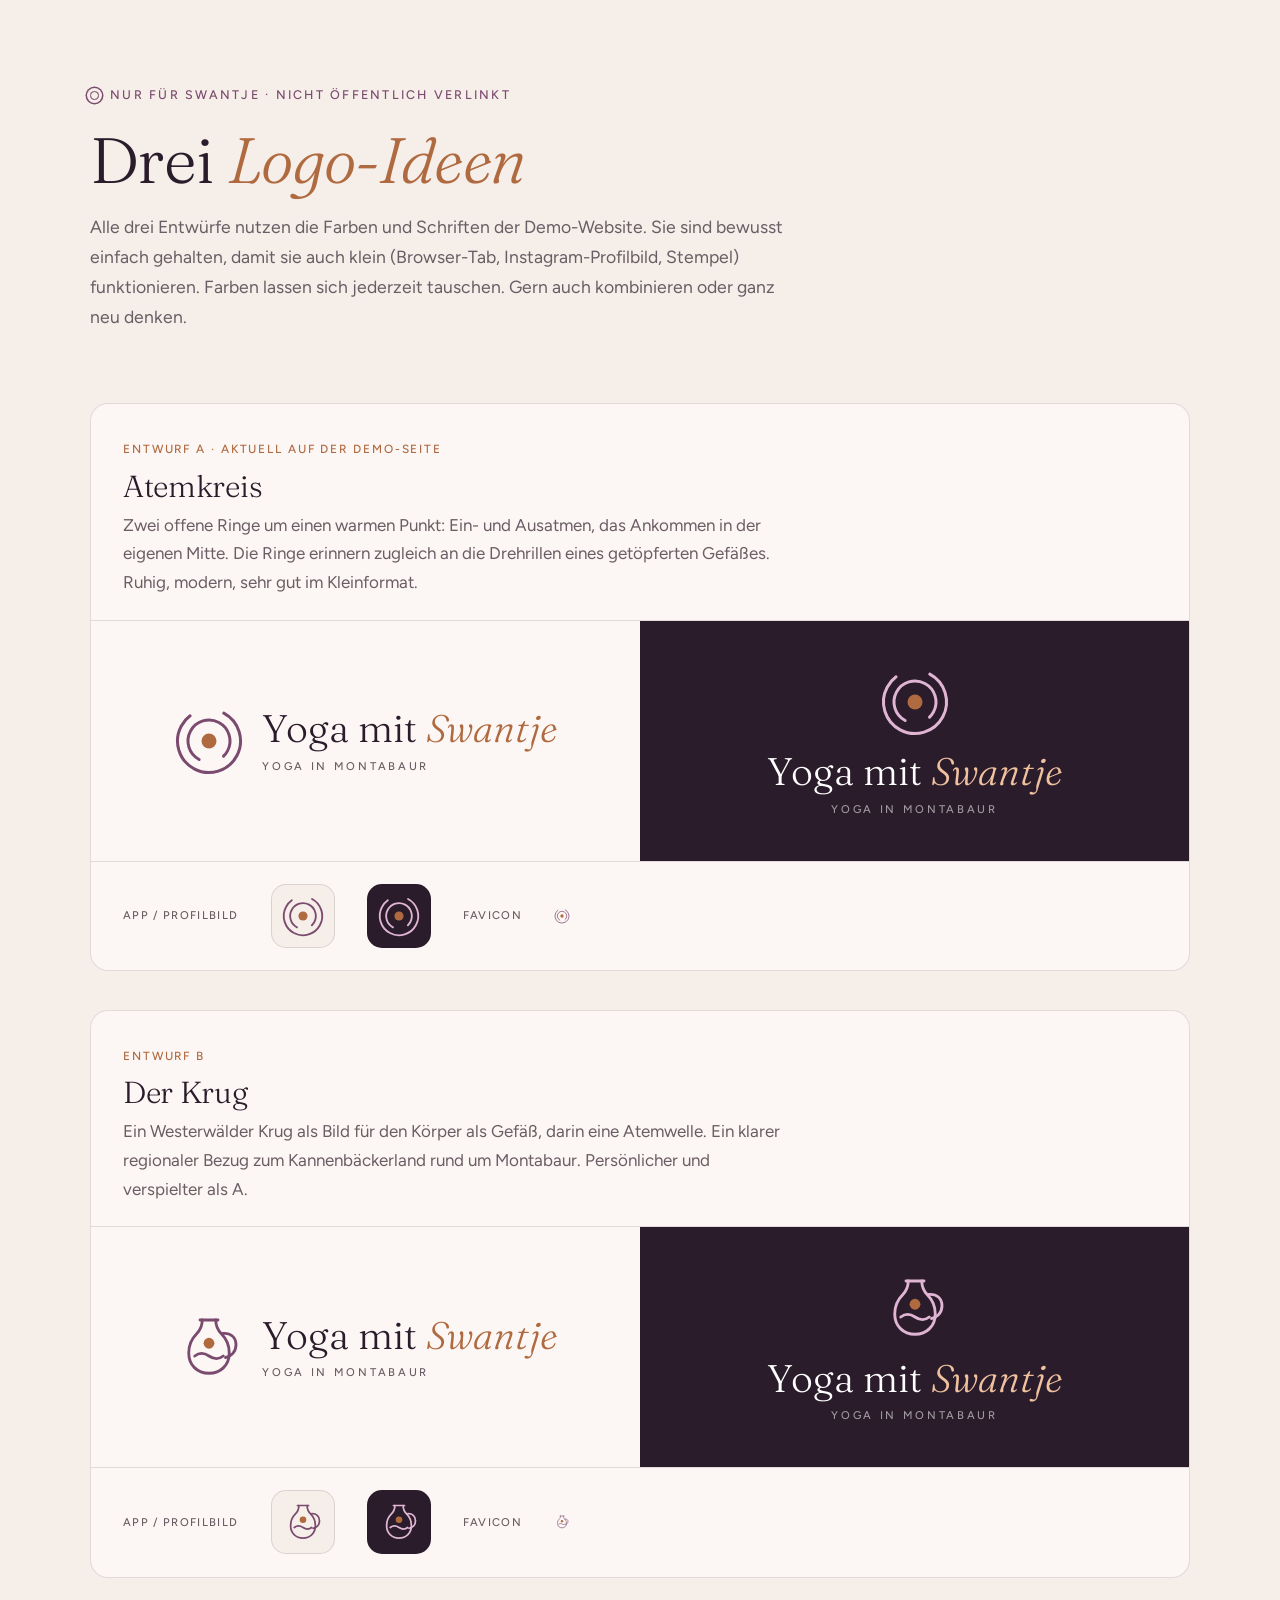
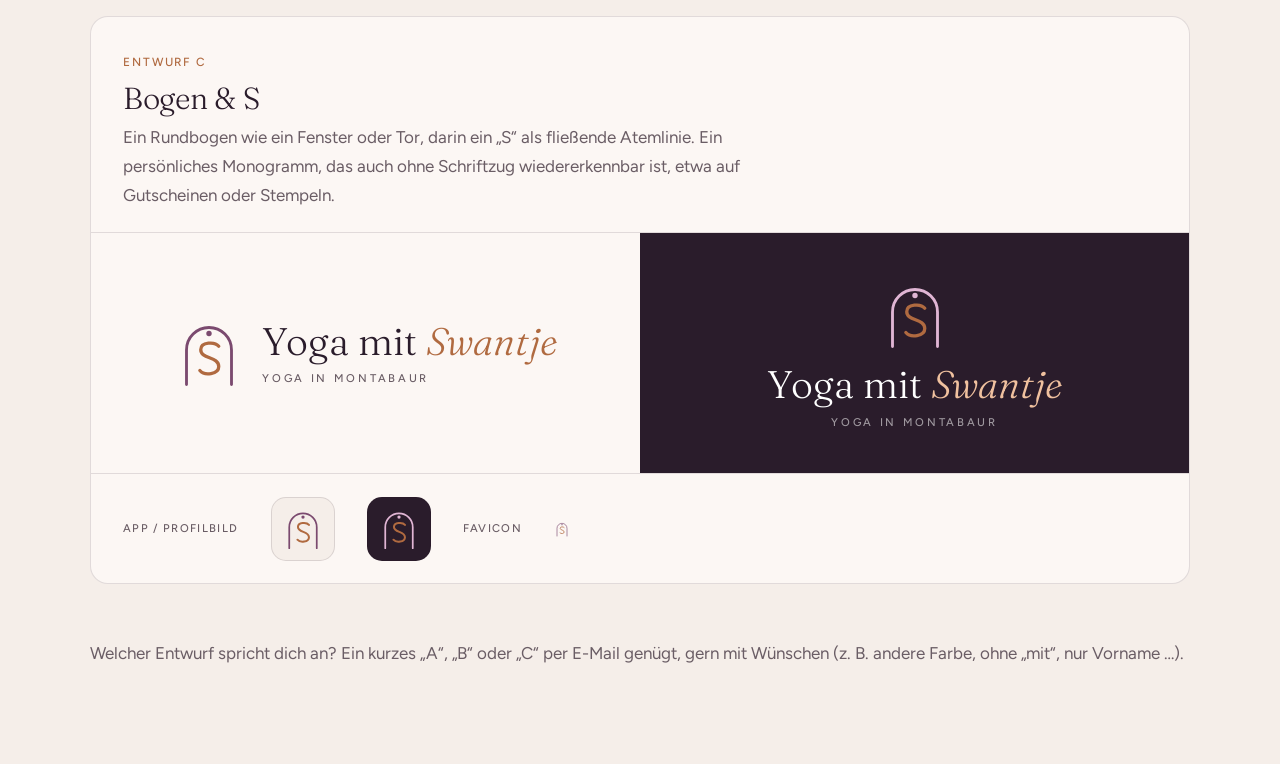
<file: entwuerfe/logo-entwuerfe.html>
<!DOCTYPE html>
<html lang="de">
<head>
<meta charset="UTF-8"/>
<meta name="viewport" content="width=device-width, initial-scale=1.0"/>
<title>Logo-Entwürfe – Yoga mit Swantje</title>
<meta name="robots" content="noindex,nofollow"/>
<link rel="icon" type="image/svg+xml" href="../assets/img/icons/favicon.svg"/>
<link rel="stylesheet" href="../assets/css/style.css"/>
<style>
  .top{padding:clamp(3rem,8vw,5rem) 0 1rem}
  .top h1{font-size:clamp(2.4rem,7vw,4rem);margin-bottom:1rem}
  .top p{color:var(--muted);font-size:1.1rem;max-width:44rem}
  .concept{background:var(--card);border:1px solid var(--line);border-radius:var(--radius);margin:2.4rem 0;overflow:hidden}
  .c-head{padding:1.8rem 2rem 1.4rem;border-bottom:1px solid var(--line)}
  .c-head h2{font-size:1.9rem;margin:.4rem 0 .5rem}
  .c-head p{color:var(--muted);max-width:60ch;margin:0}
  .c-tag{font:500 .74rem/1 var(--f-text);letter-spacing:.16em;text-transform:uppercase;color:var(--clay)}
  .boards{display:grid}
  .board{display:grid;place-items:center;min-height:240px;padding:2.5rem 1.5rem}
  .board.dark{background:var(--ink)}
  .board.dark .lock-name{color:#fff}
  .board.dark .lock-name em{color:var(--clay-lt)}
  .board.dark .lock-sub{color:rgba(255,255,255,.55)}
  .lock{display:flex;align-items:center;gap:1.1rem}
  .lock svg{width:72px;height:72px;flex:none}
  .lock-name{font:300 clamp(1.7rem,6vw,2.4rem)/1 var(--f-display);color:var(--ink);white-space:nowrap}
  .lock-name em{font-style:italic;color:var(--clay)}
  .lock-sub{display:block;font:500 .7rem/1 var(--f-text);letter-spacing:.24em;text-transform:uppercase;color:var(--muted);margin-top:.6rem}
  .lock.stacked{flex-direction:column;text-align:center;gap:.9rem}
  .minis{display:flex;align-items:center;gap:1.4rem 2rem;flex-wrap:wrap;padding:1.4rem 2rem;border-top:1px solid var(--line)}
  .minis small{font:500 .7rem/1 var(--f-text);letter-spacing:.12em;text-transform:uppercase;color:var(--muted)}
  .app{display:grid;place-items:center;width:64px;height:64px;border-radius:15px;background:var(--paper);border:1px solid var(--line)}
  .app.dark{background:var(--ink)}
  .app svg{width:44px;height:44px}
  .fav{width:16px;height:16px}
  .dark-mark{--mk:var(--accent-lt)}
  .end{color:var(--muted);padding:1rem 0 5rem}
  @media (min-width:760px){.boards{grid-template-columns:1fr 1fr}}
</style>
</head>
<body>
<svg width="0" height="0" style="position:absolute" aria-hidden="true">
  <defs>
    <!-- A: Atemkreis -->
    <symbol id="m-a" viewBox="0 0 48 48">
      <circle class="st" cx="24" cy="24" r="21" fill="none" stroke="var(--mk,var(--accent))" stroke-width="2" stroke-linecap="round" stroke-dasharray="108 24" transform="rotate(-62 24 24)"/>
      <circle class="st" cx="24" cy="24" r="14" fill="none" stroke="var(--mk,var(--accent))" stroke-width="2" stroke-linecap="round" stroke-dasharray="70 18" transform="rotate(118 24 24)"/>
      <circle cx="24" cy="24" r="5" fill="var(--clay)"/>
    </symbol>
    <!-- B: Krug (Westerwälder Steinzeug) -->
    <symbol id="m-b" viewBox="0 0 48 48">
      <g class="st" fill="none" stroke="var(--mk,var(--accent))" stroke-width="1.9" stroke-linecap="round" stroke-linejoin="round">
        <path d="M18 6h12"/>
        <path d="M19.5 6c0 4-1 6.5-4 9.5-3.6 3.6-5 8-5 12.5 0 8 5.6 13.5 13.5 13.5S37.5 36 37.5 28c0-4.5-1.4-8.9-5-12.5-3-3-4-5.5-4-9.5"/>
        <path d="M33 15c5.5-.5 9 2.5 9 7.5 0 4.6-3.2 7.8-7 8.5"/>
        <path d="M14.5 30c3-2.4 6-2.4 9.5 0s6.5 2.4 9.5 0"/>
      </g>
      <circle cx="24" cy="21.5" r="3.6" fill="var(--clay)"/>
    </symbol>
    <!-- C: Bogen mit S-Atemlinie -->
    <symbol id="m-c" viewBox="0 0 48 48">
      <path class="st" d="M9 45V22a15 15 0 0 1 30 0v23" fill="none" stroke="var(--mk,var(--accent))" stroke-width="1.9" stroke-linecap="round"/>
      <path d="M30.5 19.5c-2.5-3.2-12-3-12 2.3 0 6.4 12 4.4 12 11.2 0 5.4-9.6 6.3-12.6 2.7" fill="none" stroke="var(--clay)" stroke-width="2.2" stroke-linecap="round"/>
      <circle class="st" cx="24" cy="11" r="1.8" fill="var(--mk,var(--accent))" stroke="none"/>
    </symbol>
  </defs>
</svg>

<main class="wrap">
  <section class="top">
    <span class="eyebrow">Nur für Swantje · nicht öffentlich verlinkt</span>
    <h1>Drei <em>Logo-Ideen</em></h1>
    <p>Alle drei Entwürfe nutzen die Farben und Schriften der Demo-Website. Sie sind bewusst einfach gehalten, damit sie auch klein (Browser-Tab, Instagram-Profilbild, Stempel) funktionieren. Farben lassen sich jederzeit tauschen. Gern auch kombinieren oder ganz neu denken.</p>
  </section>

  <article class="concept">
    <div class="c-head">
      <span class="c-tag">Entwurf A · aktuell auf der Demo-Seite</span>
      <h2>Atemkreis</h2>
      <p>Zwei offene Ringe um einen warmen Punkt: Ein- und Ausatmen, das Ankommen in der eigenen Mitte. Die Ringe erinnern zugleich an die Drehrillen eines getöpferten Gefäßes. Ruhig, modern, sehr gut im Kleinformat.</p>
    </div>
    <div class="boards">
      <div class="board"><div class="lock"><svg aria-hidden="true"><use href="#m-a"/></svg><div><span class="lock-name">Yoga mit <em>Swantje</em></span><span class="lock-sub">Yoga in Montabaur</span></div></div></div>
      <div class="board dark dark-mark"><div class="lock stacked"><svg aria-hidden="true"><use href="#m-a"/></svg><div><span class="lock-name">Yoga mit <em>Swantje</em></span><span class="lock-sub">Yoga in Montabaur</span></div></div></div>
    </div>
    <div class="minis"><small>App / Profilbild</small><span class="app"><svg aria-hidden="true"><use href="#m-a"/></svg></span><span class="app dark dark-mark"><svg aria-hidden="true"><use href="#m-a"/></svg></span><small>Favicon</small><svg class="fav" aria-hidden="true"><use href="#m-a"/></svg></div>
  </article>

  <article class="concept">
    <div class="c-head">
      <span class="c-tag">Entwurf B</span>
      <h2>Der Krug</h2>
      <p>Ein Westerwälder Krug als Bild für den Körper als Gefäß, darin eine Atemwelle. Ein klarer regionaler Bezug zum Kannenbäckerland rund um Montabaur. Persönlicher und verspielter als A.</p>
    </div>
    <div class="boards">
      <div class="board"><div class="lock"><svg aria-hidden="true"><use href="#m-b"/></svg><div><span class="lock-name">Yoga mit <em>Swantje</em></span><span class="lock-sub">Yoga in Montabaur</span></div></div></div>
      <div class="board dark dark-mark"><div class="lock stacked"><svg aria-hidden="true"><use href="#m-b"/></svg><div><span class="lock-name">Yoga mit <em>Swantje</em></span><span class="lock-sub">Yoga in Montabaur</span></div></div></div>
    </div>
    <div class="minis"><small>App / Profilbild</small><span class="app"><svg aria-hidden="true"><use href="#m-b"/></svg></span><span class="app dark dark-mark"><svg aria-hidden="true"><use href="#m-b"/></svg></span><small>Favicon</small><svg class="fav" aria-hidden="true"><use href="#m-b"/></svg></div>
  </article>

  <article class="concept">
    <div class="c-head">
      <span class="c-tag">Entwurf C</span>
      <h2>Bogen &amp; S</h2>
      <p>Ein Rundbogen wie ein Fenster oder Tor, darin ein „S“ als fließende Atemlinie. Ein persönliches Monogramm, das auch ohne Schriftzug wiedererkennbar ist, etwa auf Gutscheinen oder Stempeln.</p>
    </div>
    <div class="boards">
      <div class="board"><div class="lock"><svg aria-hidden="true"><use href="#m-c"/></svg><div><span class="lock-name">Yoga mit <em>Swantje</em></span><span class="lock-sub">Yoga in Montabaur</span></div></div></div>
      <div class="board dark dark-mark"><div class="lock stacked"><svg aria-hidden="true"><use href="#m-c"/></svg><div><span class="lock-name">Yoga mit <em>Swantje</em></span><span class="lock-sub">Yoga in Montabaur</span></div></div></div>
    </div>
    <div class="minis"><small>App / Profilbild</small><span class="app"><svg aria-hidden="true"><use href="#m-c"/></svg></span><span class="app dark dark-mark"><svg aria-hidden="true"><use href="#m-c"/></svg></span><small>Favicon</small><svg class="fav" aria-hidden="true"><use href="#m-c"/></svg></div>
  </article>

  <p class="end">Welcher Entwurf spricht dich an? Ein kurzes „A“, „B“ oder „C“ per E-Mail genügt, gern mit Wünschen (z. B. andere Farbe, ohne „mit“, nur Vorname …).</p>
</main>
</body>
</html>
</file>
<file: assets/css/style.css>
/* =====================================================================
   Yoga mit Swantje – Stylesheet
   Designidee „Ton & Atem“: Farben des Westerwälder Steinzeugs
   (salzglasiertes Grau, Kobaltblau, gebrannter Ton) + Drehrillen /
   Atemkreise als wiederkehrendes Motiv. Alle Farben als Variablen.
   ===================================================================== */

/* ---------- Schriften (lokal, keine Google-Server) ---------- */
@font-face{font-family:'Fraunces';font-style:normal;font-weight:300;font-display:swap;src:url('../fonts/fraunces-latin-300-normal.woff2') format('woff2')}
@font-face{font-family:'Fraunces';font-style:normal;font-weight:400;font-display:swap;src:url('../fonts/fraunces-latin-400-normal.woff2') format('woff2')}
@font-face{font-family:'Fraunces';font-style:italic;font-weight:300;font-display:swap;src:url('../fonts/fraunces-latin-300-italic.woff2') format('woff2')}
@font-face{font-family:'Fraunces';font-style:italic;font-weight:400;font-display:swap;src:url('../fonts/fraunces-latin-400-italic.woff2') format('woff2')}
@font-face{font-family:'Figtree';font-style:normal;font-weight:400;font-display:swap;src:url('../fonts/figtree-latin-400-normal.woff2') format('woff2')}
@font-face{font-family:'Figtree';font-style:normal;font-weight:500;font-display:swap;src:url('../fonts/figtree-latin-500-normal.woff2') format('woff2')}
@font-face{font-family:'Figtree';font-style:normal;font-weight:600;font-display:swap;src:url('../fonts/figtree-latin-600-normal.woff2') format('woff2')}

/* ---------- Design-Tokens ---------- */
:root{
  /* Farbwelt „Pflaume & Abendlicht“ (final, Nov. 2026). Ton und Grau für Text minimal abgedunkelt (WCAG-Kontrast). */
  --paper:#f5eee9;      /* warmes Hell: Seitenhintergrund */
  --paper-2:#ece0da;    /* etwas dunkler: abgesetzte Sektionen */
  --card:#fcf7f4;       /* Karten */
  --stone:#d7c6c0;      /* Linien, Ringe */
  --ink:#2a1c2b;        /* dunkle Pflaume: Überschriften, dunkle Sektionen */
  --text:#33282f;       /* Fließtext */
  --muted:#6a5d65;      /* Nebentext */
  --accent:#7b4a6f;     /* Pflaume: Markenfarbe, Links, Labels */
  --accent-lt:#e0b5d4;  /* Pflaume hell: auf dunklem Grund */
  --clay:#b06a40;       /* Abendlicht/Ton: kursive Wörter, Punkte */
  --clay-lt:#f0c19f;    /* Aprikose: auf dunklem Grund, Atemkreis */
  --line:rgba(42,28,43,.13);

  --f-display:'Fraunces',Georgia,'Times New Roman',serif;
  --f-text:'Figtree',system-ui,-apple-system,'Segoe UI',sans-serif;

  --wrap:1180px;
  --pad:clamp(1.25rem,5vw,2.5rem);
  --section:clamp(5rem,11vw,9rem);
  --radius:18px;
  --ease:cubic-bezier(.22,.61,.36,1);
}
/* ---------- Basis ---------- */
*,*::before,*::after{box-sizing:border-box}
html{-webkit-text-size-adjust:100%;scroll-behavior:smooth;scroll-padding-top:84px}
body{margin:0;background:var(--paper);color:var(--text);font-family:var(--f-text);font-size:1.0625rem;line-height:1.7;-webkit-font-smoothing:antialiased;text-rendering:optimizeLegibility;overflow-x:hidden}
img,svg{display:block;max-width:100%}
a{color:var(--accent);text-underline-offset:.2em;text-decoration-thickness:1px}
a:hover{color:var(--clay)}
h1,h2,h3,h4{font-family:var(--f-display);font-weight:300;color:var(--ink);line-height:1.12;margin:0;letter-spacing:-.01em;font-variation-settings:"SOFT" 100}
h1 em,h2 em,h3 em{font-style:italic;color:var(--clay)}
p{margin:0 0 1em}
ul,ol{margin:0;padding:0}
strong{font-weight:600;color:var(--ink)}
:focus-visible{outline:2px solid var(--clay);outline-offset:3px;border-radius:4px}
::selection{background:var(--accent);color:#fff}
.wrap{width:100%;max-width:var(--wrap);margin:0 auto;padding:0 var(--pad)}
.skip{position:absolute;left:-999px;top:0;background:var(--ink);color:#fff;padding:.6rem 1rem;z-index:200}
.skip:focus{left:1rem;top:1rem}
.nowrap{white-space:nowrap}
.visually-hidden{position:absolute!important;width:1px;height:1px;overflow:hidden;clip:rect(0 0 0 0);white-space:nowrap}

/* ---------- Demo-Markierungen ---------- */
/* <span class="ph" title="…">…</span> = Angabe fehlt noch. Mit <body class="demo"> gelb gestrichelt. */
.demo .ph{background:repeating-linear-gradient(135deg,rgba(236,180,40,.22) 0 6px,rgba(236,180,40,.08) 6px 12px);outline:1px dashed rgba(196,138,10,.85);outline-offset:1px;border-radius:3px;cursor:help;-webkit-box-decoration-break:clone;box-decoration-break:clone}
.demo-bar{display:none}
.demo .demo-bar{display:block;background:#f6dc8a;color:#3a2f10;font-size:.82rem;line-height:1.45;padding:.55rem var(--pad);text-align:center;position:relative;z-index:60}
.demo-bar strong{color:inherit}
.demo-only{display:none!important}
.demo .demo-only{display:revert!important}
.note-demo{display:none}
.demo .note-demo{display:block;font-size:.86rem;line-height:1.5;color:#5c4a12;background:rgba(246,220,138,.45);border:1px dashed rgba(196,138,10,.7);border-radius:10px;padding:.7rem 1rem;margin:1.6rem 0 0}

/* ---------- Buttons ---------- */
.btn{display:inline-flex;align-items:center;justify-content:center;gap:.6rem;font:500 1rem/1.2 var(--f-text);padding:.95rem 1.5rem;border-radius:999px;border:1px solid transparent;text-decoration:none;cursor:pointer;transition:background .3s var(--ease),color .3s var(--ease),border-color .3s var(--ease),transform .3s var(--ease)}
.btn svg{width:18px;height:18px;flex:none;transition:transform .3s var(--ease)}
.btn:hover svg{transform:translateX(3px)}
.btn-primary{background:var(--ink);color:var(--paper)}
.btn-primary:hover{background:var(--accent);color:#fff}
.btn-ghost{border-color:var(--line);color:var(--ink);background:transparent}
.btn-ghost:hover{border-color:var(--ink);color:var(--ink)}
.btn-light{background:var(--paper);color:var(--ink)}
.btn-light:hover{background:var(--clay-lt);color:var(--ink)}
.btn-line-light{border-color:rgba(255,255,255,.3);color:#fff}
.btn-line-light:hover{border-color:#fff;color:#fff}
.link-arrow{display:inline-flex;align-items:center;gap:.45rem;min-height:44px;font-weight:500;text-decoration:none;color:var(--accent)}
.link-arrow::after{content:"→";transition:transform .3s var(--ease)}
.link-arrow:hover::after{transform:translateX(4px)}

/* ---------- Labels ---------- */
.eyebrow{display:inline-flex;align-items:center;gap:.7rem;font:500 .78rem/1 var(--f-text);letter-spacing:.18em;text-transform:uppercase;color:var(--accent);margin-bottom:1.4rem}
.eyebrow::before{content:"";width:9px;height:9px;border-radius:50%;border:1.5px solid currentColor;box-shadow:0 0 0 3px var(--paper),0 0 0 4.5px currentColor;flex:none}
.on-dark .eyebrow{color:var(--accent-lt)}
.on-dark .eyebrow::before{box-shadow:0 0 0 3px var(--ink),0 0 0 4.5px currentColor}
.section-head{max-width:46rem;margin-bottom:clamp(2.5rem,6vw,4rem)}
.section-head h2{font-size:clamp(2.1rem,6vw,3.5rem)}
.section-head h1{font-size:clamp(2.5rem,8vw,4.2rem)}
.section-head p{margin-top:1.2rem;font-size:1.12rem;color:var(--muted)}
.tag{display:inline-block;font:500 .78rem/1 var(--f-text);letter-spacing:.08em;text-transform:uppercase;padding:.45rem .7rem;border-radius:999px;background:var(--paper-2);color:var(--ink)}
.tag-example{background:var(--clay);color:#fff}

/* ---------- Ornamentband (Westerwälder Steinzeug-Motiv) ---------- */
.ornament{height:30px;background:var(--accent);opacity:.55;
  -webkit-mask:url("data:image/svg+xml,%3Csvg xmlns='http://www.w3.org/2000/svg' width='44' height='22' viewBox='0 0 44 22'%3E%3Cg fill='none' stroke='%23000' stroke-width='1.1'%3E%3Cpath d='M0 11h8M36 11h8'/%3E%3Cpath d='M22 3c3.5 3 3.5 13 0 16c-3.5-3-3.5-13 0-16z'/%3E%3Cpath d='M14 11c3-2.6 13-2.6 16 0c-3 2.6-13 2.6-16 0z'/%3E%3C/g%3E%3Ccircle cx='11' cy='11' r='1.6'/%3E%3Ccircle cx='33' cy='11' r='1.6'/%3E%3C/svg%3E") repeat-x center/60px 30px;
          mask:url("data:image/svg+xml,%3Csvg xmlns='http://www.w3.org/2000/svg' width='44' height='22' viewBox='0 0 44 22'%3E%3Cg fill='none' stroke='%23000' stroke-width='1.1'%3E%3Cpath d='M0 11h8M36 11h8'/%3E%3Cpath d='M22 3c3.5 3 3.5 13 0 16c-3.5-3-3.5-13 0-16z'/%3E%3Cpath d='M14 11c3-2.6 13-2.6 16 0c-3 2.6-13 2.6-16 0z'/%3E%3C/g%3E%3Ccircle cx='11' cy='11' r='1.6'/%3E%3Ccircle cx='33' cy='11' r='1.6'/%3E%3C/svg%3E") repeat-x center/60px 30px}
.on-dark .ornament{background:var(--accent-lt);opacity:.35}

/* ---------- Navigation ---------- */
.nav{position:sticky;top:0;z-index:50;background:transparent;transition:background .4s var(--ease),box-shadow .4s var(--ease)}
.nav.scrolled{background:color-mix(in srgb,var(--paper) 88%,transparent);-webkit-backdrop-filter:blur(12px);backdrop-filter:blur(12px);box-shadow:0 1px 0 var(--line)}
.nav .wrap{display:flex;align-items:center;justify-content:space-between;gap:1rem;height:72px}
.brand{position:relative;z-index:70;display:inline-flex;align-items:center;gap:.7rem;text-decoration:none;color:var(--ink)}
.brand:hover{color:var(--ink)}
.brand-mark{width:38px;height:38px;flex:none}
.brand-name{font:300 1.32rem/1 var(--f-display);letter-spacing:-.01em;white-space:nowrap}
.brand-name em{font-style:italic;color:var(--clay)}
.burger{display:inline-flex;flex-direction:column;justify-content:center;gap:6px;width:46px;height:46px;padding:0 11px;border:1px solid var(--line);border-radius:50%;background:transparent;cursor:pointer;position:relative;z-index:70}
.burger span{display:block;height:1.5px;background:var(--ink);border-radius:2px;transition:transform .35s var(--ease),opacity .2s}
.burger[aria-expanded="true"] span:nth-child(1){transform:translateY(7.5px) rotate(45deg)}
.burger[aria-expanded="true"] span:nth-child(2){opacity:0}
.burger[aria-expanded="true"] span:nth-child(3){transform:translateY(-7.5px) rotate(-45deg)}
.nav-links{list-style:none;position:fixed;inset:0;background:var(--paper);display:flex;flex-direction:column;justify-content:center;align-items:flex-start;gap:.3rem;padding:6rem var(--pad) 3rem;opacity:0;visibility:hidden;transition:opacity .35s var(--ease),visibility .35s;z-index:65}
.nav-links.open{opacity:1;visibility:visible}
.nav-links a:not(.btn){font:300 2rem/1.35 var(--f-display);color:var(--ink);text-decoration:none}
.nav-links a:not(.btn):hover,.nav-links a.active,.nav-links a[aria-current="page"]{color:var(--clay)}
.nav-links .btn{margin-top:1.5rem}
body.menu-open{overflow:hidden}
@media (min-width:1000px){
  .burger{display:none}
  .nav-links{position:static;inset:auto;flex-direction:row;align-items:center;gap:1.8rem;padding:0;opacity:1;visibility:visible;background:none}
  .nav-links a:not(.btn){font:500 .95rem/1 var(--f-text);position:relative}
  .nav-links a:not(.btn)::after{content:"";position:absolute;left:0;right:0;bottom:-8px;height:1px;background:var(--clay);transform:scaleX(0);transition:transform .35s var(--ease)}
  .nav-links a:not(.btn):hover::after,.nav-links a.active::after,.nav-links a[aria-current="page"]::after{transform:scaleX(1)}
  .nav-links .btn{margin:0 0 0 .4rem;padding:.75rem 1.25rem;font-size:.92rem}
}

/* ---------- Hero ---------- */
.hero{position:relative;padding:clamp(2.5rem,7vw,5rem) 0 clamp(4rem,8vw,6rem);overflow:hidden}
.hero-grid{display:grid;gap:3rem;align-items:center}
.hero h1{font-size:clamp(2.9rem,11vw,5.8rem);line-height:1.02;letter-spacing:-.025em}
.hero h1 em{display:inline-block}
.hero-lead{font-size:clamp(1.1rem,2.6vw,1.28rem);line-height:1.65;max-width:34rem;margin:1.6rem 0 2.2rem;color:var(--text)}
.hero-actions{display:flex;flex-wrap:wrap;gap:.8rem}
.hero-meta{display:flex;flex-wrap:wrap;gap:.5rem 1.4rem;margin:2.6rem 0 0;padding:0;list-style:none;font-size:.92rem;color:var(--muted)}
.hero-meta li{display:inline-flex;align-items:center;gap:.5rem}
.hero-meta li::before{content:"";width:6px;height:6px;border-radius:50%;background:var(--clay)}
@media (min-width:900px){
  .hero-grid{grid-template-columns:1.1fr .9fr;gap:4rem}
}

/* Hero-Foto: Bogenform (wie die Foto-Slots) + Atemringe dahinter + kleines Rundbild + Atem-Plakette */
.hero-visual{position:relative;isolation:isolate;width:min(84%,440px);margin:1rem auto 1.5rem}
.hero-rings{position:absolute;z-index:-1;left:-14%;top:-11%;width:128%;height:auto;aspect-ratio:1;color:var(--accent);pointer-events:none}
.hero-rings circle{fill:none;stroke:currentColor}
.hero-rings .r-slow{transform-origin:50% 50%;animation:turn 120s linear infinite}
.hero-photo{margin:0;aspect-ratio:4/5;overflow:hidden;background:var(--paper-2);border-radius:50% 50% var(--radius) var(--radius)/40% 40% var(--radius) var(--radius);box-shadow:0 40px 80px -45px color-mix(in srgb,var(--ink) 70%,transparent)}
.hero-photo img{width:100%;height:100%;object-fit:cover;object-position:50% 60%}
.hero-inset{position:absolute;right:-9%;bottom:-7%;width:36%;aspect-ratio:1;margin:0;border-radius:50%;overflow:hidden;border:6px solid var(--paper);background:var(--paper-2)}
.hero-inset img{width:100%;height:100%;object-fit:cover;object-position:45% 35%}
.breath-badge{position:absolute;left:-9%;top:46%;width:clamp(106px,30%,130px);aspect-ratio:1;border-radius:50%;background:var(--card);border:1px solid var(--line);display:grid;place-items:center;box-shadow:0 18px 40px -22px color-mix(in srgb,var(--ink) 60%,transparent)}
.breath-badge .breath-core{width:72%}
.breath-badge .breath-label{width:100%;font-size:.78rem;color:var(--ink)}
@media (min-width:900px){.hero-visual{width:min(100%,440px);margin:0 auto}}

/* Atemkreis */
.breath{position:relative;width:min(100%,300px);aspect-ratio:1;margin:0 auto 2.5rem;display:grid;place-items:center}
.breath-rings{position:absolute;inset:0;width:100%;height:100%;color:var(--accent)}
.breath-rings circle{fill:none;stroke:currentColor}
.breath-core{position:absolute;width:40%;aspect-ratio:1;border-radius:50%;background:radial-gradient(circle at 35% 30%,color-mix(in srgb,var(--clay-lt) 85%,#fff),var(--clay) 78%);box-shadow:0 30px 60px -25px color-mix(in srgb,var(--clay) 70%,transparent);animation:breathe 10s var(--ease) infinite}
.breath-label{position:relative;z-index:2;font:italic 300 1.25rem/1 var(--f-display);color:#fff;text-align:center;height:1.3em;width:9em}
.breath-label span{position:absolute;inset:0;opacity:0}
.breath-label .b-in{animation:lab-in 10s linear infinite}
.breath-label .b-out{animation:lab-out 10s linear infinite}
.breath-label .b-still{display:none}
.breath-caption{position:absolute;bottom:-2.6rem;margin:0;left:0;right:0;text-align:center;font-size:.85rem;color:var(--muted)}
.breath-rings .r-slow{transform-origin:50% 50%;animation:turn 120s linear infinite}
@media (min-width:900px){.breath{width:min(100%,460px)}}
@keyframes breathe{0%{transform:scale(.72)}40%{transform:scale(1.18)}50%{transform:scale(1.18)}100%{transform:scale(.72)}}
@keyframes lab-in{0%{opacity:0}4%{opacity:1}36%{opacity:1}42%{opacity:0}100%{opacity:0}}
@keyframes lab-out{0%,48%{opacity:0}54%{opacity:1}94%{opacity:1}100%{opacity:0}}
@keyframes turn{to{transform:rotate(360deg)}}

/* ---------- Name „Yo·ma·na“ ---------- */
.name-inner{display:grid;gap:1.2rem;padding:0 0 clamp(2rem,5vw,3rem)}
.name-title{margin:0;font-size:1rem}
.name-title .eyebrow{margin:0}
.syllables{list-style:none;display:grid;gap:.9rem}
.syllables li{display:flex;align-items:baseline;gap:1rem;padding-bottom:.9rem;border-bottom:1px solid var(--line)}
.syllables li:last-child{border-bottom:0}
.syllables b{font:italic 300 clamp(2.6rem,7vw,3.6rem)/1 var(--f-display);color:var(--clay);min-width:2.4em}
.syllables span{font-size:1.05rem;color:var(--ink)}
@media (min-width:760px){
  .name-inner{grid-template-columns:auto 1fr;align-items:center;gap:3rem}
  .syllables{grid-template-columns:repeat(3,1fr);gap:2rem}
  .syllables li{flex-direction:column;gap:.5rem;border-bottom:0;padding:0 0 0 1.6rem;border-left:1px solid var(--line)}
  .syllables b{min-width:0}
}

/* ---------- Sektionen allgemein ---------- */
.section{padding:var(--section) 0;position:relative}
.section.alt{background:var(--paper-2)}
.on-dark{background:var(--ink);color:rgba(255,255,255,.82)}
.on-dark h1,.on-dark h2,.on-dark h3,.on-dark strong{color:#fff}
.on-dark h1 em,.on-dark h2 em{color:var(--clay-lt)}
.on-dark a:not(.btn){color:var(--accent-lt)}
.on-dark .section-head p{color:rgba(255,255,255,.66)}

/* Unterseiten: erste Sektion direkt unter der Navigation, weniger Abstand oben */
.page-first{padding-top:clamp(2.5rem,7vw,4.5rem)}
.contact.page-first,.contact:first-child{padding-top:clamp(3.5rem,8vw,6rem)}

/* ---------- Bild-Platzhalter (Foto-Slots) ---------- */
/* Ohne Foto zeigt der Slot eine ruhige Grafik. Im Demo-Modus erscheint zusätzlich die Foto-Notiz. */
.slot{position:relative;margin:0;border-radius:var(--radius);overflow:hidden;background:var(--paper-2);isolation:isolate}
.slot img{width:100%;height:100%;object-fit:cover}
.slot-art{position:absolute;inset:0;width:100%;height:100%}
.slot-note{display:none}
.demo .slot-note{display:flex;gap:.6rem;align-items:flex-start;position:absolute;left:.8rem;right:.8rem;bottom:.8rem;z-index:2;background:rgba(255,250,232,.94);color:#4d3d0c;border:1px dashed rgba(196,138,10,.85);border-radius:12px;padding:.7rem .85rem;font-size:.82rem;line-height:1.45}
.slot-note svg{width:18px;height:18px;flex:none;margin-top:.1rem}
.slot-note b{display:block;font-weight:600}
.ratio-45{aspect-ratio:4/5}
.ratio-32{aspect-ratio:3/2}
.ratio-wide{aspect-ratio:21/9}

/* ---------- Über mich ---------- */
.about-grid{display:grid;gap:3rem;align-items:start}
.about-photo{position:relative;max-width:440px}
.about-photo .stamp{position:absolute;right:-14px;top:-14px;width:96px;height:96px;z-index:3;color:var(--clay)}
.about-copy h2,.about-copy h1{font-size:clamp(2.1rem,6vw,3.4rem);margin-bottom:1.6rem}
.about-copy h1{font-size:clamp(2.5rem,8vw,4rem)}
.about-copy .lead{font:300 clamp(1.3rem,3vw,1.6rem)/1.45 var(--f-display);color:var(--ink);margin-bottom:1.4rem}
.facts{display:grid;gap:0;margin:2.2rem 0 0;border-top:1px solid var(--line)}
.facts div{display:grid;grid-template-columns:1fr;gap:.2rem;padding:1rem 0;border-bottom:1px solid var(--line)}
.facts dt{font-size:.78rem;font-weight:500;letter-spacing:.14em;text-transform:uppercase;color:var(--muted)}
.facts dd{margin:0;color:var(--ink)}
.values{display:grid;gap:1rem;margin-top:clamp(3.5rem,8vw,5rem)}
.value{background:var(--card);border-radius:var(--radius);padding:1.6rem 1.6rem 1.4rem;border:1px solid var(--line)}
.value h3{font-size:1.45rem;margin:.9rem 0 .5rem}
.value p{color:var(--muted);margin:0;font-size:.98rem}
.value svg{width:40px;height:40px;color:var(--accent)}
@media (min-width:600px){.facts div{grid-template-columns:11rem 1fr;gap:1rem}}
/* Mein Yogaweg: Kapitel mit je einem Foto, abwechselnd links/rechts (flip), ein Kapitel als großes Zitat */
.journey{margin-top:clamp(5rem,12vw,9rem)}
.chapters{list-style:none;display:grid;gap:clamp(3.5rem,9vw,6.5rem)}
.chapter{display:grid;gap:1.8rem;align-items:center}
.chapter-photo{width:100%;max-width:420px;aspect-ratio:4/5}
.chapter-photo img{object-position:50% 55%}
.chapter-no{display:grid;place-items:center;width:52px;height:52px;margin-bottom:1.2rem;border-radius:50%;border:1px solid var(--stone);background:var(--card);font:italic 300 1.5rem/1 var(--f-display);color:var(--clay)}
.chapter h3{font-size:clamp(1.8rem,5vw,2.6rem);margin-bottom:1.1rem}
.chapter p{font-size:1.08rem;max-width:34rem}
.chapter .link-arrow{margin-top:.4rem}
.statement{margin:0;padding:.2rem 0 .2rem 1.4rem;border-left:2px solid var(--clay)}
.statement p{margin:0;font:300 clamp(1.55rem,4.6vw,2.4rem)/1.3 var(--f-display);color:var(--ink);letter-spacing:-.01em}
.statement em{font-style:italic;color:var(--clay)}
.finally{position:relative;overflow:hidden;display:grid;gap:1.6rem;align-items:center;margin-top:clamp(4rem,9vw,6rem);padding:clamp(1.8rem,5vw,3rem);border-radius:var(--radius);background:var(--ink);color:rgba(255,255,255,.78)}
.finally h3{color:#fff;font-size:clamp(1.8rem,5vw,2.5rem);margin-bottom:.5rem}
.finally h3 em{color:var(--clay-lt)}
.finally p{margin:0;font-size:1.1rem}
.finally-rings{position:absolute;left:-90px;bottom:-110px;width:300px;height:300px;color:var(--accent-lt);opacity:.16;pointer-events:none}
.creds{list-style:none;display:grid;gap:.6rem;position:relative}
.creds li{display:flex;align-items:center;gap:.8rem;padding:.85rem 1.1rem;border:1px solid rgba(255,255,255,.14);border-radius:12px;background:rgba(255,255,255,.04);color:#fff;font-weight:500}
.creds li::before{content:"";flex:none;width:9px;height:9px;border-radius:50%;border:1.5px solid var(--clay-lt);box-shadow:0 0 0 3px var(--ink),0 0 0 4.5px var(--clay-lt)}
@media (min-width:640px){.creds{grid-template-columns:1fr 1fr}}

/* Privat: Band (zwei Bühnenfotos + Text) */
.band{display:grid;gap:1.8rem;align-items:center;margin-top:clamp(3.5rem,8vw,5.5rem);padding:clamp(1.2rem,3.5vw,2rem);border-radius:var(--radius);border:1px solid var(--line);background:var(--card)}
.band-photos{display:grid;grid-template-columns:1fr 1fr;gap:.8rem}
.band-photo{margin:0;aspect-ratio:3/4;border-radius:calc(var(--radius) - 6px);overflow:hidden;background:var(--paper-2)}
.band-photo img{width:100%;height:100%;object-fit:cover}
.band-photo:nth-child(2){transform:translateY(1.2rem)}
.band-icon{width:44px;height:44px;color:var(--accent);margin-bottom:.8rem}
.band h3{font-size:clamp(1.8rem,5vw,2.4rem);margin-bottom:.6rem}
.band-text p{color:var(--muted);max-width:30rem}
.band .note-demo{margin-top:1.2rem}
@media (min-width:760px){.band{grid-template-columns:minmax(0,1fr) minmax(0,1fr);gap:3rem;padding-bottom:clamp(2rem,4vw,2.6rem)}}

/* Privat: Polaroids, leicht gedreht. Mobil: waagerecht wischen. Ab 900px: Raster (6 pro Reihe). */
.privat{margin-top:clamp(5rem,11vw,8rem)}
.polaroids{list-style:none;display:flex;gap:1rem;overflow-x:auto;scroll-snap-type:x mandatory;margin:0 calc(var(--pad) * -1);padding:1.2rem var(--pad) 2rem;scroll-padding:0 var(--pad);scrollbar-width:thin;scrollbar-color:var(--stone) transparent}
.polaroids li{flex:0 0 56vw;max-width:240px;scroll-snap-align:start;background:var(--card);padding:.55rem .55rem 2.2rem;border-radius:4px;box-shadow:0 18px 40px -24px rgba(42,28,43,.45),0 1px 2px rgba(42,28,43,.08);transform:rotate(-2deg);transition:transform .5s var(--ease)}
.polaroids li:nth-child(even){transform:rotate(2.2deg) translateY(.8rem)}
.polaroids li:nth-child(3n){transform:rotate(-.8deg)}
.polaroids li:hover{transform:rotate(0) scale(1.03);z-index:2}
.polaroids figure{margin:0;aspect-ratio:4/5;overflow:hidden;background:var(--paper-2)}
.polaroids img{width:100%;height:100%;object-fit:cover}
.polaroids li:nth-child(7) img{object-position:35% 50%}
.polaroids-hint{margin:0;font-size:.85rem;color:var(--muted);display:flex;align-items:center;gap:.5rem}
.polaroids-hint::after{content:"→";color:var(--clay)}
@media (min-width:900px){
  .polaroids{display:grid;grid-template-columns:repeat(6,1fr);gap:2.2rem 1.2rem;overflow:visible;margin:0;padding:.5rem .3rem 1rem}
  .polaroids li{max-width:none}
  .polaroids-hint{display:none}
}
@media (min-width:900px){
  .chapter{grid-template-columns:5fr 7fr;gap:5rem}
  .chapter.flip{grid-template-columns:7fr 5fr}
  .chapter.flip .chapter-photo{order:2;justify-self:end}
  .chapter-statement{grid-template-columns:6fr 6fr}
  .finally{grid-template-columns:.8fr 1.2fr;gap:3rem}
}

@media (min-width:900px){
  .about-grid{grid-template-columns:.85fr 1.15fr;gap:5rem}
  .about-photo{position:sticky;top:110px}
  .values{grid-template-columns:repeat(3,1fr);gap:1.4rem}
}

/* ---------- Einblicke (Galerie) ---------- */
/* Mobil: waagerechter Streifen mit Einrasten. Ab 900px: Mosaik (g-tall = 2 Zeilen, g-wide = 2 Spalten). */
.gallery-section{padding-top:calc(var(--section) * .3);padding-bottom:calc(var(--section) * .7)}
.gallery{list-style:none;display:flex;gap:1rem;overflow-x:auto;scroll-snap-type:x mandatory;scroll-padding:0 var(--pad);padding:0 var(--pad) 1rem;scrollbar-width:thin;scrollbar-color:var(--stone) transparent}
.gallery li{flex:0 0 72vw;max-width:320px;scroll-snap-align:start}
.gallery figure{position:relative;margin:0;height:100%;aspect-ratio:3/4;border-radius:var(--radius);overflow:hidden;background:var(--paper-2)}
.gallery img{width:100%;height:100%;object-fit:cover;transition:transform 1.4s var(--ease)}
.gallery figure:hover img{transform:scale(1.04)}
.gallery figcaption{position:absolute;left:.8rem;bottom:.8rem;padding:.45rem .85rem;border-radius:999px;background:color-mix(in srgb,var(--card) 88%,transparent);-webkit-backdrop-filter:blur(6px);backdrop-filter:blur(6px);font:italic 300 1rem/1.1 var(--f-display);color:var(--ink)}
.gallery-hint{margin:.4rem 0 0;font-size:.85rem;color:var(--muted);display:flex;align-items:center;gap:.5rem}
.gallery-hint::after{content:"→";color:var(--clay)}
@media (min-width:900px){
  .gallery{display:grid;grid-template-columns:repeat(4,1fr);grid-auto-rows:clamp(220px,21vw,270px);grid-auto-flow:dense;gap:1.2rem;max-width:var(--wrap);margin:0 auto;overflow:visible;padding:0 var(--pad)}
  .gallery li{max-width:none}
  .gallery figure{aspect-ratio:auto}
  .gallery .g-tall{grid-row:span 2}
  .gallery .g-wide{grid-column:span 2}
  .gallery .g-wide img{object-position:50% 62%}
  .gallery-hint{display:none}
}

/* ---------- Startseite: Angebots-Teaser mit Foto ---------- */
.teasers{display:grid;gap:1.2rem}
.teaser{display:flex;flex-direction:column;background:var(--card);border:1px solid var(--line);border-radius:var(--radius);overflow:hidden;text-decoration:none;color:var(--text);transition:transform .5s var(--ease),box-shadow .5s var(--ease)}
.teaser:hover{transform:translateY(-4px);box-shadow:0 24px 50px -30px rgba(42,28,43,.35);color:var(--text)}
.teaser figure{margin:0;aspect-ratio:4/3;overflow:hidden;background:var(--paper-2)}
.teaser img{width:100%;height:100%;object-fit:cover;object-position:50% 40%;transition:transform 1.2s var(--ease)}
.teaser:hover img{transform:scale(1.04)}
.teaser-body{display:grid;gap:.35rem;padding:1.3rem 1.4rem 1.5rem}
.teaser-body b{font:300 1.6rem/1.2 var(--f-display);color:var(--ink);display:flex;justify-content:space-between;align-items:center;gap:1rem}
.teaser-body b::after{content:"→";font:500 1rem var(--f-text);color:var(--accent);transition:transform .3s var(--ease)}
.teaser:hover .teaser-body b::after{transform:translateX(4px)}
.teaser-body>span{color:var(--muted);font-size:.97rem}
.teasers-more{display:flex;flex-wrap:wrap;gap:.8rem 2rem;margin-top:2rem}
@media (min-width:760px){.teasers{grid-template-columns:repeat(3,1fr)}}

/* ---------- Probestunde-Band (Abschluss jeder Unterseite) ---------- */
.cta-band{overflow:hidden;padding:clamp(4rem,9vw,6.5rem) 0}
.cta-inner{display:grid;gap:2rem;position:relative}
.cta-inner h2{font-size:clamp(2.1rem,6vw,3.4rem);margin-bottom:1rem}
.cta-inner p{margin:0;max-width:32rem;color:rgba(255,255,255,.72)}
.cta-actions{display:flex;flex-wrap:wrap;gap:.8rem}
@media (min-width:900px){.cta-inner{grid-template-columns:1.3fr auto;align-items:end;gap:4rem}}

/* ---------- Angebot ---------- */
.offers{display:grid;gap:1.2rem}
.offer{position:relative;display:flex;flex-direction:column;background:var(--card);border:1px solid var(--line);border-radius:var(--radius);padding:1.8rem 1.6rem 1.6rem;transition:transform .5s var(--ease),box-shadow .5s var(--ease)}
.offer:hover{transform:translateY(-4px);box-shadow:0 24px 50px -30px rgba(42,28,43,.35)}
.offer-icon{width:56px;height:56px;color:var(--accent);margin-bottom:1.3rem}
.offer h3{font-size:1.7rem;margin-bottom:.7rem}
.offer p{color:var(--muted);font-size:.99rem}
.offer ul{list-style:none;margin:.2rem 0 1.4rem;display:grid;gap:.35rem;font-size:.95rem}
.offer li{display:flex;gap:.6rem}
.offer li::before{content:"";flex:none;width:5px;height:5px;margin-top:.7em;border-radius:50%;background:var(--clay)}
.offer .link-arrow{margin-top:auto}
.offer-links{display:flex;flex-wrap:wrap;gap:.6rem 1.8rem;margin-top:auto}
.offer-links .link-arrow{margin-top:0}
.offer.featured{background:var(--ink);color:rgba(255,255,255,.78);border-color:var(--ink)}
.offer.featured h3{color:#fff}
.offer.featured p{color:rgba(255,255,255,.7)}
.offer.featured .offer-icon{color:var(--clay-lt)}
.offer.featured .link-arrow{color:var(--clay-lt)}
.offer .tag{position:absolute;top:1.4rem;right:1.4rem}
.offer.featured .tag{background:rgba(255,255,255,.1);color:#fff}
@media (min-width:700px){.offers{grid-template-columns:repeat(2,1fr)}}
@media (min-width:1050px){.offers{grid-template-columns:repeat(6,1fr)}.offer{grid-column:span 2}.offer.wide{grid-column:span 3}}
@media (min-width:1050px){.offer.full{grid-column:1/-1}}
/* Angebot mit Foto (Massagen), volle Breite */
.offer-photo{padding:0;overflow:hidden;display:grid}
.offer-img{margin:0;aspect-ratio:16/10;background:var(--paper-2)}
.offer-img img{width:100%;height:100%;object-fit:cover;object-position:50% 40%}
.offer-body{display:flex;flex-direction:column;padding:1.8rem 1.6rem 1.6rem;position:relative}
.offer-photo .tag{top:1.6rem;right:1.6rem}
.massage-list{list-style:none;display:grid;gap:0!important;margin:.2rem 0 1rem!important;border-top:1px solid var(--line)}
.massage-list li{display:grid!important;grid-template-columns:1fr;gap:.1rem!important;padding:.75rem 0;border-bottom:1px solid var(--line)}
.massage-list li::before{display:none}
.massage-list b{font:300 1.3rem/1.2 var(--f-display);color:var(--ink)}
.massage-list span{font-size:.92rem;color:var(--muted)}
@media (min-width:700px){
  .offer.full{grid-column:1/-1}
  .offer-photo{grid-template-columns:4fr 7fr}
  .offer-img{aspect-ratio:auto;position:relative;min-height:320px}
  .offer-img img{position:absolute;inset:0}
  .offer-body{padding:2.2rem 2.2rem 2rem}
  .massage-list li{grid-template-columns:13rem 1fr;align-items:baseline;gap:1rem!important}
}


.styles{margin-top:clamp(3.5rem,8vw,5rem);display:grid;gap:1.5rem;align-items:center;padding:clamp(1.6rem,4vw,2.4rem);border-radius:var(--radius);border:1px dashed var(--stone);background:color-mix(in srgb,var(--card) 60%,transparent)}
.styles h3{font-size:1.6rem}
.styles p{margin:.5rem 0 0;color:var(--muted);font-size:.97rem}
.chips{display:flex;flex-wrap:wrap;gap:.55rem;list-style:none}
.chips li{padding:.55rem 1rem;border-radius:999px;border:1px solid var(--line);background:var(--card);font-size:.95rem;color:var(--ink)}
@media (min-width:900px){.styles{grid-template-columns:.8fr 1.2fr;gap:3rem}}

/* ---------- Ort ---------- */
.place{display:grid;gap:2.5rem;align-items:center}
.map-art{position:relative;border-radius:var(--radius);overflow:hidden;background:var(--card);border:1px solid var(--line);aspect-ratio:4/3}
.map-art svg{width:100%;height:100%}
.place-info h3{font-size:1.6rem;margin-bottom:.8rem}
.place-info address{font-style:normal;font-size:1.12rem;color:var(--ink);margin-bottom:1.6rem;line-height:1.6}
.place-list{list-style:none;display:grid;gap:1rem;margin-bottom:1.8rem}
.place-list li{display:grid;grid-template-columns:28px 1fr;gap:.9rem;align-items:start}
.place-list svg{width:26px;height:26px;color:var(--accent);margin-top:.15rem}
.place-list b{display:block;color:var(--ink);font-weight:600}
.place-list span{color:var(--muted);font-size:.97rem}
@media (min-width:900px){.place{grid-template-columns:1fr 1fr;gap:5rem}}

/* ---------- Erste Stunde / FAQ ---------- */
.first-grid{display:grid;gap:3rem}
.steps{list-style:none;display:grid;gap:1.5rem;counter-reset:step}
.steps li{display:grid;grid-template-columns:52px 1fr;gap:1rem;counter-increment:step}
.steps li::before{content:counter(step);display:grid;place-items:center;width:52px;height:52px;border-radius:50%;border:1px solid var(--stone);font:italic 300 1.5rem/1 var(--f-display);color:var(--clay);background:var(--card)}
.steps b{display:block;font:300 1.35rem/1.25 var(--f-display);color:var(--ink);margin:.55rem 0 .3rem}
.steps p{color:var(--muted);margin:0;font-size:.98rem}
.faq{display:grid;gap:.7rem;align-content:start}
.faq details{background:var(--card);border:1px solid var(--line);border-radius:14px;transition:border-color .3s}
.faq details[open]{border-color:var(--stone)}
.faq summary{list-style:none;cursor:pointer;display:flex;justify-content:space-between;align-items:center;gap:1rem;padding:1.15rem 1.3rem;font-weight:500;color:var(--ink)}
.faq summary::-webkit-details-marker{display:none}
.faq summary::after{content:"";flex:none;width:22px;height:22px;border-radius:50%;border:1px solid var(--stone);background:linear-gradient(var(--clay),var(--clay)) center/9px 1.5px no-repeat,linear-gradient(var(--clay),var(--clay)) center/1.5px 9px no-repeat;transition:transform .35s var(--ease)}
.faq details[open] summary::after{transform:rotate(45deg)}
.faq .answer{padding:0 1.3rem 1.2rem;color:var(--muted)}
.faq .answer p:last-child{margin:0}
.first-photo{margin-top:2.6rem;max-width:380px;aspect-ratio:4/5;border-radius:50% 50% var(--radius) var(--radius)/40% 40% var(--radius) var(--radius)}
.first-photo img{object-position:50% 35%}
@media (min-width:960px){.first-grid{grid-template-columns:.8fr 1.2fr;gap:5rem}}

/* ---------- Kontakt ---------- */
.contact{overflow:hidden}
.contact-rings{position:absolute;right:-18%;bottom:-30%;width:min(900px,120vw);aspect-ratio:1;color:var(--accent-lt);opacity:.14;pointer-events:none}
.contact-grid{display:grid;gap:3rem;position:relative}
.contact-photo{margin:0 0 2rem;width:124px;aspect-ratio:1;border-radius:50%;overflow:hidden;border:2px solid var(--clay-lt);outline:1px solid rgba(255,255,255,.18);outline-offset:6px}
.contact-photo img{width:150%;max-width:none;height:auto;transform:translate(-30%,-28%)}
.contact h1,.contact h2{font-size:clamp(2.4rem,8vw,4.6rem);line-height:1.05}
.contact .lead{font-size:1.15rem;max-width:32rem;margin-top:1.4rem;color:rgba(255,255,255,.75)}
.mail-big{display:inline-block;margin-top:1.8rem;font:300 clamp(1.25rem,4.6vw,2rem)/1.2 var(--f-display);color:#fff!important;text-decoration:none;border-bottom:1px solid rgba(255,255,255,.3);padding-bottom:.3rem;word-break:break-word}
.mail-big:hover{border-color:var(--clay-lt)}
.contact-card{background:rgba(255,255,255,.05);border:1px solid rgba(255,255,255,.12);border-radius:var(--radius);padding:clamp(1.5rem,4vw,2.2rem)}
.contact-card h3{font-size:1.45rem;margin-bottom:1.1rem}
.contact-actions{display:grid;gap:.7rem}
.contact-actions .btn{justify-content:space-between}
.contact-more{list-style:none;display:grid;gap:.7rem;margin-top:1.8rem;padding-top:1.5rem;border-top:1px solid rgba(255,255,255,.12);font-size:.95rem}
.contact-more li{display:flex;justify-content:space-between;gap:1rem;flex-wrap:wrap}
.contact-more span:first-child{color:rgba(255,255,255,.55)}
.demo .on-dark .ph{color:#fff}
@media (min-width:960px){.contact-grid{grid-template-columns:1.2fr .8fr;gap:5rem;align-items:end}}

/* ---------- Footer ---------- */
.footer{background:var(--ink);color:rgba(255,255,255,.6);font-size:.92rem;padding:0 0 2rem}
.footer .ornament{margin-bottom:3rem}
.footer-top{display:grid;gap:2rem;padding-bottom:2.5rem;border-bottom:1px solid rgba(255,255,255,.1)}
.footer .brand{color:#fff}
.footer .brand-mark{--accent:var(--accent-lt)}
.footer .brand-name em{color:var(--clay-lt)}
.footer p{margin:.9rem 0 0;max-width:24rem}
.footer nav{display:flex;flex-wrap:wrap;gap:.6rem 1.6rem}
.footer a{color:rgba(255,255,255,.75);text-decoration:none}
.footer a:hover{color:#fff}
.footer-bottom{display:flex;flex-wrap:wrap;justify-content:space-between;gap:1rem;padding-top:1.6rem}
.footer-bottom nav a{color:rgba(255,255,255,.6)}
@media (min-width:860px){.footer-top{grid-template-columns:1fr auto;align-items:end}}

/* ---------- Mobil: Tippflächen mind. 44 px (Footer, Kontaktlinks) ---------- */
@media (max-width:899px){
  .footer nav{gap:0 1.4rem}
  .footer nav a,.contact-more a,.place-list a,.mail-big{display:inline-flex;align-items:center;min-height:44px}
  .contact-more li{align-items:center}
}

/* ---------- Unterseiten (Impressum, Datenschutz) ---------- */
.page-hero{padding:clamp(3rem,8vw,5rem) 0 clamp(2rem,5vw,3rem)}
.page-hero h1{font-size:clamp(2.4rem,8vw,4rem)}
.legal{max-width:760px;margin:0 auto;padding:0 var(--pad) var(--section)}
.legal h2{font-size:1.55rem;margin:2.4rem 0 .8rem}
.legal h3{font-size:1.2rem;margin:1.6rem 0 .5rem}
.legal ul{padding-left:1.2rem;margin:0 0 1em}
.legal li{margin-bottom:.3rem}
.legal .note{background:rgba(246,220,138,.45);border:1px dashed rgba(196,138,10,.7);border-radius:12px;padding:1rem 1.2rem;font-size:.95rem;color:#4d3d0c}
.error-page{min-height:100vh;display:grid;place-items:center;text-align:center;padding:2rem var(--pad)}
.error-page .code{font:italic 300 clamp(5rem,20vw,9rem)/1 var(--f-display);color:var(--clay)}
.error-page .breath{width:200px;margin-bottom:1rem}

/* ---------- Einblenden beim Scrollen ---------- */
.js .reveal{opacity:0;transform:translateY(22px);transition:opacity 1s var(--ease),transform 1s var(--ease)}
.js .reveal.in{opacity:1;transform:none}
.js .reveal-stagger>*{opacity:0;transform:translateY(22px);transition:opacity .9s var(--ease),transform .9s var(--ease)}
.js .reveal-stagger.in>*{opacity:1;transform:none}
.js .polaroids.reveal-stagger.in>li{transform:rotate(-2deg)}
.js .polaroids.reveal-stagger.in>li:nth-child(even){transform:rotate(2.2deg) translateY(.8rem)}
.js .polaroids.reveal-stagger.in>li:nth-child(3n){transform:rotate(-.8deg)}
.js .polaroids.reveal-stagger.in>li:hover{transform:rotate(0) scale(1.03)}
.js .reveal-stagger.in>*:nth-child(2){transition-delay:.1s}
.js .reveal-stagger.in>*:nth-child(3){transition-delay:.2s}
.js .reveal-stagger.in>*:nth-child(4){transition-delay:.3s}
.js .reveal-stagger.in>*:nth-child(5){transition-delay:.4s}
.js .reveal-stagger.in>*:nth-child(6){transition-delay:.5s}

/* ---------- Bewegung reduzieren ---------- */
@media (prefers-reduced-motion:reduce){
  html{scroll-behavior:auto}
  *,*::before,*::after{animation:none!important;transition:none!important}
  .js .reveal,.js .reveal-stagger>*{opacity:1;transform:none}
  .breath-core{transform:scale(1)}
  .breath-label .b-in,.breath-label .b-out{display:none}
  .breath-label .b-still{display:block;opacity:1}
}
</file>
